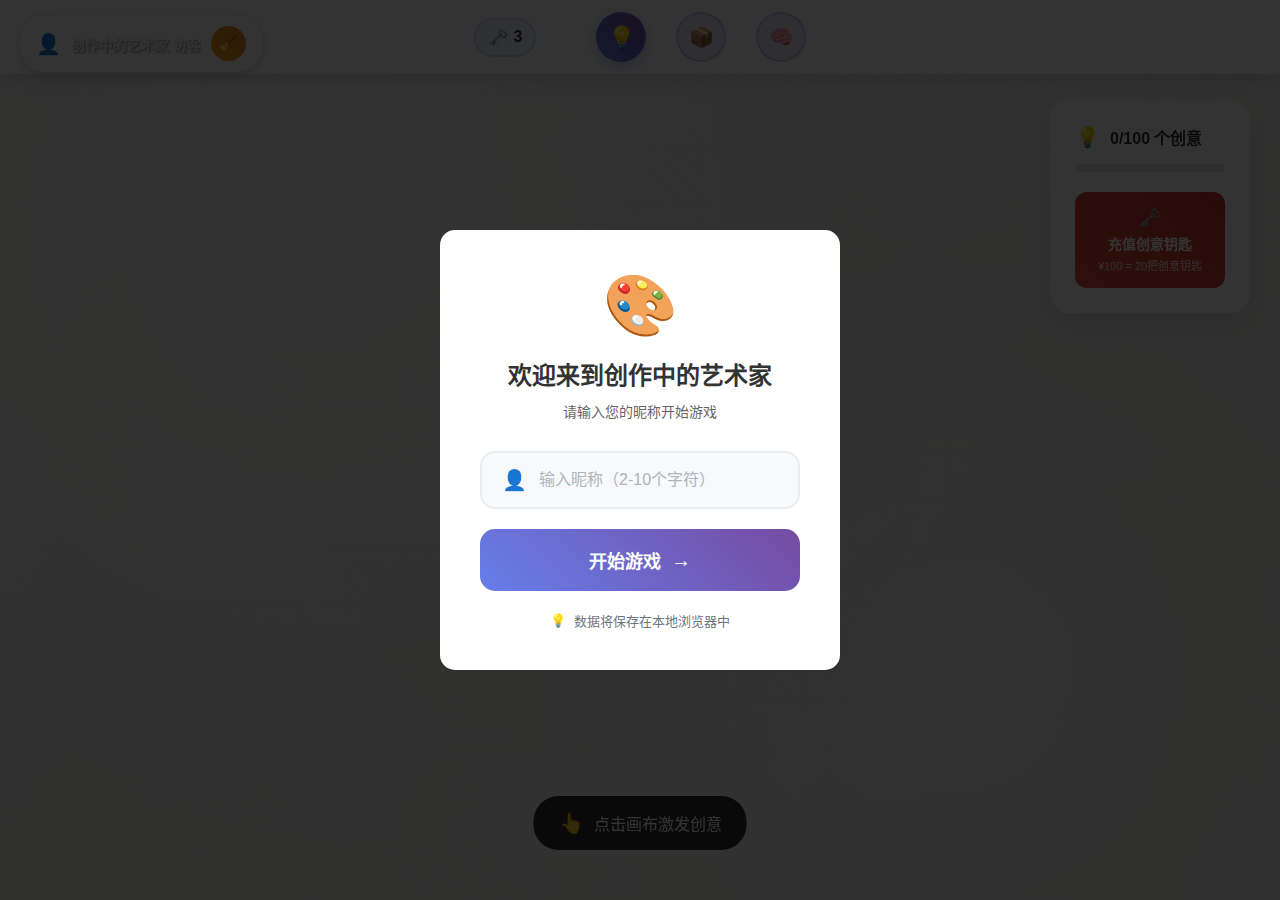
<file: index.html>
<!DOCTYPE html>
<html lang="zh-CN">
<head>
    <meta charset="UTF-8">
    <meta name="viewport" content="width=device-width, initial-scale=1.0, user-scalable=no, maximum-scale=1.0, minimum-scale=1.0">
    <meta name="mobile-web-app-capable" content="yes">
    <meta name="apple-mobile-web-app-capable" content="yes">
    <meta name="apple-mobile-web-app-status-bar-style" content="black-translucent">
    <meta name="format-detection" content="telephone=no">
    <meta name="description" content="创作中的艺术家 - 一个有趣的思维创意收集游戏，通过创作获得钥匙，开启宝箱收集创意作品">
    <meta name="keywords" content="创意游戏,艺术收集,思维训练,创作灵感,AI创作方案">
    <meta name="author" content="Creative Artist Game">
    <meta name="theme-color" content="#667eea">
    <title>创作中的艺术家 - 思维创意收集游戏</title>
    <link rel="stylesheet" href="style.css">
    <link rel="icon" href="data:image/svg+xml,<svg xmlns=%22http://www.w3.org/2000/svg%22 viewBox=%220 0 100 100%22><text y=%22.9em%22 font-size=%2290%22>🎨</text></svg>">
</head>
<body>
    <!-- 顶部状态栏 -->
    <div class="status-bar">
        <div class="status-content">
            <div class="currency-display">
                <div class="currency-item">
                    <span class="currency-icon">🗝️</span>
                    <span class="currency-value" id="tickets">3</span>
                </div>
            </div>
            
            <div class="nav-buttons"></div>
            <button id="work-btn" class="nav-btn active" title="创意工坊">
                <span class="nav-icon">💡</span>
            </button>
            <button id="gacha-nav-btn" class="nav-btn" title="创意宝箱">
                <span class="nav-icon">📦</span>
            </button>
            <button id="gallery-btn" class="nav-btn" title="思维宫殿">
                <span class="nav-icon">🧠</span>
            </button>
            </div>
        </div>
    </div>

    <!-- 工作界面 - 全屏画布 -->
    <div id="work-screen" class="screen active">
        <div class="canvas-workspace" id="canvas-workspace">
            <!-- 画布背景 -->
            <div class="canvas-background">
                <div class="canvas-grid"></div>
            </div>
            
            <!-- 画布内容 - 笔触显示区域 -->
            <div class="canvas-content" id="canvas-content">
                <!-- 笔触将动态添加到这里 -->
            </div>
        </div>
        
        <!-- 画布信息面板 - 移到画布外面 -->
        <div class="canvas-info-panel">
            <div class="info-item">
                <span class="info-icon">💡</span>
                <span class="info-text"><span id="click-count">0</span>/100 个创意</span>
            </div>
            <div class="progress-mini">
                <div id="progress-fill" class="progress-fill-mini"></div>
            </div>

            <button id="buy-keys-premium-btn" class="buy-premium-btn">
                <span class="btn-icon">🗝️</span>
                <span class="btn-text">充值创意钥匙</span>
                <span class="btn-desc">¥100 = 20把创意钥匙</span>
            </button>
        </div>
        
        <!-- 画布提示 -->
        <div class="canvas-hint">
            <span class="hint-icon">👆</span>
            <span class="hint-text">点击画布激发创意</span>
        </div>
    </div>

    <!-- 展厅界面 -->
    <div id="gallery-screen" class="screen">
        <div class="gallery-container">
            <div class="gallery-header">
                <div class="gallery-title">
                    <span class="gallery-icon">🧠</span>
                    <h1>思维宫殿</h1>
                </div>
                
                <div class="collection-stats">
                    <div class="stat-card">
                        <span class="stat-icon">🖼️</span>
                        <span class="stat-number" id="total-artworks">0</span>
                        <span class="stat-label">创意作品</span>
                    </div>
                    <div class="stat-card">
                        <span class="stat-icon">⭐</span>
                        <span class="stat-number" id="rare-artworks">0</span>
                        <span class="stat-label">珍贵创意</span>
                    </div>
                </div>
            </div>
            
            <div class="gallery-main">
                <div class="collection-filter">
                    <button class="filter-btn active" data-filter="all">
                        <span class="filter-icon">🎨</span>
                        <span>全部</span>
                    </button>
                    <button class="filter-btn" data-filter="mythic">
                        <span class="filter-icon">💎</span>
                        <span>神话</span>
                    </button>
                    <button class="filter-btn" data-filter="legendary">
                        <span class="filter-icon">🌟</span>
                        <span>传说</span>
                    </button>
                    <button class="filter-btn" data-filter="epic">
                        <span class="filter-icon">💜</span>
                        <span>史诗</span>
                    </button>
                    <button class="filter-btn" data-filter="rare">
                        <span class="filter-icon">💙</span>
                        <span>稀有</span>
                    </button>
                    <button class="filter-btn" data-filter="common">
                        <span class="filter-icon">⚪</span>
                        <span>普通</span>
                    </button>
                </div>
                
                <div id="collection" class="gallery-grid">
                    <!-- 收藏的艺术品将显示在这里 -->
                </div>
            </div>
        </div>
    </div>

    <!-- 开箱界面 - 全屏木箱 -->
    <div id="gacha-screen" class="screen">
        <div class="fullscreen-crate">
            <!-- 木箱展示区域 -->
            <div id="treasure-chest-area" class="treasure-chest-fullscreen">
                <div class="crate-center">
                    <div id="treasure-chest" class="icon-crate">
                        <div class="crate-icon" id="crate-icon">📦</div>
                        <!-- 封条 - 移除 -->
                        <!-- 钥匙动画 -->
                        <div class="key-animation" id="key-animation">🗝️</div>
                    </div>
                </div>
                
                <!-- 钥匙信息 - 隐藏 -->
                <div class="keys-info" style="display: none;">
                    <div class="keys-available">
                        <span class="keys-icon">🗝️</span>
                        <span class="keys-count" id="keys-count">3</span>
                        <span class="keys-text">把钥匙</span>
                    </div>
                </div>
                
                <!-- 宝箱点击提示 -->
                <div id="crate-click-hint" class="crate-click-hint">
                    <span class="crate-click-hint-icon">🗝️</span>
                    <span>点击宝箱开启</span>
                </div>
            </div>

            <!-- CS风格滚动区域 -->
            <div id="case-opening-area" class="case-opening-fullscreen hidden">
                <div class="opening-title">
                    <h2>🎰 正在开启创意宝箱...</h2>
                </div>
                
                <div class="case-roll-container">
                    <div id="case-items" class="case-items">
                        <!-- 物品将通过JS生成 -->
                    </div>
                    <div class="case-pointer">
                        <div class="pointer-line"></div>
                        <div class="pointer-arrow"></div>
                    </div>
                </div>
                
                <div class="opening-progress">
                    <div class="progress-text">
                        <span class="progress-icon">⏳</span>
                        <span>正在滚动中...</span>
                    </div>
                </div>
            </div>
        </div>
    </div>

    <!-- 结果弹窗 -->
    <div id="result-modal" class="modal hidden">
        <div class="modal-content">
            <div class="result-header">
                <h3 id="result-title">🎉 恭喜获得创意！</div>h3>
            </div>
            <div id="result-artwork" class="result-artwork"></div>
            <button id="close-modal" class="close-button">确定</button>
        </div>
    </div>

    <!-- 用户登录/注册弹窗 -->
    <div id="login-modal" class="modal hidden">
        <div class="modal-content login-content">
            <div class="login-header">
                <span class="login-icon">🎨</span>
                <h2>欢迎来到创作中的艺术家</h2>
                <p>请输入您的昵称开始游戏</p>
            </div>
            <div class="login-form">
                <div class="input-group">
                    <span class="input-icon">👤</span>
                    <input type="text" id="username-input" placeholder="输入昵称（2-10个字符）" maxlength="10">
                </div>
                <button id="login-btn" class="login-button">
                    <span>开始游戏</span>
                    <span class="btn-arrow">→</span>
                </button>
                <div class="login-tip">
                    <span>💡</span>
                    <span>数据将保存在本地浏览器中</span>
                </div>
            </div>
        </div>
    </div>

    <!-- 每日任务弹窗 -->
    <div id="daily-task-modal" class="modal hidden">
        <div class="modal-content daily-content">
            <div class="daily-header">
                <span class="daily-icon">🧹</span>
                <h2>每日打扫任务</h2>
                <p>整理思维空间，获得丰厚奖励！</p>
            </div>
            <div class="daily-reward">
                <div class="reward-display">
                    <span class="reward-icon">🗝️</span>
                    <span class="reward-amount">×5</span>
                </div>
                <p class="reward-text">完成任务可获得5把创意钥匙</p>
            </div>
            <div class="daily-task-area" id="daily-task-area">
                <div class="dust-particles" id="dust-particles">
                    <!-- 灰尘粒子将通过JS生成 -->
                </div>
            </div>
            <div class="daily-progress">
                <div class="daily-progress-bar">
                    <div id="daily-progress-fill" class="daily-progress-fill"></div>
                </div>
                <span id="daily-progress-text">0/20</span>
            </div>
            <button id="skip-daily-btn" class="skip-button">跳过</button>
        </div>
    </div>

    <!-- 购买钥匙弹窗 -->
    <div id="key-purchase-modal" class="modal hidden">
        <div class="modal-content key-purchase-content">
            <div class="purchase-header">
                <span class="purchase-icon">🗝️</span>
                <h2>充值创意钥匙</h2>
                <p>选择支付方式，快速获得创意钥匙</p>
            </div>
            
            <div class="key-package">
                <div class="package-showcase">
                    <div class="package-icon">🗝️</div>
                    <div class="package-title">创意钥匙礼包</div>
                    <div class="package-amount">20 把创意钥匙</div>
                    <div class="package-price">¥100</div>
                    <div class="package-value">超值优惠！</div>
                </div>
            </div>
            
            <div class="payment-methods">
                <h3>选择支付方式</h3>
                <div class="payment-options">
                    <button class="payment-btn active" data-method="alipay">
                        <span class="payment-icon">💙</span>
                        <span>支付宝</span>
                    </button>
                    <button class="payment-btn" data-method="wechat">
                        <span class="payment-icon">💚</span>
                        <span>微信支付</span>
                    </button>
                </div>
            </div>
            
            <div class="purchase-actions">
                <button id="confirm-key-purchase-btn" class="confirm-purchase-btn">
                    <span class="btn-icon">🔒</span>
                    <span class="btn-text">立即支付 ¥100</span>
                </button>
                <button id="cancel-key-purchase-btn" class="cancel-purchase-btn">取消</button>
            </div>
        </div>
    </div>

    <!-- 二维码支付弹窗 -->
    <div id="qr-payment-modal" class="modal hidden">
        <div class="modal-content qr-payment-content">
            <div class="qr-header">
                <span class="qr-icon" id="qr-payment-icon">💙</span>
                <h2 id="qr-payment-title">支付宝支付</h2>
                <p>请使用手机扫描二维码完成支付</p>
            </div>
            
            <div class="qr-code-container">
                <div class="qr-code" id="qr-code">
                    <!-- 二维码将在这里生成 -->
                    <div class="qr-placeholder">
                        <div class="qr-squares">
                            <div class="qr-square"></div>
                            <div class="qr-square"></div>
                            <div class="qr-square"></div>
                            <div class="qr-square"></div>
                            <div class="qr-square"></div>
                            <div class="qr-square"></div>
                            <div class="qr-square"></div>
                            <div class="qr-square"></div>
                            <div class="qr-square"></div>
                        </div>
                        <div class="qr-center-logo" id="qr-center-logo">💙</div>
                    </div>
                </div>
                <div class="qr-amount">¥100.00</div>
            </div>
            
            <div class="qr-instructions">
                <div class="instruction-item">
                    <span class="instruction-icon">📱</span>
                    <span>打开<span id="payment-app-name">支付宝</span>APP</span>
                </div>
                <div class="instruction-item">
                    <span class="instruction-icon">📷</span>
                    <span>扫描上方二维码</span>
                </div>
                <div class="instruction-item">
                    <span class="instruction-icon">💰</span>
                    <span>确认支付¥100</span>
                </div>
            </div>
            
            <div class="qr-status">
                <div class="status-text">等待支付中...</div>
                <div class="status-timer">剩余时间：<span id="payment-timer">05:00</span></div>
            </div>
            
            <div class="qr-actions">
                <button id="refresh-qr-btn" class="refresh-btn">
                    <span>🔄</span>
                    <span>刷新二维码</span>
                </button>
                <button id="cancel-qr-payment-btn" class="cancel-btn">取消支付</button>
            </div>
        </div>
    </div>



    <!-- 用户信息显示 -->
    <div class="user-info" id="user-info">
        <span class="user-avatar">👤</span>
        <span class="user-name" id="user-name">访客</span>
        <button class="daily-task-btn" id="daily-task-btn" title="每日任务">
            <span>🧹</span>
        </button>
    </div>

    <!-- 手机端钥匙显示 -->
    <div class="mobile-keys-display" id="mobile-keys-display">
        <span class="currency-icon">🗝️</span>
        <span class="currency-value" id="mobile-tickets">3</span>
    </div>

    <!-- 手机端导航按钮 -->
    <div class="mobile-nav-buttons" id="mobile-nav-buttons">
        <button id="mobile-work-btn" class="nav-btn active" title="创意工坊">
            <span class="nav-icon">💡</span>
        </button>
        <button id="mobile-gacha-nav-btn" class="nav-btn" title="创意宝箱">
            <span class="nav-icon">📦</span>
        </button>
        <button id="mobile-gallery-btn" class="nav-btn" title="思维宫殿">
            <span class="nav-icon">🧠</span>
        </button>
    </div>

    <script src="script.js"></script>
</body>
</html>
</file>
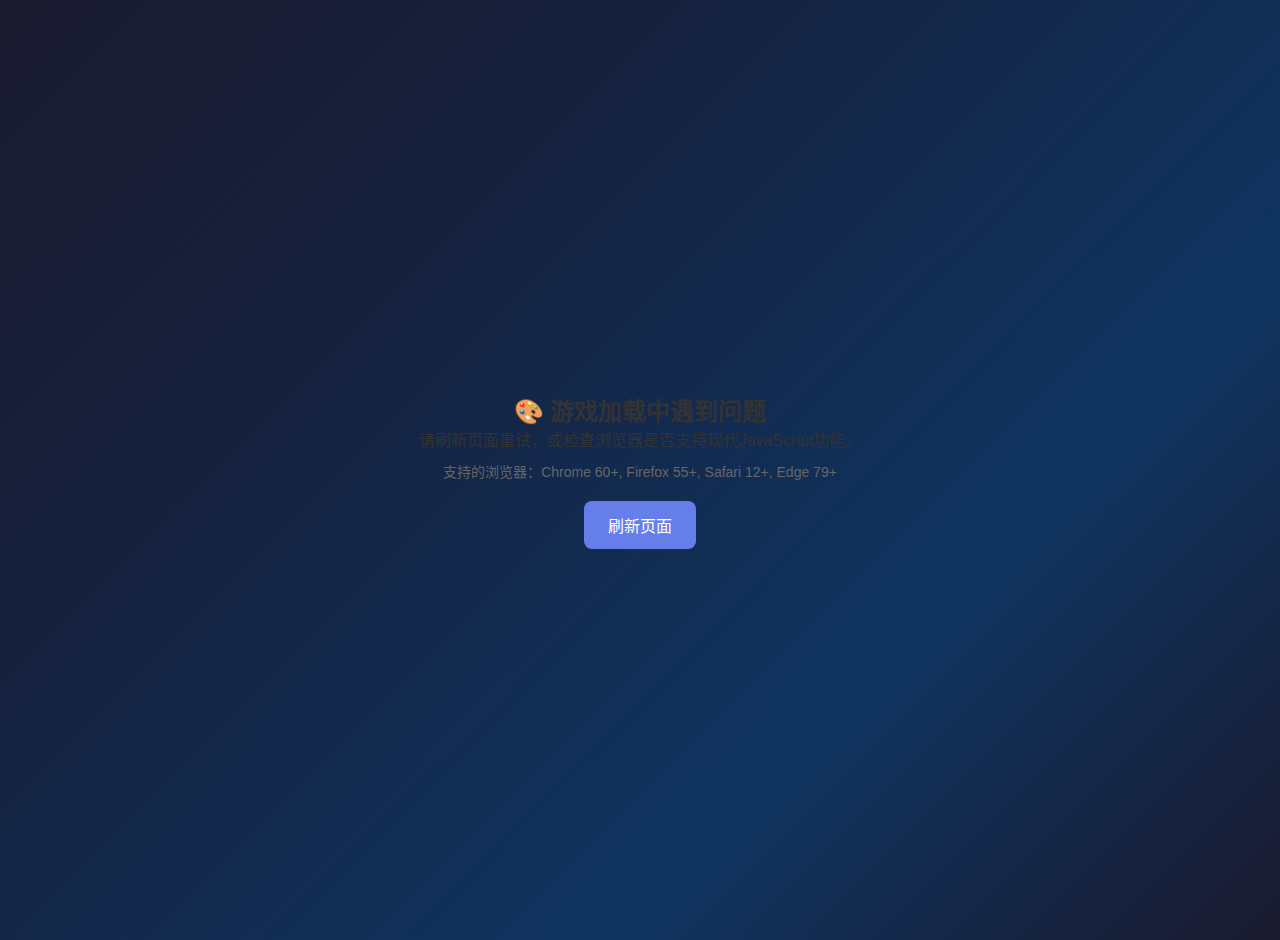
<file: card-expansion-test.html>
<!DOCTYPE html>
<html lang="zh-CN">
<head>
    <meta charset="UTF-8">
    <meta name="viewport" content="width=device-width, initial-scale=1.0">
    <title>卡片展开功能测试</title>
    <link rel="stylesheet" href="style.css">
    <style>
        body {
            padding: 20px;
            background: linear-gradient(135deg, #1a1a2e 0%, #16213e 30%, #0f3460 70%, #1a1a2e 100%);
            min-height: 100vh;
        }
        .test-container {
            max-width: 800px;
            margin: 0 auto;
            padding: 20px;
        }
        .test-header {
            text-align: center;
            color: white;
            margin-bottom: 30px;
        }
        .test-gallery {
            display: grid;
            grid-template-columns: repeat(auto-fill, minmax(200px, 1fr));
            gap: 20px;
        }
        .test-card {
            background: linear-gradient(135deg, rgba(255, 255, 255, 0.1) 0%, rgba(255, 255, 255, 0.05) 100%);
            border: 2px solid rgba(138, 43, 226, 0.2);
            border-radius: 15px;
            padding: 20px;
            text-align: center;
            box-shadow: 0 8px 25px rgba(0, 0, 0, 0.3);
            transition: all 0.4s ease;
            cursor: pointer;
            backdrop-filter: blur(10px);
        }
        .test-card:hover {
            transform: translateY(-5px);
            border-color: rgba(138, 43, 226, 0.5);
        }
        .test-card .artwork-icon {
            font-size: 60px;
            margin-bottom: 15px;
        }
        .test-card .artwork-name {
            color: #e6e6fa;
            font-weight: bold;
            margin-bottom: 8px;
        }
        .test-card .artwork-rarity {
            font-size: 12px;
            padding: 2px 8px;
            border-radius: 12px;
            color: white;
        }
        .test-instructions {
            background: rgba(255, 255, 255, 0.1);
            padding: 20px;
            border-radius: 10px;
            margin-bottom: 30px;
            color: white;
        }
    </style>
</head>
<body>
    <div class="test-container">
        <div class="test-header">
            <h1>🧪 卡片展开功能测试</h1>
            <p>点击任意卡片测试展开和关闭功能</p>
        </div>
        
        <div class="test-instructions">
            <h3>测试说明：</h3>
            <ul>
                <li>✅ 点击卡片应该展开到页面中心</li>
                <li>✅ 点击背景应该关闭卡片</li>
                <li>✅ 点击关闭按钮应该关闭卡片</li>
                <li>✅ 点击卡片内容区域应该关闭卡片</li>
                <li>✅ 按ESC键应该关闭卡片</li>
                <li>✅ 移动端触摸事件应该正常工作</li>
                <li>✅ 提示文字应该显示并有淡入淡出动画</li>
            </ul>
        </div>
        
        <div class="test-gallery">
            <div class="test-card" data-rarity="mythic">
                <div class="artwork-icon">👸</div>
                <div class="artwork-name">蒙娜丽莎</div>
                <span class="artwork-rarity rarity-mythic">神话</span>
            </div>
            
            <div class="test-card" data-rarity="legendary">
                <div class="artwork-icon">🌌</div>
                <div class="artwork-name">星夜</div>
                <span class="artwork-rarity rarity-legendary">传说</span>
            </div>
            
            <div class="test-card" data-rarity="epic">
                <div class="artwork-icon">🗿</div>
                <div class="artwork-name">大卫像</div>
                <span class="artwork-rarity rarity-epic">史诗</span>
            </div>
            
            <div class="test-card" data-rarity="rare">
                <div class="artwork-icon">🗽</div>
                <div class="artwork-name">自由女神</div>
                <span class="artwork-rarity rarity-rare">稀有</span>
            </div>
            
            <div class="test-card" data-rarity="common">
                <div class="artwork-icon">🎨</div>
                <div class="artwork-name">抽象画A</div>
                <span class="artwork-rarity rarity-common">普通</span>
            </div>
        </div>
    </div>

    <script src="script.js"></script>
    <script>
        // 测试数据
        const testArtworks = [
            { id: 1, name: "蒙娜丽莎", rarity: "mythic", icon: "👸", obtainedAt: new Date().toISOString() },
            { id: 2, name: "星夜", rarity: "legendary", icon: "🌌", obtainedAt: new Date().toISOString() },
            { id: 3, name: "大卫像", rarity: "epic", icon: "🗿", obtainedAt: new Date().toISOString() },
            { id: 4, name: "自由女神", rarity: "rare", icon: "🗽", obtainedAt: new Date().toISOString() },
            { id: 5, name: "抽象画A", rarity: "common", icon: "🎨", obtainedAt: new Date().toISOString() }
        ];
        
        // 等待页面加载完成
        document.addEventListener('DOMContentLoaded', function() {
            console.log('测试页面加载完成');
            
            // 为每个测试卡片添加点击事件
            const testCards = document.querySelectorAll('.test-card');
            testCards.forEach((card, index) => {
                const artwork = testArtworks[index];
                card.addEventListener('click', () => {
                    console.log('点击测试卡片:', artwork.name);
                    showCardExpansion(card, artwork);
                });
            });
            
            console.log('已为', testCards.length, '个卡片添加点击事件');
        });
        
        // 测试函数
        window.testCardExpansion = function() {
            const firstCard = document.querySelector('.test-card');
            const firstArtwork = testArtworks[0];
            if (firstCard && firstArtwork) {
                console.log('手动测试卡片展开');
                showCardExpansion(firstCard, firstArtwork);
            }
        };
        
        console.log('卡片展开测试页面已准备就绪');
        console.log('可以在控制台运行 testCardExpansion() 进行手动测试');
    </script>
</body>
</html>
</file>
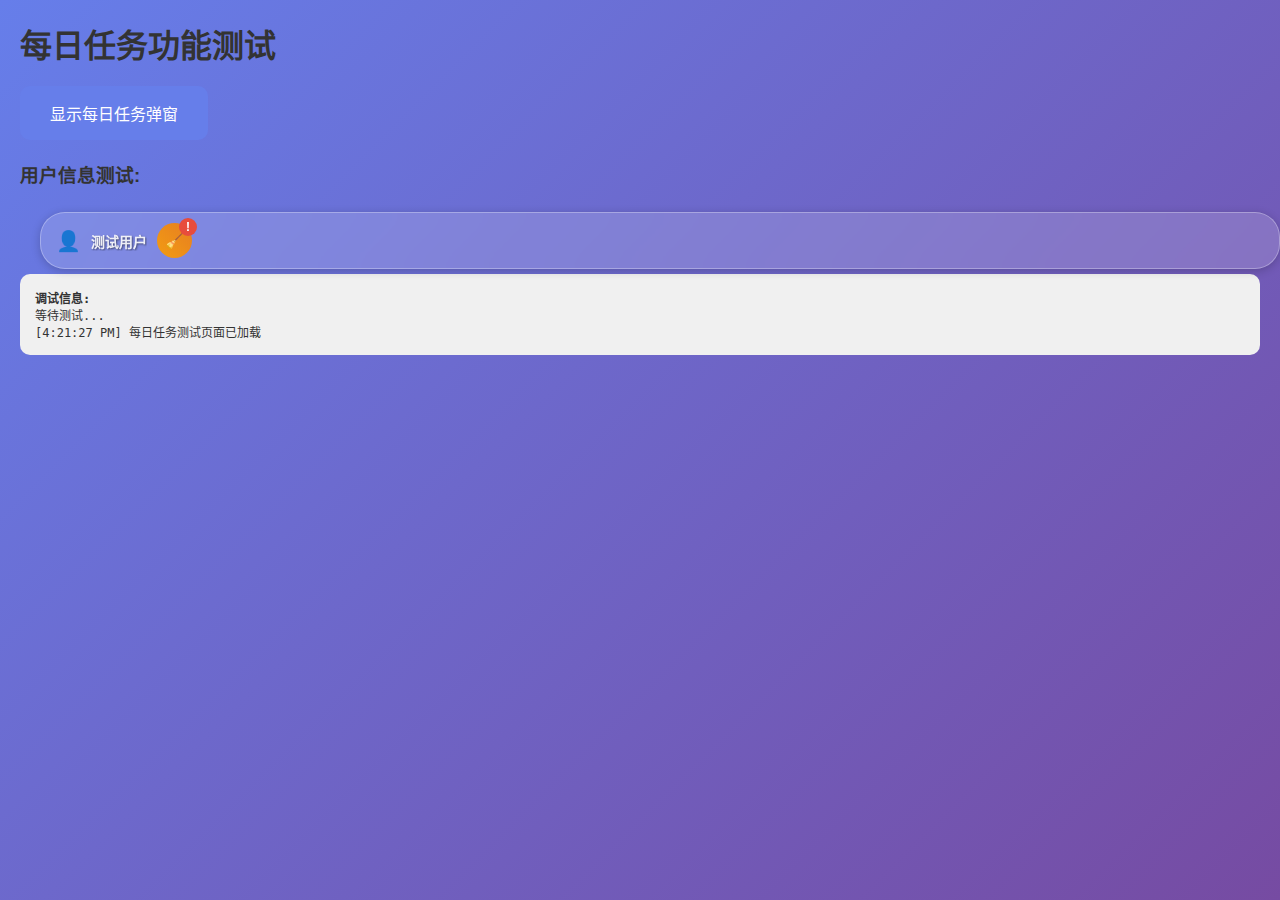
<file: daily-task-test.html>
<!DOCTYPE html>
<html lang="zh-CN">
<head>
    <meta charset="UTF-8">
    <meta name="viewport" content="width=device-width, initial-scale=1.0">
    <title>每日任务测试</title>
    <link rel="stylesheet" href="style.css">
</head>
<body>
    <div style="padding: 20px;">
        <h1>每日任务功能测试</h1>
        
        <div style="margin: 20px 0;">
            <button onclick="testShowModal()" style="padding: 15px 30px; background: #667eea; color: white; border: none; border-radius: 10px; cursor: pointer; font-size: 16px;">
                显示每日任务弹窗
            </button>
        </div>
        
        <div style="margin: 20px 0;">
            <h3>用户信息测试:</h3>
            <div class="user-info" style="position: relative; display: flex; margin: 10px 0;">
                <span class="user-avatar">👤</span>
                <span class="user-name">测试用户</span>
                <button class="daily-task-btn has-reward" onclick="testShowModal()">
                    <span>🧹</span>
                </button>
            </div>
        </div>
        
        <div id="debug-info" style="background: #f0f0f0; padding: 15px; border-radius: 10px; margin: 20px 0; font-family: monospace; font-size: 12px;">
            <h4>调试信息:</h4>
            <div id="debug-content">等待测试...</div>
        </div>
    </div>

    <!-- 每日任务弹窗 -->
    <div id="daily-task-modal" class="modal hidden">
        <div class="modal-content daily-content">
            <div class="daily-header">
                <span class="daily-icon">🧹</span>
                <h2>每日打扫任务</h2>
                <p>整理思维空间，获得丰厚奖励！</p>
            </div>
            <div class="daily-reward">
                <div class="reward-display">
                    <span class="reward-icon">🗝️</span>
                    <span class="reward-amount">×5</span>
                </div>
                <p class="reward-text">完成任务可获得5把创意钥匙</p>
            </div>
            <div class="daily-task-area" id="daily-task-area">
                <div class="dust-particles" id="dust-particles">
                    <!-- 灰尘粒子将通过JS生成 -->
                </div>
            </div>
            <div class="daily-progress">
                <div class="daily-progress-bar">
                    <div id="daily-progress-fill" class="daily-progress-fill"></div>
                </div>
                <span id="daily-progress-text">0/20</span>
            </div>
            <button id="skip-daily-btn" class="skip-button">跳过</button>
        </div>
    </div>

    <script>
        // 简化的游戏状态
        let dailyTaskState = {
            dustCleaned: 0,
            totalDust: 15,
            isCompleted: false
        };
        
        let userState = {
            lastDailyTask: null,
            isLoggedIn: true
        };

        // DOM 元素
        const elements = {
            dailyTaskModal: document.getElementById('daily-task-modal'),
            dailyTaskArea: document.getElementById('daily-task-area'),
            dustParticles: document.getElementById('dust-particles'),
            dailyProgressFill: document.getElementById('daily-progress-fill'),
            dailyProgressText: document.getElementById('daily-progress-text'),
            skipDailyBtn: document.getElementById('skip-daily-btn')
        };

        function log(message) {
            const debugContent = document.getElementById('debug-content');
            const time = new Date().toLocaleTimeString();
            debugContent.innerHTML += `<div>[${time}] ${message}</div>`;
            console.log(message);
        }

        function testShowModal() {
            log('开始测试显示每日任务弹窗');
            
            // 检查DOM元素
            if (!elements.dailyTaskModal) {
                log('错误: 每日任务弹窗元素未找到');
                return;
            }
            log('✓ 每日任务弹窗元素找到');
            
            if (!elements.dustParticles) {
                log('错误: 灰尘粒子容器未找到');
                return;
            }
            log('✓ 灰尘粒子容器找到');
            
            // 重置任务状态
            dailyTaskState.dustCleaned = 0;
            dailyTaskState.isCompleted = false;
            log('✓ 任务状态已重置');
            
            // 生成灰尘
            generateDust();
            log('✓ 灰尘已生成');
            
            // 更新进度显示
            updateDailyProgress();
            log('✓ 进度已更新');
            
            // 显示弹窗
            elements.dailyTaskModal.classList.remove('hidden');
            elements.dailyTaskModal.style.display = 'flex';
            log('✓ 弹窗已显示');
        }

        function generateDust() {
            if (!elements.dustParticles) {
                log('错误: 无法生成灰尘，容器不存在');
                return;
            }
            
            elements.dustParticles.innerHTML = '';
            
            const isMobileDevice = window.innerWidth <= 768;
            const dustCount = isMobileDevice ? 10 : 15;
            const baseSize = isMobileDevice ? 20 : 25;
            
            log(`生成 ${dustCount} 个灰尘粒子`);
            
            for (let i = 0; i < dustCount; i++) {
                const dust = document.createElement('div');
                dust.className = 'dust';
                dust.style.left = `${Math.random() * 80 + 10}%`;
                dust.style.top = `${Math.random() * 70 + 15}%`;
                dust.style.animationDelay = `${Math.random() * 2}s`;
                
                const size = Math.random() * 15 + baseSize;
                dust.style.width = `${size}px`;
                dust.style.height = `${size}px`;
                
                dust.style.padding = isMobileDevice ? '15px' : '10px';
                dust.style.margin = isMobileDevice ? '-15px' : '-10px';
                
                dust.addEventListener('click', () => cleanDust(dust));
                dust.addEventListener('touchstart', (e) => {
                    e.preventDefault();
                    cleanDust(dust);
                });
                
                elements.dustParticles.appendChild(dust);
            }
            
            dailyTaskState.totalDust = dustCount;
        }

        function cleanDust(dustElement) {
            if (dustElement.classList.contains('cleaned')) return;
            
            dustElement.classList.add('cleaned');
            dailyTaskState.dustCleaned++;
            
            log(`清扫了一个灰尘，进度: ${dailyTaskState.dustCleaned}/${dailyTaskState.totalDust}`);
            
            updateDailyProgress();
            
            if (dailyTaskState.dustCleaned >= dailyTaskState.totalDust) {
                completeDailyTask();
            }
        }

        function updateDailyProgress() {
            const progress = (dailyTaskState.dustCleaned / dailyTaskState.totalDust) * 100;
            
            if (elements.dailyProgressFill) {
                elements.dailyProgressFill.style.width = `${progress}%`;
            }
            
            if (elements.dailyProgressText) {
                elements.dailyProgressText.textContent = `${dailyTaskState.dustCleaned}/${dailyTaskState.totalDust}`;
            }
        }

        function completeDailyTask() {
            dailyTaskState.isCompleted = true;
            log('🎉 每日任务完成！');
            
            setTimeout(() => {
                elements.dailyTaskModal.classList.add('hidden');
                alert('🎉 每日任务完成！获得5把创意钥匙！');
            }, 500);
        }

        // 绑定跳过按钮
        if (elements.skipDailyBtn) {
            elements.skipDailyBtn.addEventListener('click', () => {
                elements.dailyTaskModal.classList.add('hidden');
                log('用户跳过了每日任务');
            });
        }

        // 点击背景关闭弹窗
        if (elements.dailyTaskModal) {
            elements.dailyTaskModal.addEventListener('click', (e) => {
                if (e.target === elements.dailyTaskModal) {
                    elements.dailyTaskModal.classList.add('hidden');
                    log('点击背景关闭弹窗');
                }
            });
        }

        log('每日任务测试页面已加载');
    </script>
</body>
</html>
</file>
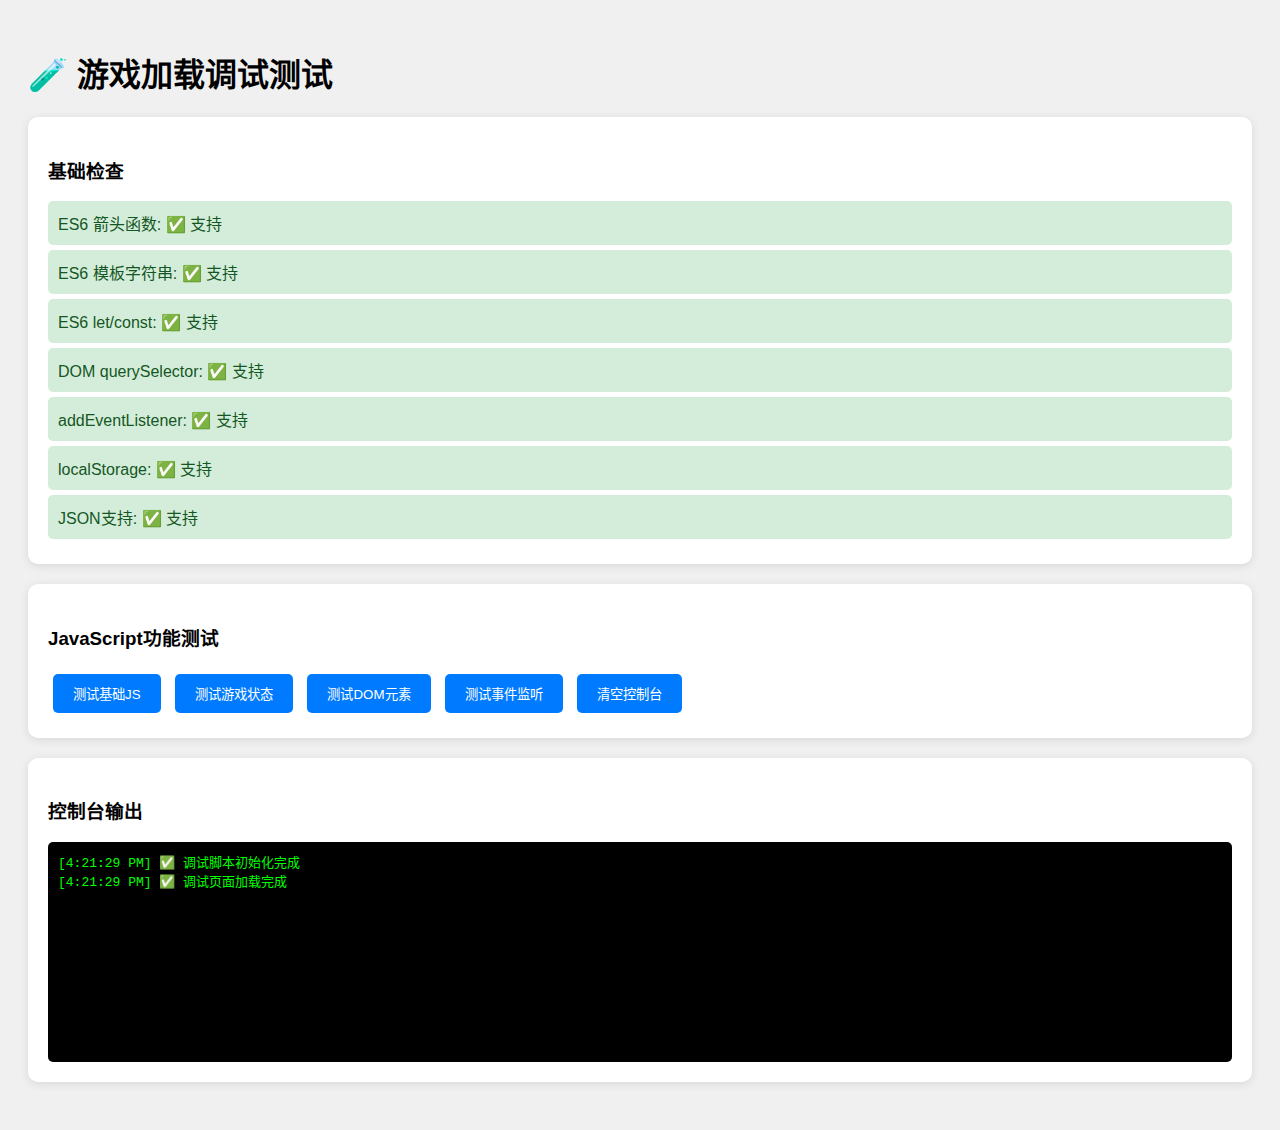
<file: debug-test.html>
<!DOCTYPE html>
<html lang="zh-CN">
<head>
    <meta charset="UTF-8">
    <meta name="viewport" content="width=device-width, initial-scale=1.0">
    <title>游戏调试测试</title>
    <style>
        body {
            font-family: Arial, sans-serif;
            padding: 20px;
            background: #f0f0f0;
        }
        .debug-panel {
            background: white;
            padding: 20px;
            border-radius: 10px;
            margin-bottom: 20px;
            box-shadow: 0 2px 10px rgba(0,0,0,0.1);
        }
        .status {
            padding: 10px;
            margin: 5px 0;
            border-radius: 5px;
        }
        .success { background: #d4edda; color: #155724; }
        .error { background: #f8d7da; color: #721c24; }
        .warning { background: #fff3cd; color: #856404; }
        .info { background: #d1ecf1; color: #0c5460; }
        button {
            padding: 10px 20px;
            margin: 5px;
            border: none;
            border-radius: 5px;
            cursor: pointer;
            background: #007bff;
            color: white;
        }
        button:hover { background: #0056b3; }
        #console-output {
            background: #000;
            color: #0f0;
            padding: 10px;
            border-radius: 5px;
            font-family: monospace;
            height: 200px;
            overflow-y: auto;
            white-space: pre-wrap;
        }
    </style>
</head>
<body>
    <h1>🧪 游戏加载调试测试</h1>
    
    <div class="debug-panel">
        <h3>基础检查</h3>
        <div id="basic-checks"></div>
    </div>
    
    <div class="debug-panel">
        <h3>JavaScript功能测试</h3>
        <button onclick="testBasicJS()">测试基础JS</button>
        <button onclick="testGameState()">测试游戏状态</button>
        <button onclick="testDOMElements()">测试DOM元素</button>
        <button onclick="testEventListeners()">测试事件监听</button>
        <button onclick="clearConsole()">清空控制台</button>
        <div id="js-tests"></div>
    </div>
    
    <div class="debug-panel">
        <h3>控制台输出</h3>
        <div id="console-output"></div>
    </div>

    <script>
        // 重写console.log来显示在页面上
        const originalLog = console.log;
        const originalError = console.error;
        const consoleOutput = document.getElementById('console-output');
        
        function addToConsole(message, type = 'log') {
            const timestamp = new Date().toLocaleTimeString();
            const prefix = type === 'error' ? '❌' : type === 'warn' ? '⚠️' : '✅';
            consoleOutput.textContent += `[${timestamp}] ${prefix} ${message}\n`;
            consoleOutput.scrollTop = consoleOutput.scrollHeight;
        }
        
        console.log = function(...args) {
            originalLog.apply(console, args);
            addToConsole(args.join(' '), 'log');
        };
        
        console.error = function(...args) {
            originalError.apply(console, args);
            addToConsole(args.join(' '), 'error');
        };
        
        // 基础检查
        function runBasicChecks() {
            const checks = document.getElementById('basic-checks');
            let html = '';
            
            // 检查浏览器支持
            const features = {
                'ES6 箭头函数': () => eval('(() => true)()'),
                'ES6 模板字符串': () => eval('`test` === "test"'),
                'ES6 let/const': () => { try { eval('let x = 1; const y = 2;'); return true; } catch(e) { return false; } },
                'DOM querySelector': () => typeof document.querySelector === 'function',
                'addEventListener': () => typeof document.addEventListener === 'function',
                'localStorage': () => typeof localStorage !== 'undefined',
                'JSON支持': () => typeof JSON !== 'undefined'
            };
            
            for (const [name, test] of Object.entries(features)) {
                try {
                    const result = test();
                    const status = result ? 'success' : 'error';
                    html += `<div class="status ${status}">${name}: ${result ? '✅ 支持' : '❌ 不支持'}</div>`;
                } catch (error) {
                    html += `<div class="status error">${name}: ❌ 错误 - ${error.message}</div>`;
                }
            }
            
            checks.innerHTML = html;
        }
        
        // 测试基础JavaScript
        function testBasicJS() {
            console.log('开始测试基础JavaScript功能...');
            
            try {
                // 测试基本语法
                const testArray = [1, 2, 3];
                const testObject = { a: 1, b: 2 };
                const testArrow = () => 'arrow function works';
                
                console.log('数组测试:', testArray.length === 3 ? '通过' : '失败');
                console.log('对象测试:', testObject.a === 1 ? '通过' : '失败');
                console.log('箭头函数测试:', testArrow() === 'arrow function works' ? '通过' : '失败');
                
                // 测试模板字符串
                const name = 'Test';
                const template = `Hello ${name}`;
                console.log('模板字符串测试:', template === 'Hello Test' ? '通过' : '失败');
                
                console.log('✅ 基础JavaScript功能正常');
            } catch (error) {
                console.error('❌ 基础JavaScript测试失败:', error.message);
            }
        }
        
        // 测试游戏状态
        function testGameState() {
            console.log('开始测试游戏状态...');
            
            try {
                // 模拟游戏状态
                const testUserState = {
                    username: 'TestUser',
                    isLoggedIn: false
                };
                
                const testGameState = {
                    tickets: 3,
                    clickCount: 0,
                    collection: []
                };
                
                console.log('用户状态创建:', testUserState.username === 'TestUser' ? '通过' : '失败');
                console.log('游戏状态创建:', testGameState.tickets === 3 ? '通过' : '失败');
                
                console.log('✅ 游戏状态测试正常');
            } catch (error) {
                console.error('❌ 游戏状态测试失败:', error.message);
            }
        }
        
        // 测试DOM元素
        function testDOMElements() {
            console.log('开始测试DOM元素...');
            
            try {
                // 测试基本DOM操作
                const testDiv = document.createElement('div');
                testDiv.id = 'test-element';
                testDiv.textContent = 'Test Element';
                document.body.appendChild(testDiv);
                
                const found = document.getElementById('test-element');
                console.log('DOM元素创建:', found !== null ? '通过' : '失败');
                console.log('DOM元素内容:', found.textContent === 'Test Element' ? '通过' : '失败');
                
                // 清理
                document.body.removeChild(testDiv);
                console.log('DOM元素清理:', document.getElementById('test-element') === null ? '通过' : '失败');
                
                console.log('✅ DOM元素测试正常');
            } catch (error) {
                console.error('❌ DOM元素测试失败:', error.message);
            }
        }
        
        // 测试事件监听
        function testEventListeners() {
            console.log('开始测试事件监听...');
            
            try {
                let eventFired = false;
                
                const testButton = document.createElement('button');
                testButton.textContent = 'Test Button';
                
                const testHandler = () => {
                    eventFired = true;
                    console.log('事件处理器被调用');
                };
                
                testButton.addEventListener('click', testHandler);
                document.body.appendChild(testButton);
                
                // 模拟点击
                testButton.click();
                
                console.log('事件监听器:', eventFired ? '通过' : '失败');
                
                // 清理
                testButton.removeEventListener('click', testHandler);
                document.body.removeChild(testButton);
                
                console.log('✅ 事件监听测试正常');
            } catch (error) {
                console.error('❌ 事件监听测试失败:', error.message);
            }
        }
        
        function clearConsole() {
            consoleOutput.textContent = '';
        }
        
        // 页面加载时运行基础检查
        document.addEventListener('DOMContentLoaded', function() {
            console.log('调试页面加载完成');
            runBasicChecks();
        });
        
        // 捕获未处理的错误
        window.addEventListener('error', function(event) {
            console.error('未捕获的错误:', event.error.message);
            console.error('文件:', event.filename);
            console.error('行号:', event.lineno);
        });
        
        console.log('调试脚本初始化完成');
    </script>
</body>
</html>
</file>
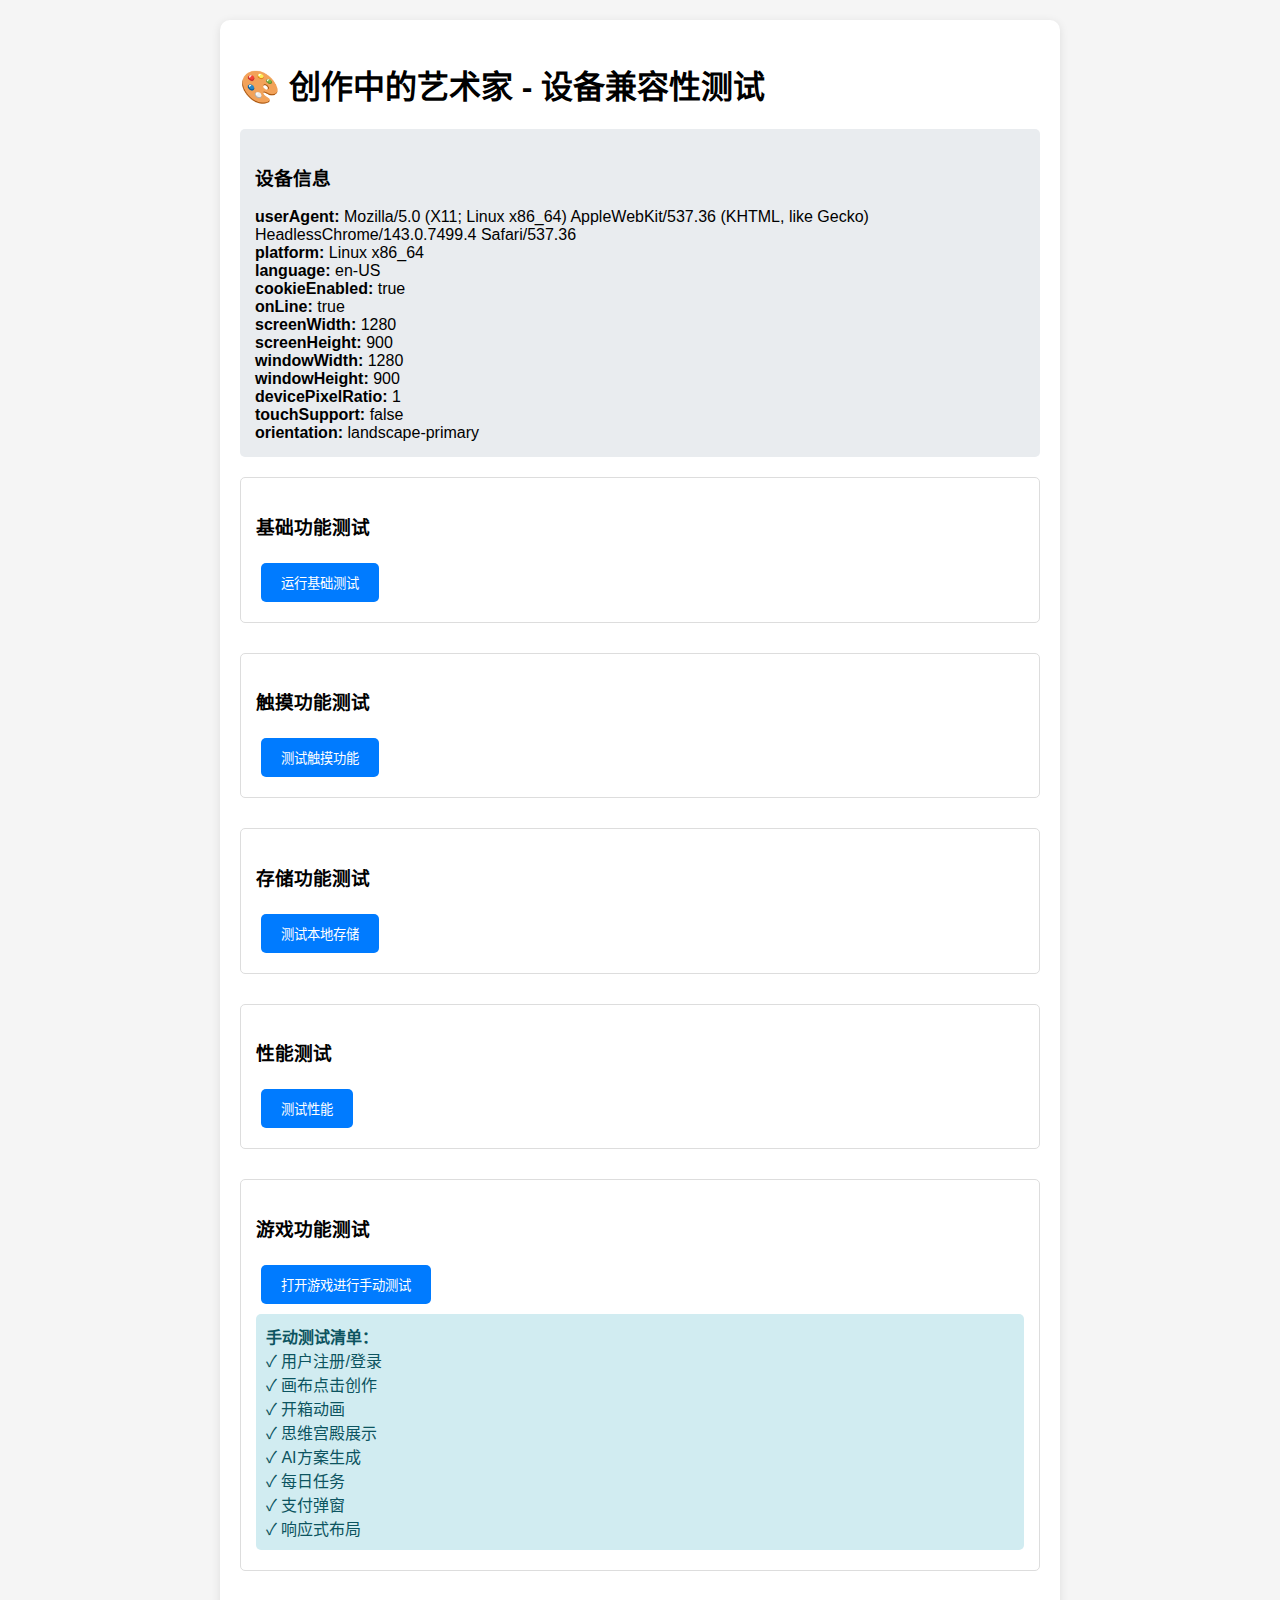
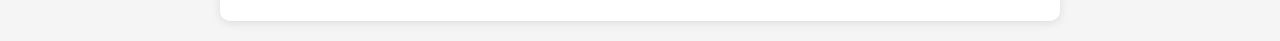
<file: device-test.html>
<!DOCTYPE html>
<html lang="zh-CN">
<head>
    <meta charset="UTF-8">
    <meta name="viewport" content="width=device-width, initial-scale=1.0">
    <title>设备兼容性测试 - 创作中的艺术家</title>
    <style>
        body {
            font-family: Arial, sans-serif;
            margin: 0;
            padding: 20px;
            background: #f5f5f5;
        }
        .test-container {
            max-width: 800px;
            margin: 0 auto;
            background: white;
            padding: 20px;
            border-radius: 10px;
            box-shadow: 0 2px 10px rgba(0,0,0,0.1);
        }
        .test-section {
            margin-bottom: 30px;
            padding: 15px;
            border: 1px solid #ddd;
            border-radius: 5px;
        }
        .test-result {
            padding: 10px;
            margin: 5px 0;
            border-radius: 5px;
        }
        .pass { background: #d4edda; color: #155724; }
        .fail { background: #f8d7da; color: #721c24; }
        .info { background: #d1ecf1; color: #0c5460; }
        button {
            background: #007bff;
            color: white;
            border: none;
            padding: 10px 20px;
            border-radius: 5px;
            cursor: pointer;
            margin: 5px;
        }
        button:hover { background: #0056b3; }
        .device-info {
            background: #e9ecef;
            padding: 15px;
            border-radius: 5px;
            margin-bottom: 20px;
        }
    </style>
</head>
<body>
    <div class="test-container">
        <h1>🎨 创作中的艺术家 - 设备兼容性测试</h1>
        
        <div class="device-info">
            <h3>设备信息</h3>
            <div id="device-info"></div>
        </div>

        <div class="test-section">
            <h3>基础功能测试</h3>
            <button onclick="testBasicFeatures()">运行基础测试</button>
            <div id="basic-results"></div>
        </div>

        <div class="test-section">
            <h3>触摸功能测试</h3>
            <button onclick="testTouchFeatures()">测试触摸功能</button>
            <div id="touch-results"></div>
        </div>

        <div class="test-section">
            <h3>存储功能测试</h3>
            <button onclick="testStorageFeatures()">测试本地存储</button>
            <div id="storage-results"></div>
        </div>

        <div class="test-section">
            <h3>性能测试</h3>
            <button onclick="testPerformance()">测试性能</button>
            <div id="performance-results"></div>
        </div>

        <div class="test-section">
            <h3>游戏功能测试</h3>
            <button onclick="window.open('index.html', '_blank')">打开游戏进行手动测试</button>
            <div class="test-result info">
                <strong>手动测试清单：</strong><br>
                ✓ 用户注册/登录<br>
                ✓ 画布点击创作<br>
                ✓ 开箱动画<br>
                ✓ 思维宫殿展示<br>
                ✓ AI方案生成<br>
                ✓ 每日任务<br>
                ✓ 支付弹窗<br>
                ✓ 响应式布局
            </div>
        </div>
    </div>

    <script>
        // 显示设备信息
        function showDeviceInfo() {
            const info = {
                userAgent: navigator.userAgent,
                platform: navigator.platform,
                language: navigator.language,
                cookieEnabled: navigator.cookieEnabled,
                onLine: navigator.onLine,
                screenWidth: screen.width,
                screenHeight: screen.height,
                windowWidth: window.innerWidth,
                windowHeight: window.innerHeight,
                devicePixelRatio: window.devicePixelRatio || 1,
                touchSupport: 'ontouchstart' in window,
                orientation: screen.orientation ? screen.orientation.type : 'unknown'
            };

            document.getElementById('device-info').innerHTML = Object.entries(info)
                .map(([key, value]) => `<strong>${key}:</strong> ${value}`)
                .join('<br>');
        }

        // 基础功能测试
        function testBasicFeatures() {
            const results = [];
            const container = document.getElementById('basic-results');

            // JavaScript支持
            results.push({
                test: 'JavaScript ES6支持',
                pass: typeof Promise !== 'undefined' && typeof Map !== 'undefined',
                message: 'ES6 Promise和Map支持'
            });

            // CSS支持
            results.push({
                test: 'CSS Grid支持',
                pass: CSS.supports('display', 'grid'),
                message: 'CSS Grid布局支持'
            });

            results.push({
                test: 'CSS Flexbox支持',
                pass: CSS.supports('display', 'flex'),
                message: 'CSS Flexbox布局支持'
            });

            // Canvas支持
            const canvas = document.createElement('canvas');
            results.push({
                test: 'Canvas支持',
                pass: !!(canvas.getContext && canvas.getContext('2d')),
                message: 'HTML5 Canvas支持'
            });

            // 动画支持
            results.push({
                test: 'CSS动画支持',
                pass: CSS.supports('animation-name', 'test'),
                message: 'CSS动画和过渡支持'
            });

            displayResults(container, results);
        }

        // 触摸功能测试
        function testTouchFeatures() {
            const results = [];
            const container = document.getElementById('touch-results');

            results.push({
                test: '触摸事件支持',
                pass: 'ontouchstart' in window,
                message: '触摸事件API支持'
            });

            results.push({
                test: '指针事件支持',
                pass: 'onpointerdown' in window,
                message: '指针事件API支持'
            });

            results.push({
                test: '触摸点数量',
                pass: navigator.maxTouchPoints > 0,
                message: `最大触摸点数: ${navigator.maxTouchPoints || 0}`
            });

            results.push({
                test: '设备方向支持',
                pass: 'orientation' in window || 'onorientationchange' in window,
                message: '设备方向变化检测'
            });

            displayResults(container, results);
        }

        // 存储功能测试
        function testStorageFeatures() {
            const results = [];
            const container = document.getElementById('storage-results');

            // localStorage测试
            try {
                localStorage.setItem('test', 'value');
                const value = localStorage.getItem('test');
                localStorage.removeItem('test');
                results.push({
                    test: 'localStorage支持',
                    pass: value === 'value',
                    message: '本地存储读写正常'
                });
            } catch (e) {
                results.push({
                    test: 'localStorage支持',
                    pass: false,
                    message: '本地存储不可用: ' + e.message
                });
            }

            // sessionStorage测试
            try {
                sessionStorage.setItem('test', 'value');
                const value = sessionStorage.getItem('test');
                sessionStorage.removeItem('test');
                results.push({
                    test: 'sessionStorage支持',
                    pass: value === 'value',
                    message: '会话存储读写正常'
                });
            } catch (e) {
                results.push({
                    test: 'sessionStorage支持',
                    pass: false,
                    message: '会话存储不可用: ' + e.message
                });
            }

            displayResults(container, results);
        }

        // 性能测试
        function testPerformance() {
            const results = [];
            const container = document.getElementById('performance-results');

            // Performance API
            results.push({
                test: 'Performance API支持',
                pass: 'performance' in window && 'now' in performance,
                message: '性能监控API支持'
            });

            // RequestAnimationFrame
            results.push({
                test: 'RequestAnimationFrame支持',
                pass: 'requestAnimationFrame' in window,
                message: '动画帧API支持'
            });

            // 内存信息（如果可用）
            if ('memory' in performance) {
                const memory = performance.memory;
                results.push({
                    test: '内存信息',
                    pass: true,
                    message: `已用: ${Math.round(memory.usedJSHeapSize / 1024 / 1024)}MB, 总计: ${Math.round(memory.totalJSHeapSize / 1024 / 1024)}MB`
                });
            }

            // 简单性能测试
            const start = performance.now();
            for (let i = 0; i < 100000; i++) {
                Math.random();
            }
            const end = performance.now();
            const duration = end - start;

            results.push({
                test: 'JavaScript执行性能',
                pass: duration < 100,
                message: `10万次随机数生成耗时: ${duration.toFixed(2)}ms`
            });

            displayResults(container, results);
        }

        // 显示测试结果
        function displayResults(container, results) {
            container.innerHTML = results.map(result => 
                `<div class="test-result ${result.pass ? 'pass' : 'fail'}">
                    <strong>${result.test}:</strong> ${result.pass ? '✓ 通过' : '✗ 失败'} - ${result.message}
                </div>`
            ).join('');
        }

        // 页面加载时显示设备信息
        window.addEventListener('load', showDeviceInfo);
    </script>
</body>
</html>
</file>
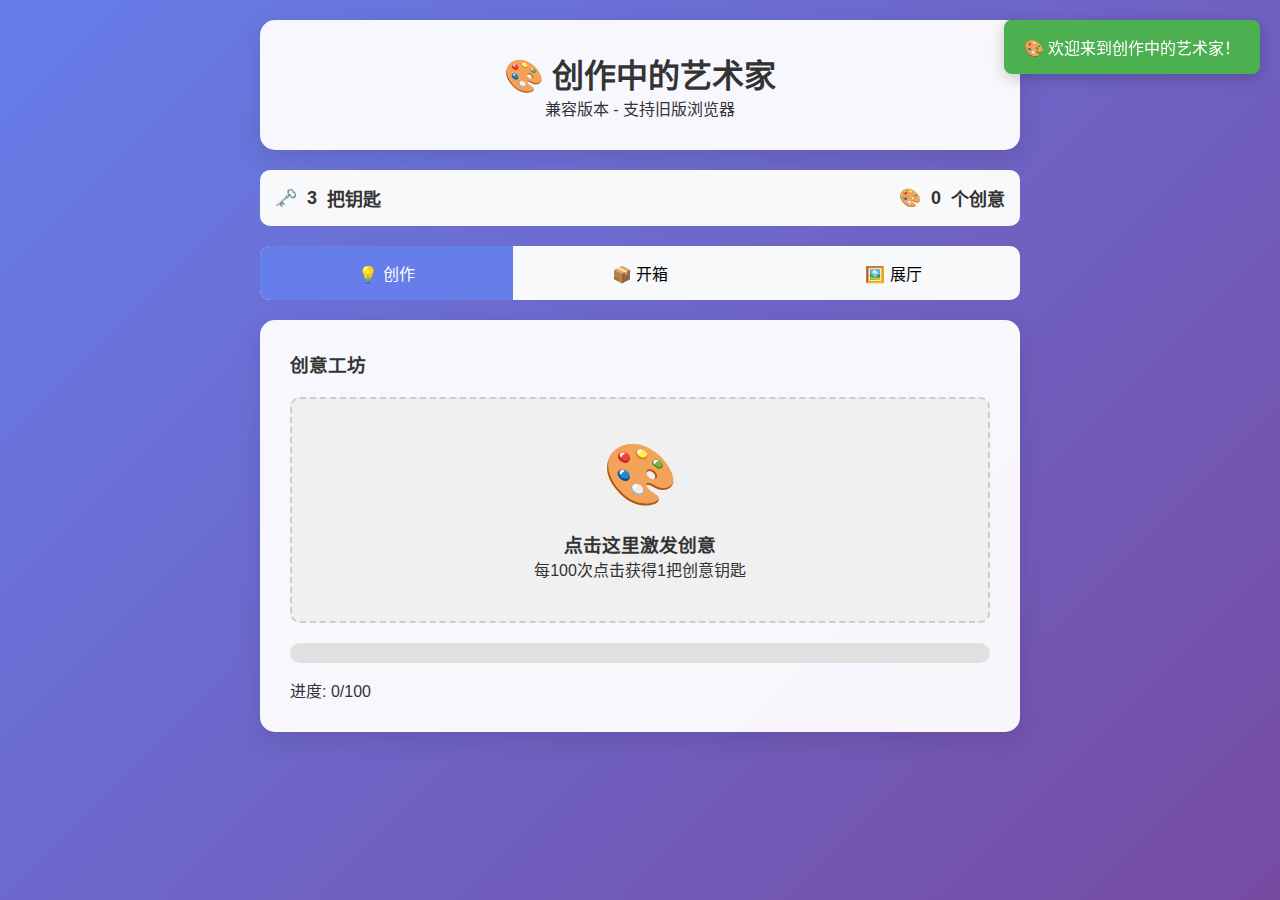
<file: legacy-compatible.html>
<!DOCTYPE html>
<html lang="zh-CN">
<head>
    <meta charset="UTF-8">
    <meta name="viewport" content="width=device-width, initial-scale=1.0">
    <title>创作中的艺术家 - 兼容版本</title>
    <style>
        * {
            margin: 0;
            padding: 0;
            box-sizing: border-box;
        }
        
        body {
            font-family: Arial, sans-serif;
            background: linear-gradient(135deg, #667eea 0%, #764ba2 100%);
            min-height: 100vh;
            color: #333;
        }
        
        .container {
            max-width: 800px;
            margin: 0 auto;
            padding: 20px;
        }
        
        .header {
            text-align: center;
            background: rgba(255, 255, 255, 0.95);
            padding: 30px;
            border-radius: 15px;
            margin-bottom: 20px;
            box-shadow: 0 8px 25px rgba(0, 0, 0, 0.1);
        }
        
        .game-area {
            background: rgba(255, 255, 255, 0.95);
            padding: 30px;
            border-radius: 15px;
            margin-bottom: 20px;
            box-shadow: 0 8px 25px rgba(0, 0, 0, 0.1);
        }
        
        .status-bar {
            display: flex;
            justify-content: space-between;
            align-items: center;
            background: #f8f9fa;
            padding: 15px;
            border-radius: 10px;
            margin-bottom: 20px;
        }
        
        .currency {
            display: flex;
            align-items: center;
            gap: 10px;
            font-weight: bold;
            font-size: 18px;
        }
        
        .canvas-area {
            background: #f0f0f0;
            border: 2px dashed #ccc;
            border-radius: 10px;
            padding: 40px;
            text-align: center;
            margin: 20px 0;
            cursor: pointer;
            transition: all 0.3s ease;
        }
        
        .canvas-area:hover {
            background: #e8e8e8;
            border-color: #999;
        }
        
        .canvas-area.active {
            background: #e3f2fd;
            border-color: #2196f3;
        }
        
        .progress-bar {
            width: 100%;
            height: 20px;
            background: #e0e0e0;
            border-radius: 10px;
            overflow: hidden;
            margin: 15px 0;
        }
        
        .progress-fill {
            height: 100%;
            background: linear-gradient(45deg, #667eea, #764ba2);
            width: 0%;
            transition: width 0.3s ease;
        }
        
        .button {
            background: linear-gradient(45deg, #667eea, #764ba2);
            color: white;
            border: none;
            padding: 15px 30px;
            border-radius: 8px;
            cursor: pointer;
            font-size: 16px;
            font-weight: bold;
            margin: 10px;
            transition: all 0.3s ease;
        }
        
        .button:hover {
            transform: translateY(-2px);
            box-shadow: 0 8px 20px rgba(102, 126, 234, 0.3);
        }
        
        .button:disabled {
            background: #ccc;
            cursor: not-allowed;
            transform: none;
            box-shadow: none;
        }
        
        .chest-area {
            text-align: center;
            padding: 40px;
        }
        
        .chest {
            font-size: 100px;
            cursor: pointer;
            display: inline-block;
            transition: all 0.3s ease;
        }
        
        .chest:hover {
            transform: scale(1.1);
        }
        
        .chest.bounce {
            animation: bounce 0.6s ease;
        }
        
        @keyframes bounce {
            0%, 20%, 60%, 100% { transform: translateY(0) scale(1); }
            40% { transform: translateY(-20px) scale(1.1); }
            80% { transform: translateY(-10px) scale(1.05); }
        }
        
        .collection {
            display: grid;
            grid-template-columns: repeat(auto-fill, minmax(150px, 1fr));
            gap: 15px;
            margin-top: 20px;
        }
        
        .artwork-item {
            background: #f8f9fa;
            border: 2px solid #e9ecef;
            border-radius: 10px;
            padding: 15px;
            text-align: center;
            cursor: pointer;
            transition: all 0.3s ease;
        }
        
        .artwork-item:hover {
            transform: translateY(-5px);
            box-shadow: 0 8px 20px rgba(0, 0, 0, 0.1);
        }
        
        .artwork-icon {
            font-size: 50px;
            margin-bottom: 10px;
        }
        
        .artwork-name {
            font-weight: bold;
            margin-bottom: 5px;
        }
        
        .rarity {
            font-size: 12px;
            padding: 2px 8px;
            border-radius: 10px;
            color: white;
        }
        
        .rarity-common { background: #95a5a6; }
        .rarity-rare { background: #3498db; }
        .rarity-epic { background: #9b59b6; }
        .rarity-legendary { background: #f39c12; }
        .rarity-mythic { background: #e74c3c; }
        
        .modal {
            position: fixed;
            top: 0;
            left: 0;
            width: 100%;
            height: 100%;
            background: rgba(0, 0, 0, 0.8);
            display: none;
            justify-content: center;
            align-items: center;
            z-index: 1000;
        }
        
        .modal.show {
            display: flex;
        }
        
        .modal-content {
            background: white;
            padding: 30px;
            border-radius: 15px;
            text-align: center;
            max-width: 400px;
            width: 90%;
        }
        
        .tabs {
            display: flex;
            background: #f8f9fa;
            border-radius: 10px;
            margin-bottom: 20px;
            overflow: hidden;
        }
        
        .tab {
            flex: 1;
            padding: 15px;
            background: transparent;
            border: none;
            cursor: pointer;
            font-size: 16px;
            transition: all 0.3s ease;
        }
        
        .tab.active {
            background: #667eea;
            color: white;
        }
        
        .tab-content {
            display: none;
        }
        
        .tab-content.active {
            display: block;
        }
        
        .notification {
            position: fixed;
            top: 20px;
            right: 20px;
            background: #4CAF50;
            color: white;
            padding: 15px 20px;
            border-radius: 8px;
            box-shadow: 0 4px 15px rgba(0, 0, 0, 0.2);
            z-index: 1001;
            transform: translateX(400px);
            transition: transform 0.3s ease;
        }
        
        .notification.show {
            transform: translateX(0);
        }
    </style>
</head>
<body>
    <div class="container">
        <div class="header">
            <h1>🎨 创作中的艺术家</h1>
            <p>兼容版本 - 支持旧版浏览器</p>
        </div>
        
        <div class="status-bar">
            <div class="currency">
                <span>🗝️</span>
                <span id="tickets">3</span>
                <span>把钥匙</span>
            </div>
            <div class="currency">
                <span>🎨</span>
                <span id="click-count">0</span>
                <span>个创意</span>
            </div>
        </div>
        
        <div class="tabs">
            <button class="tab active" onclick="switchTab('work')">💡 创作</button>
            <button class="tab" onclick="switchTab('gacha')">📦 开箱</button>
            <button class="tab" onclick="switchTab('gallery')">🖼️ 展厅</button>
        </div>
        
        <!-- 创作界面 -->
        <div id="work-content" class="tab-content active">
            <div class="game-area">
                <h3>创意工坊</h3>
                <div class="canvas-area" id="canvas" onclick="handleCanvasClick()">
                    <div style="font-size: 60px; margin-bottom: 20px;">🎨</div>
                    <h3>点击这里激发创意</h3>
                    <p>每100次点击获得1把创意钥匙</p>
                </div>
                <div class="progress-bar">
                    <div class="progress-fill" id="progress"></div>
                </div>
                <p>进度: <span id="progress-text">0/100</span></p>
            </div>
        </div>
        
        <!-- 开箱界面 -->
        <div id="gacha-content" class="tab-content">
            <div class="game-area">
                <div class="chest-area">
                    <h3>创意宝箱</h3>
                    <div class="chest" id="chest" onclick="openChest()">📦</div>
                    <p>点击宝箱开启创意之旅</p>
                    <button class="button" id="open-btn" onclick="openChest()">
                        🔓 开启宝箱 (消耗1把钥匙)
                    </button>
                </div>
            </div>
        </div>
        
        <!-- 展厅界面 -->
        <div id="gallery-content" class="tab-content">
            <div class="game-area">
                <h3>🖼️ 创意展厅</h3>
                <p>收藏: <span id="collection-count">0</span> 件作品</p>
                <div class="collection" id="collection">
                    <div style="grid-column: 1 / -1; text-align: center; padding: 40px; color: #666;">
                        <div style="font-size: 60px; margin-bottom: 20px;">🖼️</div>
                        <h3>暂无收藏</h3>
                        <p>去开箱获得您的第一个创意作品吧！</p>
                    </div>
                </div>
            </div>
        </div>
    </div>
    
    <!-- 结果弹窗 -->
    <div id="result-modal" class="modal">
        <div class="modal-content">
            <h3 id="result-title">🎉 恭喜获得创意！</h3>
            <div id="result-content" style="margin: 20px 0;"></div>
            <button class="button" onclick="closeModal()">确定</button>
        </div>
    </div>
    
    <!-- 通知 -->
    <div id="notification" class="notification"></div>

    <script>
        // 使用ES5语法，兼容旧浏览器
        
        // 游戏状态 - 使用var而不是let/const
        var gameState = {
            tickets: 3,
            clickCount: 0,
            clickProgress: 0,
            collection: []
        };
        
        // 创意作品数据
        var artworks = [
            { id: 1, name: "蒙娜丽莎", rarity: "mythic", icon: "👸", probability: 1 },
            { id: 2, name: "星夜", rarity: "mythic", icon: "🌌", probability: 1 },
            { id: 3, name: "向日葵", rarity: "legendary", icon: "🌻", probability: 4 },
            { id: 4, name: "呐喊", rarity: "legendary", icon: "😱", probability: 4 },
            { id: 5, name: "大卫像", rarity: "epic", icon: "🗿", probability: 7 },
            { id: 6, name: "思想者", rarity: "epic", icon: "🤔", probability: 7 },
            { id: 7, name: "维纳斯", rarity: "epic", icon: "💃", probability: 6 },
            { id: 8, name: "自由女神", rarity: "rare", icon: "🗽", probability: 10 },
            { id: 9, name: "断臂维纳斯", rarity: "rare", icon: "🏛️", probability: 10 },
            { id: 10, name: "胜利女神", rarity: "rare", icon: "👼", probability: 10 },
            { id: 11, name: "抽象画A", rarity: "common", icon: "🎨", probability: 10 },
            { id: 12, name: "抽象画B", rarity: "common", icon: "🖼️", probability: 10 },
            { id: 13, name: "抽象画C", rarity: "common", icon: "🖌️", probability: 10 },
            { id: 14, name: "抽象画D", rarity: "common", icon: "🎭", probability: 10 }
        ];
        
        // 稀有度文本映射
        var rarityText = {
            common: '普通',
            rare: '稀有',
            epic: '史诗',
            legendary: '传说',
            mythic: '神话'
        };
        
        // 切换标签页
        function switchTab(tabName) {
            // 隐藏所有标签内容
            var contents = document.querySelectorAll('.tab-content');
            for (var i = 0; i < contents.length; i++) {
                contents[i].classList.remove('active');
            }
            
            // 移除所有标签的active类
            var tabs = document.querySelectorAll('.tab');
            for (var i = 0; i < tabs.length; i++) {
                tabs[i].classList.remove('active');
            }
            
            // 显示选中的标签内容
            document.getElementById(tabName + '-content').classList.add('active');
            
            // 激活对应的标签按钮
            event.target.classList.add('active');
            
            // 如果切换到展厅，更新收藏显示
            if (tabName === 'gallery') {
                displayCollection();
            }
        }
        
        // 画布点击处理
        function handleCanvasClick() {
            gameState.clickCount++;
            gameState.clickProgress++;
            
            // 添加点击效果
            var canvas = document.getElementById('canvas');
            canvas.classList.add('active');
            setTimeout(function() {
                canvas.classList.remove('active');
            }, 200);
            
            // 检查是否完成创意
            if (gameState.clickProgress >= 100) {
                gameState.clickProgress = 0;
                gameState.tickets++;
                showNotification('🗝️ 完成了一个创意！获得1把创意钥匙！');
            }
            
            updateUI();
            saveGameState();
        }
        
        // 开箱处理
        function openChest() {
            if (gameState.tickets <= 0) {
                showNotification('❌ 没有钥匙了！去创作获得更多钥匙吧！');
                return;
            }
            
            gameState.tickets--;
            
            // 添加动画效果
            var chest = document.getElementById('chest');
            chest.classList.add('bounce');
            setTimeout(function() {
                chest.classList.remove('bounce');
            }, 600);
            
            // 获取随机作品
            var artwork = getRandomArtwork();
            gameState.collection.push(artwork);
            
            // 显示结果
            showResult(artwork);
            
            updateUI();
            saveGameState();
        }
        
        // 获取随机作品
        function getRandomArtwork() {
            var random = Math.random() * 100;
            var cumulativeProbability = 0;
            
            for (var i = 0; i < artworks.length; i++) {
                cumulativeProbability += artworks[i].probability;
                if (random <= cumulativeProbability) {
                    var artwork = {};
                    // 复制对象属性（兼容旧浏览器）
                    for (var key in artworks[i]) {
                        artwork[key] = artworks[i][key];
                    }
                    artwork.obtainedAt = new Date().toISOString();
                    return artwork;
                }
            }
            
            // 默认返回最后一个
            var lastArtwork = artworks[artworks.length - 1];
            var artwork = {};
            for (var key in lastArtwork) {
                artwork[key] = lastArtwork[key];
            }
            artwork.obtainedAt = new Date().toISOString();
            return artwork;
        }
        
        // 显示结果
        function showResult(artwork) {
            var title = '🎉 恭喜获得创意！';
            
            switch(artwork.rarity) {
                case 'mythic':
                    title = '🌟 传奇降临！神话级创意！';
                    break;
                case 'legendary':
                    title = '✨ 传说级创意！';
                    break;
                case 'epic':
                    title = '💜 史诗级创意！';
                    break;
                case 'rare':
                    title = '💙 稀有创意！';
                    break;
                default:
                    title = '🎨 获得创意作品！';
            }
            
            document.getElementById('result-title').textContent = title;
            document.getElementById('result-content').innerHTML = 
                '<div style="font-size: 80px; margin: 20px 0;">' + artwork.icon + '</div>' +
                '<h3>' + artwork.name + '</h3>' +
                '<span class="rarity rarity-' + artwork.rarity + '">' + rarityText[artwork.rarity] + '</span>';
            
            document.getElementById('result-modal').classList.add('show');
        }
        
        // 关闭弹窗
        function closeModal() {
            document.getElementById('result-modal').classList.remove('show');
        }
        
        // 显示收藏
        function displayCollection() {
            var collection = document.getElementById('collection');
            
            if (gameState.collection.length === 0) {
                collection.innerHTML = 
                    '<div style="grid-column: 1 / -1; text-align: center; padding: 40px; color: #666;">' +
                    '<div style="font-size: 60px; margin-bottom: 20px;">🖼️</div>' +
                    '<h3>暂无收藏</h3>' +
                    '<p>去开箱获得您的第一个创意作品吧！</p>' +
                    '</div>';
                return;
            }
            
            var html = '';
            for (var i = 0; i < gameState.collection.length; i++) {
                var artwork = gameState.collection[i];
                html += 
                    '<div class="artwork-item">' +
                    '<div class="artwork-icon">' + artwork.icon + '</div>' +
                    '<div class="artwork-name">' + artwork.name + '</div>' +
                    '<span class="rarity rarity-' + artwork.rarity + '">' + rarityText[artwork.rarity] + '</span>' +
                    '</div>';
            }
            collection.innerHTML = html;
        }
        
        // 更新UI
        function updateUI() {
            document.getElementById('tickets').textContent = gameState.tickets;
            document.getElementById('click-count').textContent = gameState.clickCount;
            document.getElementById('progress-text').textContent = gameState.clickProgress + '/100';
            document.getElementById('collection-count').textContent = gameState.collection.length;
            
            // 更新进度条
            var progressPercent = (gameState.clickProgress / 100) * 100;
            document.getElementById('progress').style.width = progressPercent + '%';
            
            // 更新开箱按钮状态
            var openBtn = document.getElementById('open-btn');
            if (gameState.tickets <= 0) {
                openBtn.disabled = true;
                openBtn.textContent = '🔒 没有钥匙了';
            } else {
                openBtn.disabled = false;
                openBtn.textContent = '🔓 开启宝箱 (消耗1把钥匙)';
            }
        }
        
        // 显示通知
        function showNotification(message) {
            var notification = document.getElementById('notification');
            notification.textContent = message;
            notification.classList.add('show');
            
            setTimeout(function() {
                notification.classList.remove('show');
            }, 3000);
        }
        
        // 保存游戏状态
        function saveGameState() {
            try {
                if (typeof localStorage !== 'undefined') {
                    localStorage.setItem('legacyGameState', JSON.stringify(gameState));
                }
            } catch (e) {
                console.log('无法保存游戏状态:', e);
            }
        }
        
        // 加载游戏状态
        function loadGameState() {
            try {
                if (typeof localStorage !== 'undefined') {
                    var saved = localStorage.getItem('legacyGameState');
                    if (saved) {
                        var savedState = JSON.parse(saved);
                        // 合并保存的状态
                        for (var key in savedState) {
                            gameState[key] = savedState[key];
                        }
                    }
                }
            } catch (e) {
                console.log('无法加载游戏状态:', e);
            }
        }
        
        // 初始化游戏
        function initGame() {
            console.log('初始化兼容版本游戏');
            loadGameState();
            updateUI();
            showNotification('🎨 欢迎来到创作中的艺术家！');
        }
        
        // 页面加载完成后初始化
        if (document.readyState === 'loading') {
            document.addEventListener('DOMContentLoaded', initGame);
        } else {
            initGame();
        }
        
        // 点击弹窗背景关闭
        document.getElementById('result-modal').addEventListener('click', function(e) {
            if (e.target === this) {
                closeModal();
            }
        });
        
        console.log('兼容版本游戏已加载');
    </script>
</body>
</html>
</file>
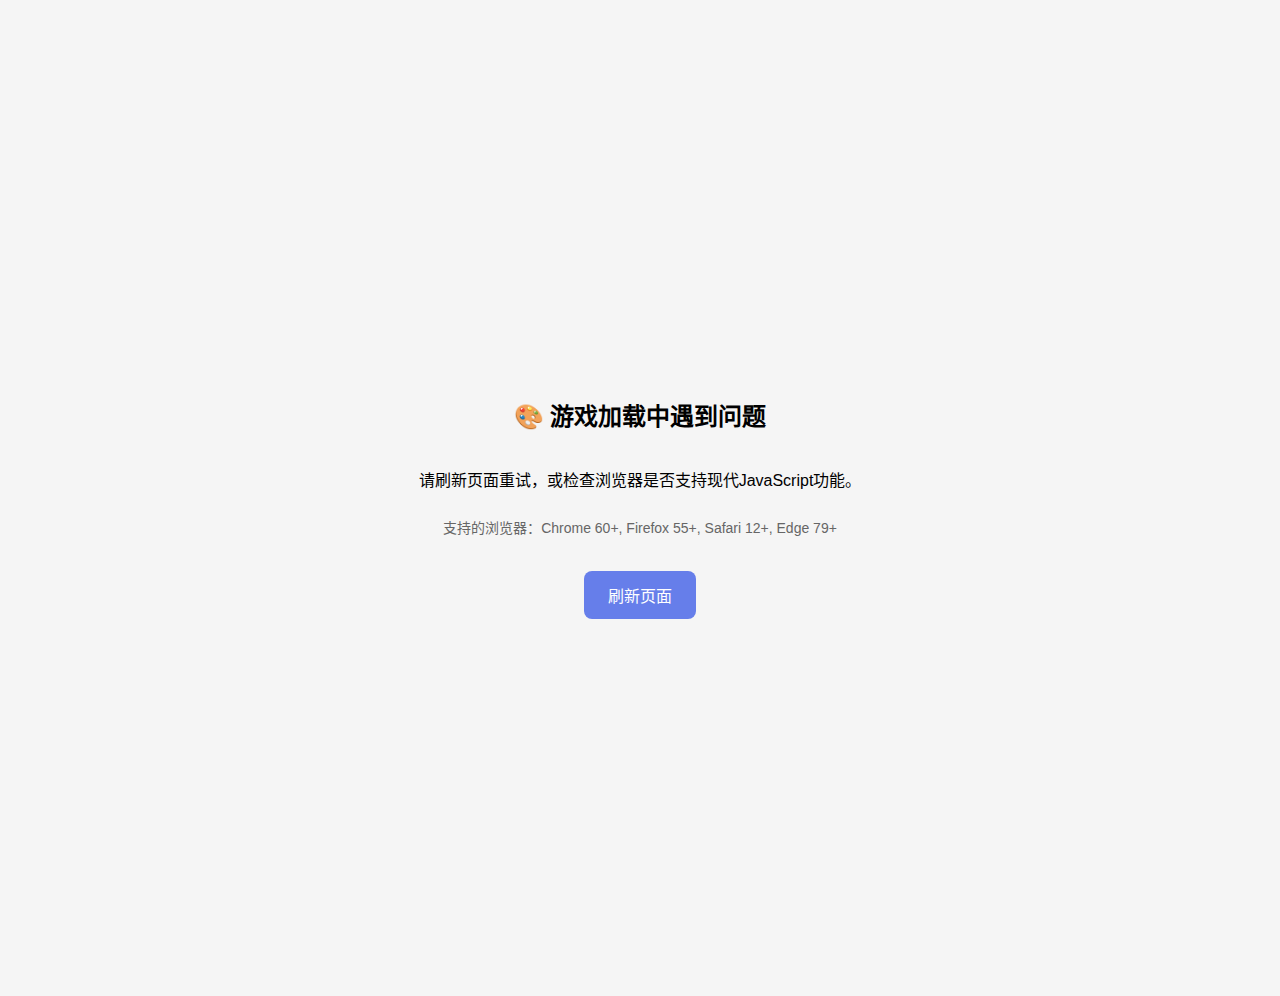
<file: minimal-test.html>
<!DOCTYPE html>
<html lang="zh-CN">
<head>
    <meta charset="UTF-8">
    <meta name="viewport" content="width=device-width, initial-scale=1.0">
    <title>最小化测试</title>
    <style>
        body {
            font-family: Arial, sans-serif;
            padding: 20px;
            background: #f5f5f5;
        }
        .test-result {
            padding: 10px;
            margin: 10px 0;
            border-radius: 5px;
            border-left: 4px solid;
        }
        .success {
            background: #d4edda;
            border-color: #28a745;
            color: #155724;
        }
        .error {
            background: #f8d7da;
            border-color: #dc3545;
            color: #721c24;
        }
        .loading {
            background: #fff3cd;
            border-color: #ffc107;
            color: #856404;
        }
    </style>
</head>
<body>
    <h1>🧪 最小化游戏测试</h1>
    <div id="test-results">
        <div class="test-result loading">⏳ 正在加载script.js...</div>
    </div>

    <script>
        const results = document.getElementById('test-results');
        
        function addResult(message, type = 'success') {
            const div = document.createElement('div');
            div.className = `test-result ${type}`;
            div.innerHTML = message;
            results.appendChild(div);
        }
        
        // 测试script.js加载前的状态
        addResult('✅ HTML页面加载完成', 'success');
        addResult('✅ 基础JavaScript运行正常', 'success');
        
        // 记录加载前的时间
        const loadStartTime = Date.now();
        
        // 监听script.js加载错误
        window.addEventListener('error', function(event) {
            if (event.filename && event.filename.includes('script.js')) {
                addResult(`❌ script.js加载错误: ${event.message} (行 ${event.lineno})`, 'error');
            } else {
                addResult(`❌ 其他错误: ${event.message}`, 'error');
            }
        });
        
        // 检查script.js是否成功加载
        setTimeout(() => {
            const loadTime = Date.now() - loadStartTime;
            
            // 检查全局变量是否存在
            if (typeof userState !== 'undefined') {
                addResult('✅ userState 变量已定义', 'success');
            } else {
                addResult('❌ userState 变量未定义', 'error');
            }
            
            if (typeof gameState !== 'undefined') {
                addResult('✅ gameState 变量已定义', 'success');
            } else {
                addResult('❌ gameState 变量未定义', 'error');
            }
            
            if (typeof artworks !== 'undefined') {
                addResult('✅ artworks 数据已定义', 'success');
            } else {
                addResult('❌ artworks 数据未定义', 'error');
            }
            
            // 检查函数是否存在
            if (typeof initGame === 'function') {
                addResult('✅ initGame 函数已定义', 'success');
            } else {
                addResult('❌ initGame 函数未定义', 'error');
            }
            
            if (typeof performGacha === 'function') {
                addResult('✅ performGacha 函数已定义', 'success');
            } else {
                addResult('❌ performGacha 函数未定义', 'error');
            }
            
            addResult(`⏱️ 检查完成，耗时: ${loadTime}ms`, 'success');
            
            // 尝试调用initGame
            try {
                if (typeof initGame === 'function') {
                    addResult('🚀 尝试调用 initGame()...', 'loading');
                    initGame();
                    addResult('✅ initGame() 调用成功', 'success');
                } else {
                    addResult('⚠️ 无法调用 initGame，函数不存在', 'error');
                }
            } catch (error) {
                addResult(`❌ initGame() 调用失败: ${error.message}`, 'error');
            }
            
        }, 1000);
    </script>
    
    <!-- 加载主要的script.js文件 -->
    <script src="script.js"></script>
    
    <script>
        // script.js加载后的检查
        setTimeout(() => {
            addResult('📋 script.js 文件加载完成', 'success');
        }, 100);
    </script>
</body>
</html>
</file>
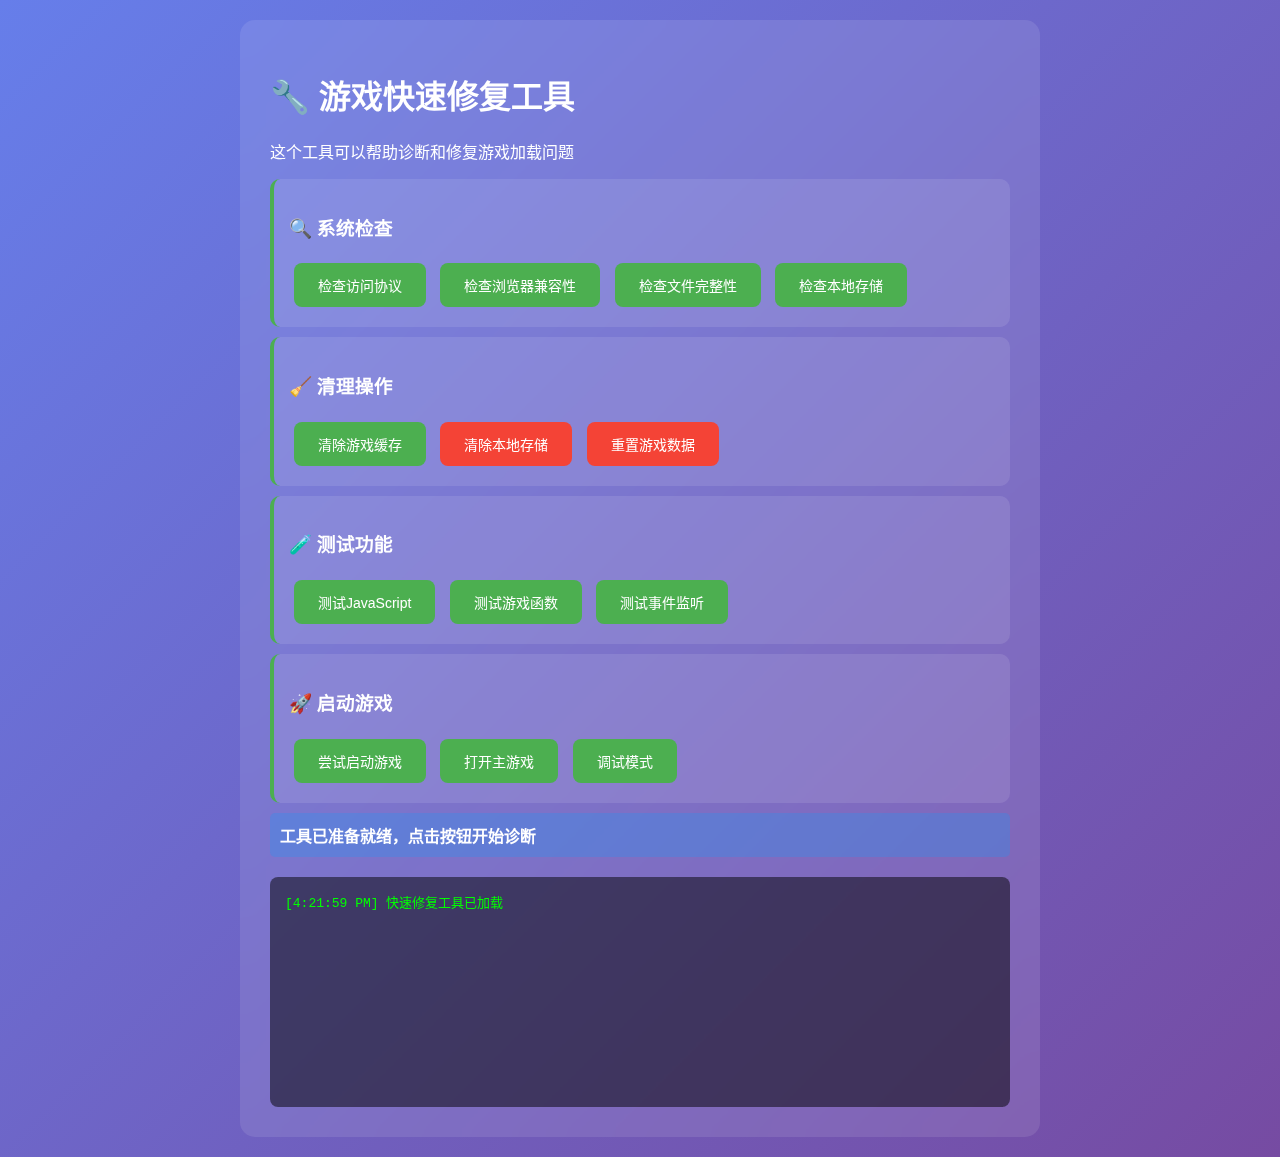
<file: quick-fix.html>
<!DOCTYPE html>
<html lang="zh-CN">
<head>
    <meta charset="UTF-8">
    <meta name="viewport" content="width=device-width, initial-scale=1.0">
    <title>游戏快速修复工具</title>
    <style>
        body {
            font-family: Arial, sans-serif;
            max-width: 800px;
            margin: 0 auto;
            padding: 20px;
            background: linear-gradient(135deg, #667eea 0%, #764ba2 100%);
            min-height: 100vh;
            color: white;
        }
        .container {
            background: rgba(255, 255, 255, 0.1);
            padding: 30px;
            border-radius: 15px;
            backdrop-filter: blur(10px);
        }
        .fix-item {
            background: rgba(255, 255, 255, 0.1);
            padding: 15px;
            margin: 10px 0;
            border-radius: 10px;
            border-left: 4px solid #4CAF50;
        }
        .error-item {
            border-left-color: #f44336;
        }
        .warning-item {
            border-left-color: #ff9800;
        }
        button {
            background: #4CAF50;
            color: white;
            border: none;
            padding: 12px 24px;
            border-radius: 8px;
            cursor: pointer;
            margin: 5px;
            font-size: 14px;
        }
        button:hover {
            background: #45a049;
        }
        button.danger {
            background: #f44336;
        }
        button.danger:hover {
            background: #da190b;
        }
        .status {
            padding: 10px;
            margin: 10px 0;
            border-radius: 5px;
            font-weight: bold;
        }
        .success { background: rgba(76, 175, 80, 0.3); }
        .error { background: rgba(244, 67, 54, 0.3); }
        .warning { background: rgba(255, 152, 0, 0.3); }
        .info { background: rgba(33, 150, 243, 0.3); }
        #log {
            background: rgba(0, 0, 0, 0.5);
            color: #0f0;
            padding: 15px;
            border-radius: 8px;
            font-family: monospace;
            height: 200px;
            overflow-y: auto;
            white-space: pre-wrap;
            margin-top: 20px;
        }
    </style>
</head>
<body>
    <div class="container">
        <h1>🔧 游戏快速修复工具</h1>
        <p>这个工具可以帮助诊断和修复游戏加载问题</p>
        
        <div class="fix-item">
            <h3>🔍 系统检查</h3>
            <button onclick="checkProtocol()">检查访问协议</button>
            <button onclick="checkSystem()">检查浏览器兼容性</button>
            <button onclick="checkFiles()">检查文件完整性</button>
            <button onclick="checkLocalStorage()">检查本地存储</button>
        </div>
        
        <div class="fix-item">
            <h3>🧹 清理操作</h3>
            <button onclick="clearCache()">清除游戏缓存</button>
            <button onclick="clearLocalStorage()" class="danger">清除本地存储</button>
            <button onclick="resetGameData()" class="danger">重置游戏数据</button>
        </div>
        
        <div class="fix-item">
            <h3>🧪 测试功能</h3>
            <button onclick="testBasicJS()">测试JavaScript</button>
            <button onclick="testGameFunctions()">测试游戏函数</button>
            <button onclick="testEventListeners()">测试事件监听</button>
        </div>
        
        <div class="fix-item">
            <h3>🚀 启动游戏</h3>
            <button onclick="tryStartGame()">尝试启动游戏</button>
            <button onclick="openMainGame()">打开主游戏</button>
            <button onclick="openDebugMode()">调试模式</button>
        </div>
        
        <div id="results"></div>
        <div id="log"></div>
    </div>

    <script>
        const results = document.getElementById('results');
        const log = document.getElementById('log');
        
        function addResult(message, type = 'info') {
            const div = document.createElement('div');
            div.className = `status ${type}`;
            div.innerHTML = message;
            results.appendChild(div);
        }
        
        function addLog(message) {
            const timestamp = new Date().toLocaleTimeString();
            log.textContent += `[${timestamp}] ${message}\n`;
            log.scrollTop = log.scrollHeight;
        }
        
        // 系统检查
        function checkSystem() {
            addLog('开始系统检查...');
            
            const checks = {
                'ES6支持': () => {
                    try {
                        eval('const x = () => true; let y = `template`; return x() && y === "template"');
                        return true;
                    } catch (e) {
                        return false;
                    }
                },
                'localStorage': () => typeof Storage !== 'undefined',
                'JSON支持': () => typeof JSON !== 'undefined',
                'DOM API': () => typeof document.querySelector === 'function',
                '事件监听': () => typeof document.addEventListener === 'function',
                'Promise支持': () => typeof Promise !== 'undefined',
                'Fetch API': () => typeof fetch !== 'undefined'
            };
            
            let allPassed = true;
            for (const [name, test] of Object.entries(checks)) {
                try {
                    const result = test();
                    addLog(`${name}: ${result ? '✅ 通过' : '❌ 失败'}`);
                    if (!result) allPassed = false;
                } catch (error) {
                    addLog(`${name}: ❌ 错误 - ${error.message}`);
                    allPassed = false;
                }
            }
            
            if (allPassed) {
                addResult('✅ 浏览器兼容性检查通过', 'success');
            } else {
                addResult('❌ 浏览器兼容性检查失败，请更新浏览器', 'error');
            }
        }
        
        // 检查文件
        function checkFiles() {
            addLog('检查文件完整性...');
            
            // 首先检查是否在使用file协议
            if (window.location.protocol === 'file:') {
                addLog('⚠️ 检测到使用 file:// 协议');
                addLog('这会导致文件访问被浏览器安全策略阻止');
                addResult('❌ 使用了file://协议，建议使用兼容版本或本地服务器', 'error');
                
                // 提供解决方案
                setTimeout(() => {
                    if (confirm('检测到您在使用file://协议打开文件。\n\n推荐解决方案：\n1. 使用兼容版本游戏 (legacy-compatible.html)\n2. 使用本地服务器运行完整版\n\n是否打开兼容版本？')) {
                        window.open('legacy-compatible.html', '_blank');
                    }
                }, 1000);
                return;
            }
            
            const files = ['index.html', 'script.js', 'style.css'];
            let checkedFiles = 0;
            
            files.forEach(file => {
                fetch(file, { method: 'HEAD' })
                    .then(response => {
                        checkedFiles++;
                        if (response.ok) {
                            addLog(`${file}: ✅ 存在`);
                        } else {
                            addLog(`${file}: ❌ 不存在或无法访问`);
                        }
                        
                        if (checkedFiles === files.length) {
                            addResult('文件检查完成', 'info');
                        }
                    })
                    .catch(error => {
                        checkedFiles++;
                        addLog(`${file}: ❌ 检查失败 - ${error.message}`);
                        
                        if (checkedFiles === files.length) {
                            addResult('文件检查完成（部分失败）', 'warning');
                        }
                    });
            });
        }
        
        // 检查本地存储
        function checkLocalStorage() {
            addLog('检查本地存储...');
            
            try {
                const testKey = 'test_' + Date.now();
                localStorage.setItem(testKey, 'test');
                const value = localStorage.getItem(testKey);
                localStorage.removeItem(testKey);
                
                if (value === 'test') {
                    addLog('localStorage: ✅ 正常工作');
                    
                    // 检查游戏数据
                    const gameData = localStorage.getItem('gameState');
                    const collectionData = localStorage.getItem('artworkCollection');
                    
                    addLog(`游戏状态数据: ${gameData ? '存在' : '不存在'}`);
                    addLog(`收藏数据: ${collectionData ? '存在' : '不存在'}`);
                    
                    if (gameData || collectionData) {
                        addResult('发现游戏存档数据', 'info');
                    }
                } else {
                    addLog('localStorage: ❌ 工作异常');
                    addResult('本地存储功能异常', 'error');
                }
            } catch (error) {
                addLog(`localStorage错误: ${error.message}`);
                addResult('本地存储不可用', 'error');
            }
        }
        
        // 清除缓存
        function clearCache() {
            addLog('尝试清除缓存...');
            
            if ('caches' in window) {
                caches.keys().then(names => {
                    names.forEach(name => {
                        caches.delete(name);
                    });
                    addLog('Service Worker缓存已清除');
                });
            }
            
            // 清除会话存储
            if (typeof sessionStorage !== 'undefined') {
                sessionStorage.clear();
                addLog('会话存储已清除');
            }
            
            addResult('缓存清除完成，建议刷新页面', 'success');
        }
        
        // 清除本地存储
        function clearLocalStorage() {
            if (confirm('确定要清除所有本地存储数据吗？这将删除游戏存档！')) {
                try {
                    localStorage.clear();
                    addLog('本地存储已清除');
                    addResult('本地存储已清除，游戏数据已重置', 'success');
                } catch (error) {
                    addLog(`清除失败: ${error.message}`);
                    addResult('清除本地存储失败', 'error');
                }
            }
        }
        
        // 重置游戏数据
        function resetGameData() {
            if (confirm('确定要重置游戏数据吗？这将删除所有进度！')) {
                try {
                    localStorage.removeItem('gameState');
                    localStorage.removeItem('artworkCollection');
                    localStorage.removeItem('userState');
                    localStorage.removeItem('dailyTaskState');
                    addLog('游戏数据已重置');
                    addResult('游戏数据已重置', 'success');
                } catch (error) {
                    addLog(`重置失败: ${error.message}`);
                    addResult('重置游戏数据失败', 'error');
                }
            }
        }
        
        // 测试JavaScript
        function testBasicJS() {
            addLog('测试基础JavaScript功能...');
            
            try {
                // 测试ES6功能
                const arrow = () => 'test';
                const template = `Hello ${'World'}`;
                const [a, b] = [1, 2];
                const {x, y} = {x: 1, y: 2};
                
                addLog('箭头函数: ✅');
                addLog('模板字符串: ✅');
                addLog('解构赋值: ✅');
                
                // 测试异步功能
                Promise.resolve('test').then(result => {
                    addLog('Promise: ✅');
                });
                
                addResult('JavaScript功能测试通过', 'success');
            } catch (error) {
                addLog(`JavaScript测试失败: ${error.message}`);
                addResult('JavaScript功能测试失败', 'error');
            }
        }
        
        // 测试游戏函数
        function testGameFunctions() {
            addLog('测试游戏函数...');
            
            // 尝试加载script.js并测试函数
            const script = document.createElement('script');
            script.src = 'script.js';
            script.onload = () => {
                addLog('script.js加载成功');
                
                // 测试全局变量
                const globals = ['userState', 'gameState', 'artworks', 'elements'];
                globals.forEach(name => {
                    if (typeof window[name] !== 'undefined') {
                        addLog(`${name}: ✅ 已定义`);
                    } else {
                        addLog(`${name}: ❌ 未定义`);
                    }
                });
                
                // 测试函数
                const functions = ['initGame', 'performGacha', 'switchScreen', 'updateUI'];
                functions.forEach(name => {
                    if (typeof window[name] === 'function') {
                        addLog(`${name}(): ✅ 已定义`);
                    } else {
                        addLog(`${name}(): ❌ 未定义`);
                    }
                });
                
                addResult('游戏函数检查完成', 'info');
            };
            script.onerror = () => {
                addLog('script.js加载失败');
                addResult('无法加载游戏脚本', 'error');
            };
            document.head.appendChild(script);
        }
        
        // 测试事件监听
        function testEventListeners() {
            addLog('测试事件监听功能...');
            
            try {
                let eventFired = false;
                const testBtn = document.createElement('button');
                testBtn.style.display = 'none';
                
                const handler = () => {
                    eventFired = true;
                    addLog('事件监听: ✅ 正常工作');
                };
                
                testBtn.addEventListener('click', handler);
                document.body.appendChild(testBtn);
                testBtn.click();
                
                setTimeout(() => {
                    testBtn.removeEventListener('click', handler);
                    document.body.removeChild(testBtn);
                    
                    if (eventFired) {
                        addResult('事件监听测试通过', 'success');
                    } else {
                        addResult('事件监听测试失败', 'error');
                    }
                }, 100);
                
            } catch (error) {
                addLog(`事件监听测试失败: ${error.message}`);
                addResult('事件监听测试失败', 'error');
            }
        }
        
        // 尝试启动游戏
        function tryStartGame() {
            addLog('尝试启动游戏...');
            
            try {
                if (typeof initGame === 'function') {
                    initGame();
                    addLog('游戏初始化成功');
                    addResult('游戏启动成功！', 'success');
                } else {
                    addLog('initGame函数未找到');
                    addResult('无法启动游戏，函数未定义', 'error');
                }
            } catch (error) {
                addLog(`游戏启动失败: ${error.message}`);
                addResult('游戏启动失败', 'error');
            }
        }
        
        // 打开主游戏
        function openMainGame() {
            window.open('index.html', '_blank');
        }
        
        // 调试模式
        function openDebugMode() {
            window.open('debug-test.html', '_blank');
        }
        
        // 页面加载时自动运行基础检查
        window.addEventListener('load', () => {
            addLog('快速修复工具已加载');
            addResult('工具已准备就绪，点击按钮开始诊断', 'info');
        });
        
        // 错误捕获
        window.addEventListener('error', (e) => {
            addLog(`捕获到错误: ${e.message}`);
        });
    </script>
</body>
</html>
</file>
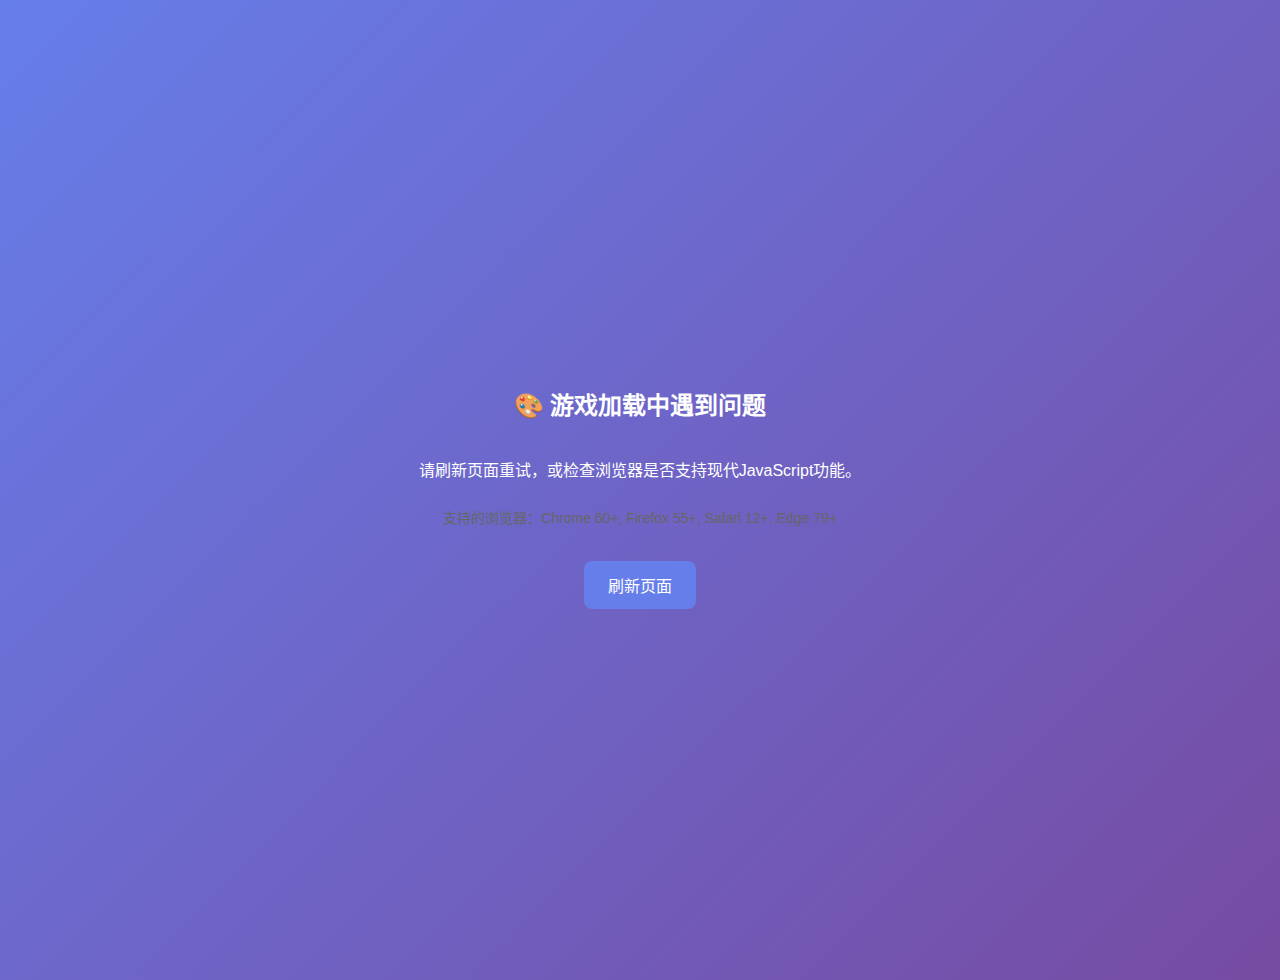
<file: rollback-test.html>
<!DOCTYPE html>
<html lang="zh-CN">
<head>
    <meta charset="UTF-8">
    <meta name="viewport" content="width=device-width, initial-scale=1.0">
    <title>回退测试 - 宝箱功能验证</title>
    <style>
        body {
            font-family: Arial, sans-serif;
            max-width: 800px;
            margin: 0 auto;
            padding: 20px;
            background: linear-gradient(135deg, #667eea 0%, #764ba2 100%);
            min-height: 100vh;
            color: white;
        }
        .test-container {
            background: rgba(255, 255, 255, 0.1);
            padding: 30px;
            border-radius: 15px;
            backdrop-filter: blur(10px);
        }
        .status {
            padding: 15px;
            margin: 10px 0;
            border-radius: 8px;
            font-weight: bold;
        }
        .success { background: rgba(76, 175, 80, 0.3); }
        .error { background: rgba(244, 67, 54, 0.3); }
        .warning { background: rgba(255, 152, 0, 0.3); }
        .info { background: rgba(33, 150, 243, 0.3); }
        button {
            background: #4CAF50;
            color: white;
            border: none;
            padding: 12px 24px;
            border-radius: 8px;
            cursor: pointer;
            margin: 5px;
            font-size: 14px;
        }
        button:hover { background: #45a049; }
        .test-chest {
            font-size: 80px;
            text-align: center;
            margin: 20px 0;
            cursor: pointer;
            transition: transform 0.3s ease;
        }
        .test-chest:hover {
            transform: scale(1.1);
        }
        #log {
            background: rgba(0, 0, 0, 0.5);
            color: #0f0;
            padding: 15px;
            border-radius: 8px;
            font-family: monospace;
            height: 200px;
            overflow-y: auto;
            white-space: pre-wrap;
            margin-top: 20px;
        }
    </style>
</head>
<body>
    <div class="test-container">
        <h1>🔄 回退测试 - 宝箱功能验证</h1>
        <p>测试宝箱点击功能是否已修复</p>
        
        <div class="status info">
            <strong>修复内容：</strong><br>
            ✅ 修复了 performGacha() 函数中的 gachaBtn 空引用问题<br>
            ✅ 修复了 updateUI() 函数中的 gachaBtn 空引用问题<br>
            ✅ 重新启用了宝箱点击开箱功能
        </div>
        
        <div style="text-align: center; margin: 30px 0;">
            <h3>🗝️ 当前钥匙: <span id="test-tickets">3</span></h3>
            <div class="test-chest" id="test-chest">📦</div>
            <p>点击宝箱测试开箱功能</p>
        </div>
        
        <div style="text-align: center;">
            <button onclick="testBasicFunctions()">测试基础函数</button>
            <button onclick="testChestClick()">测试宝箱点击</button>
            <button onclick="testPerformGacha()">测试开箱函数</button>
            <button onclick="resetTest()">重置测试</button>
        </div>
        
        <div id="results"></div>
        <div id="log"></div>
    </div>

    <!-- 加载主游戏脚本 -->
    <script src="script.js"></script>
    
    <script>
        const results = document.getElementById('results');
        const log = document.getElementById('log');
        
        function addResult(message, type = 'info') {
            const div = document.createElement('div');
            div.className = `status ${type}`;
            div.innerHTML = message;
            results.appendChild(div);
        }
        
        function addLog(message) {
            const timestamp = new Date().toLocaleTimeString();
            log.textContent += `[${timestamp}] ${message}\n`;
            log.scrollTop = log.scrollHeight;
        }
        
        // 测试基础函数
        function testBasicFunctions() {
            addLog('开始测试基础函数...');
            
            const functions = [
                'initGame',
                'performGacha', 
                'updateUI',
                'resetGachaScreen',
                'switchScreen'
            ];
            
            let allPassed = true;
            functions.forEach(funcName => {
                if (typeof window[funcName] === 'function') {
                    addLog(`${funcName}: ✅ 已定义`);
                } else {
                    addLog(`${funcName}: ❌ 未定义`);
                    allPassed = false;
                }
            });
            
            if (allPassed) {
                addResult('✅ 所有基础函数都已正确定义', 'success');
            } else {
                addResult('❌ 部分基础函数缺失', 'error');
            }
        }
        
        // 测试宝箱点击
        function testChestClick() {
            addLog('测试宝箱点击功能...');
            
            try {
                // 模拟宝箱点击
                const chest = document.getElementById('test-chest');
                if (chest) {
                    chest.click();
                    addLog('宝箱点击事件已触发');
                    addResult('✅ 宝箱点击测试通过', 'success');
                } else {
                    addLog('未找到测试宝箱元素');
                    addResult('❌ 测试宝箱元素缺失', 'error');
                }
            } catch (error) {
                addLog(`宝箱点击测试失败: ${error.message}`);
                addResult('❌ 宝箱点击测试失败', 'error');
            }
        }
        
        // 测试开箱函数
        function testPerformGacha() {
            addLog('测试 performGacha 函数...');
            
            try {
                if (typeof performGacha === 'function') {
                    // 备份原始状态
                    const originalTickets = gameState.tickets;
                    const originalOpening = gameState.isOpening;
                    
                    // 确保有钥匙且不在开箱中
                    gameState.tickets = 1;
                    gameState.isOpening = false;
                    
                    // 调用函数
                    performGacha();
                    
                    addLog('performGacha 函数调用成功');
                    addResult('✅ performGacha 函数测试通过', 'success');
                    
                    // 恢复状态
                    gameState.tickets = originalTickets;
                    gameState.isOpening = originalOpening;
                } else {
                    addLog('performGacha 函数未定义');
                    addResult('❌ performGacha 函数未定义', 'error');
                }
            } catch (error) {
                addLog(`performGacha 测试失败: ${error.message}`);
                addResult('❌ performGacha 函数测试失败', 'error');
            }
        }
        
        // 重置测试
        function resetTest() {
            results.innerHTML = '';
            log.textContent = '';
            gameState.tickets = 3;
            gameState.isOpening = false;
            document.getElementById('test-tickets').textContent = gameState.tickets;
            addLog('测试已重置');
        }
        
        // 页面加载时初始化
        document.addEventListener('DOMContentLoaded', function() {
            addLog('回退测试页面已加载');
            
            // 检查游戏状态
            if (typeof gameState !== 'undefined') {
                addLog('gameState 已加载');
                document.getElementById('test-tickets').textContent = gameState.tickets;
            } else {
                addLog('gameState 未加载');
            }
            
            // 为测试宝箱添加点击事件
            const testChest = document.getElementById('test-chest');
            if (testChest) {
                testChest.addEventListener('click', function() {
                    addLog('测试宝箱被点击');
                    
                    if (gameState.tickets > 0 && !gameState.isOpening) {
                        // 播放动画
                        this.style.transform = 'scale(1.2)';
                        setTimeout(() => {
                            this.style.transform = '';
                        }, 200);
                        
                        addLog('模拟开箱...');
                        gameState.tickets--;
                        document.getElementById('test-tickets').textContent = gameState.tickets;
                        
                        addResult('🎉 宝箱点击成功！钥匙 -1', 'success');
                    } else {
                        addLog('没有钥匙或正在开箱中');
                        addResult('⚠️ 没有钥匙或正在开箱中', 'warning');
                    }
                });
            }
            
            // 自动运行基础测试
            setTimeout(() => {
                testBasicFunctions();
            }, 500);
        });
        
        // 错误捕获
        window.addEventListener('error', function(e) {
            addLog(`捕获到错误: ${e.message}`);
            addResult(`❌ 发现错误: ${e.message}`, 'error');
        });
        
        addLog('回退测试脚本已初始化');
    </script>
</body>
</html>
</file>
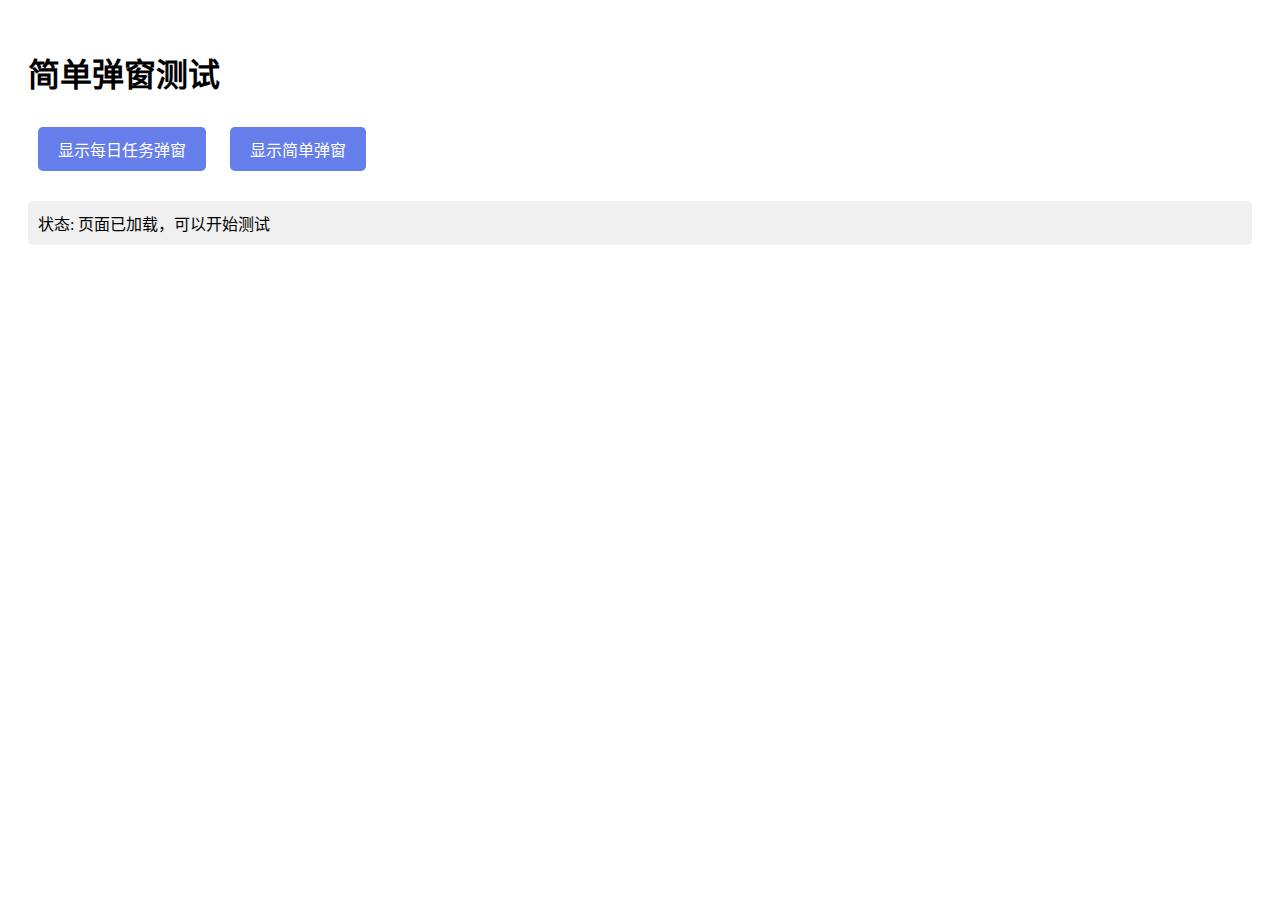
<file: simple-modal-test.html>
<!DOCTYPE html>
<html lang="zh-CN">
<head>
    <meta charset="UTF-8">
    <meta name="viewport" content="width=device-width, initial-scale=1.0">
    <title>简单弹窗测试</title>
    <style>
        .modal {
            position: fixed;
            top: 0;
            left: 0;
            width: 100%;
            height: 100%;
            background: rgba(0, 0, 0, 0.8);
            display: flex;
            justify-content: center;
            align-items: center;
            z-index: 10001;
        }

        .modal.hidden {
            display: none;
        }

        .modal-content {
            background: white;
            padding: 30px;
            border-radius: 15px;
            text-align: center;
            max-width: 400px;
            width: 90%;
        }

        .daily-content {
            max-width: 500px;
            width: 90%;
            background: linear-gradient(135deg, #667eea 0%, #764ba2 100%);
            color: white;
            border-radius: 20px;
            padding: 30px;
            text-align: center;
        }

        .daily-task-area {
            position: relative;
            height: 200px;
            background: rgba(255, 255, 255, 0.1);
            border-radius: 15px;
            margin: 20px 0;
            overflow: hidden;
            cursor: crosshair;
        }

        .dust-particles {
            position: absolute;
            top: 0;
            left: 0;
            width: 100%;
            height: 100%;
        }

        .dust {
            position: absolute;
            width: 30px;
            height: 30px;
            background: rgba(139, 69, 19, 0.8);
            border-radius: 50%;
            cursor: pointer;
            transition: all 0.3s ease;
            box-shadow: 0 2px 8px rgba(0, 0, 0, 0.3);
        }

        .dust:hover {
            transform: scale(1.2);
            background: rgba(139, 69, 19, 1);
        }

        .dust.cleaned {
            animation: dustClean 0.5s ease-out forwards;
            pointer-events: none;
        }

        @keyframes dustClean {
            0% { 
                transform: scale(1) rotate(0deg);
                opacity: 1;
            }
            100% { 
                transform: scale(0) rotate(180deg);
                opacity: 0;
            }
        }

        .daily-progress {
            display: flex;
            align-items: center;
            gap: 15px;
            margin: 20px 0;
        }

        .daily-progress-bar {
            flex: 1;
            height: 12px;
            background: rgba(255, 255, 255, 0.2);
            border-radius: 6px;
            overflow: hidden;
        }

        .daily-progress-fill {
            height: 100%;
            background: linear-gradient(45deg, #27ae60, #2ecc71);
            width: 0%;
            transition: width 0.3s ease;
            border-radius: 6px;
        }

        button {
            padding: 10px 20px;
            margin: 10px;
            border: none;
            border-radius: 5px;
            cursor: pointer;
            font-size: 16px;
        }

        .test-btn {
            background: #667eea;
            color: white;
        }

        .skip-button {
            background: rgba(255, 255, 255, 0.2);
            border: 1px solid rgba(255, 255, 255, 0.3);
            color: white;
        }
    </style>
</head>
<body>
    <div style="padding: 20px;">
        <h1>简单弹窗测试</h1>
        
        <button class="test-btn" onclick="showModal()">显示每日任务弹窗</button>
        <button class="test-btn" onclick="showSimpleModal()">显示简单弹窗</button>
        
        <div id="status" style="margin: 20px 0; padding: 10px; background: #f0f0f0; border-radius: 5px;">
            状态: 等待测试
        </div>
    </div>

    <!-- 简单测试弹窗 -->
    <div id="simple-modal" class="modal hidden">
        <div class="modal-content">
            <h2>简单测试弹窗</h2>
            <p>这是一个简单的测试弹窗</p>
            <button onclick="hideSimpleModal()">关闭</button>
        </div>
    </div>

    <!-- 每日任务弹窗 -->
    <div id="daily-task-modal" class="modal hidden">
        <div class="modal-content daily-content">
            <div class="daily-header">
                <span style="font-size: 48px; display: block; margin-bottom: 15px;">🧹</span>
                <h2>每日打扫任务</h2>
                <p>整理思维空间，获得丰厚奖励！</p>
            </div>
            
            <div style="background: rgba(255, 255, 255, 0.1); border-radius: 15px; padding: 20px; margin: 25px 0;">
                <div style="display: flex; align-items: center; justify-content: center; gap: 10px; margin-bottom: 10px;">
                    <span style="font-size: 32px;">🗝️</span>
                    <span style="font-size: 32px; font-weight: bold; color: #f1c40f;">×5</span>
                </div>
                <p style="font-size: 14px; opacity: 0.9; margin: 0;">完成任务可获得5把创意钥匙</p>
            </div>
            
            <div class="daily-task-area" id="daily-task-area">
                <div class="dust-particles" id="dust-particles">
                    <!-- 灰尘粒子将通过JS生成 -->
                </div>
            </div>
            
            <div class="daily-progress">
                <div class="daily-progress-bar">
                    <div id="daily-progress-fill" class="daily-progress-fill"></div>
                </div>
                <span id="daily-progress-text" style="font-weight: bold; font-size: 16px; min-width: 50px;">0/5</span>
            </div>
            
            <button class="skip-button" onclick="hideDailyModal()">跳过</button>
        </div>
    </div>

    <script>
        let dustCleaned = 0;
        let totalDust = 5;

        function updateStatus(message) {
            document.getElementById('status').textContent = '状态: ' + message;
            console.log(message);
        }

        function showSimpleModal() {
            updateStatus('显示简单弹窗');
            document.getElementById('simple-modal').classList.remove('hidden');
        }

        function hideSimpleModal() {
            updateStatus('隐藏简单弹窗');
            document.getElementById('simple-modal').classList.add('hidden');
        }

        function showModal() {
            updateStatus('显示每日任务弹窗');
            
            // 重置状态
            dustCleaned = 0;
            totalDust = 5;
            
            // 生成灰尘
            generateDust();
            
            // 更新进度
            updateProgress();
            
            // 显示弹窗
            const modal = document.getElementById('daily-task-modal');
            modal.classList.remove('hidden');
            
            updateStatus('每日任务弹窗已显示');
        }

        function hideDailyModal() {
            updateStatus('隐藏每日任务弹窗');
            document.getElementById('daily-task-modal').classList.add('hidden');
        }

        function generateDust() {
            const container = document.getElementById('dust-particles');
            container.innerHTML = '';
            
            updateStatus('生成 ' + totalDust + ' 个灰尘粒子');
            
            for (let i = 0; i < totalDust; i++) {
                const dust = document.createElement('div');
                dust.className = 'dust';
                dust.style.left = Math.random() * 80 + 10 + '%';
                dust.style.top = Math.random() * 70 + 15 + '%';
                
                dust.addEventListener('click', function() {
                    cleanDust(this);
                });
                
                container.appendChild(dust);
            }
        }

        function cleanDust(dustElement) {
            if (dustElement.classList.contains('cleaned')) return;
            
            dustElement.classList.add('cleaned');
            dustCleaned++;
            
            updateStatus('清扫了灰尘，进度: ' + dustCleaned + '/' + totalDust);
            updateProgress();
            
            if (dustCleaned >= totalDust) {
                setTimeout(() => {
                    alert('🎉 任务完成！');
                    hideDailyModal();
                }, 500);
            }
        }

        function updateProgress() {
            const progress = (dustCleaned / totalDust) * 100;
            document.getElementById('daily-progress-fill').style.width = progress + '%';
            document.getElementById('daily-progress-text').textContent = dustCleaned + '/' + totalDust;
        }

        // 点击背景关闭弹窗
        document.addEventListener('click', function(e) {
            if (e.target.classList.contains('modal')) {
                e.target.classList.add('hidden');
                updateStatus('点击背景关闭弹窗');
            }
        });

        updateStatus('页面已加载，可以开始测试');
    </script>
</body>
</html>
</file>
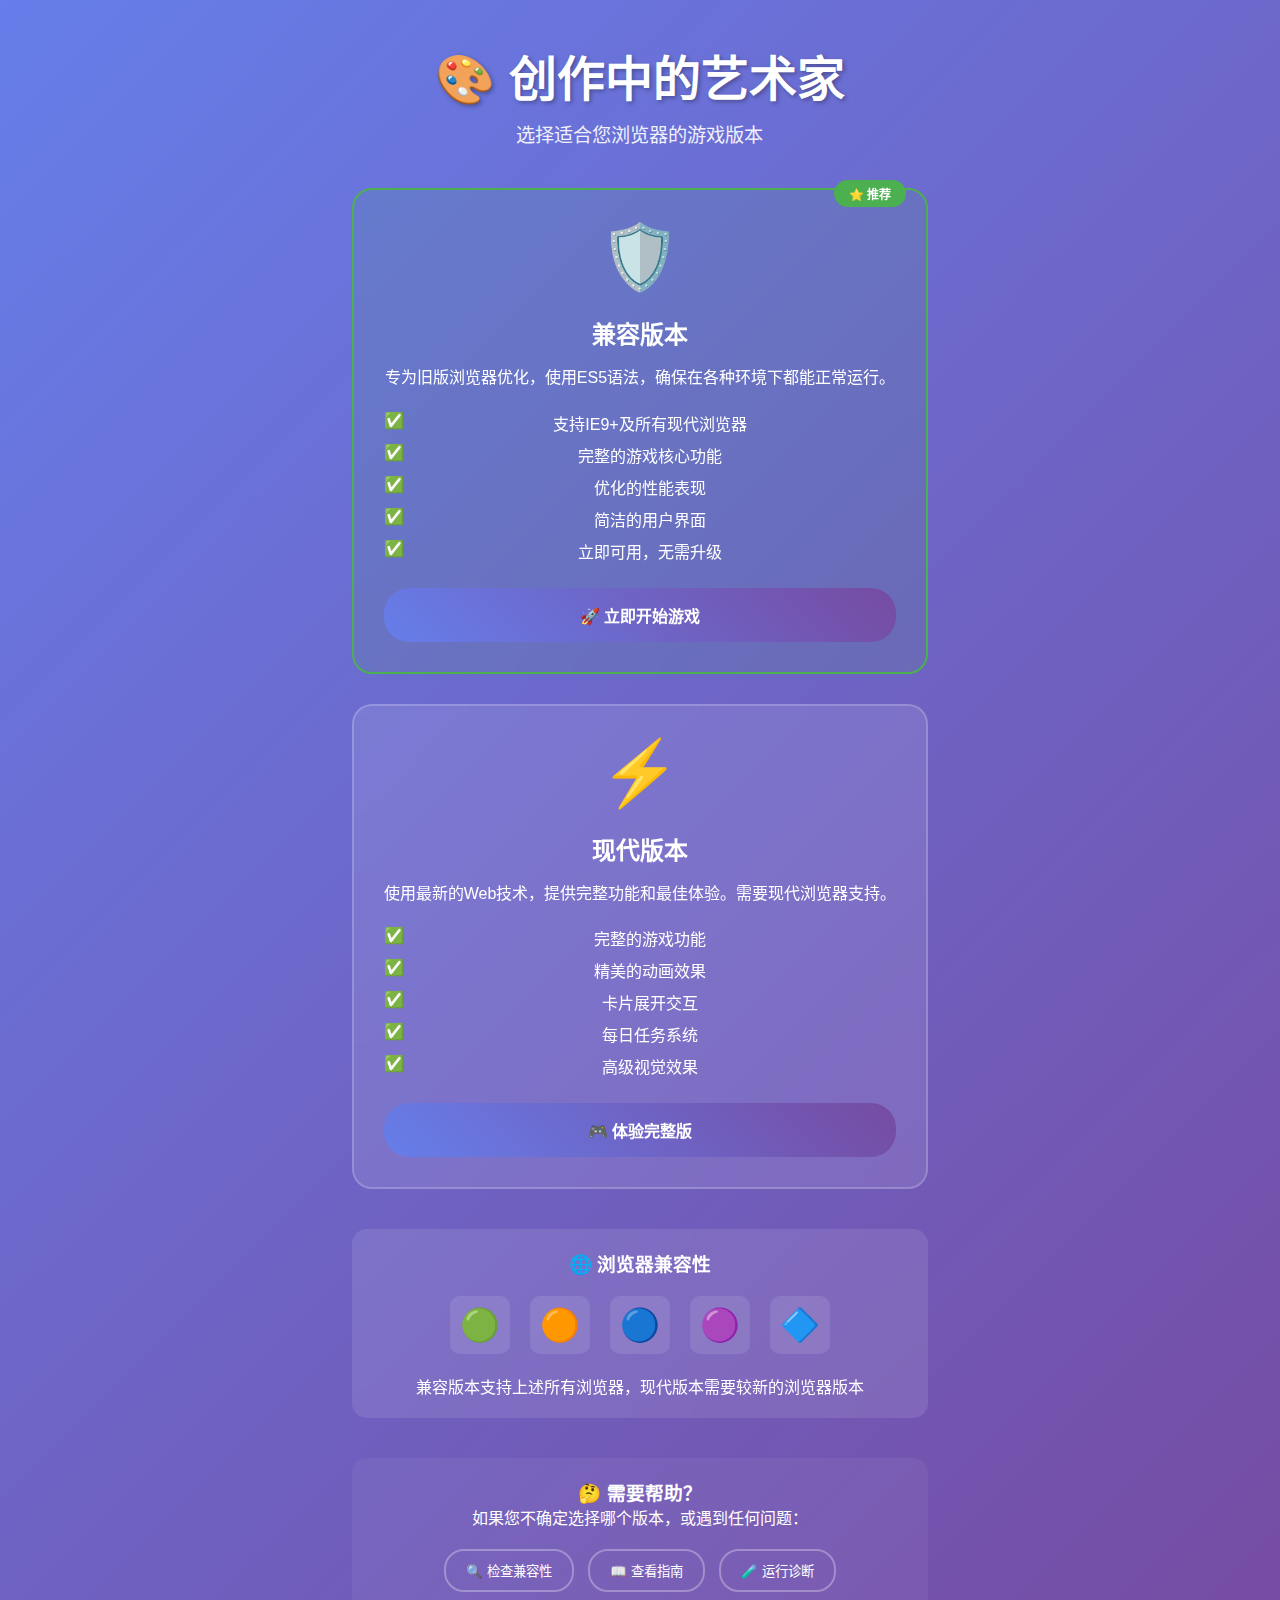
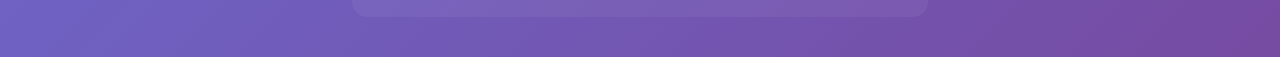
<file: start.html>
<!DOCTYPE html>
<html lang="zh-CN">
<head>
    <meta charset="UTF-8">
    <meta name="viewport" content="width=device-width, initial-scale=1.0">
    <title>创作中的艺术家 - 选择版本</title>
    <style>
        * {
            margin: 0;
            padding: 0;
            box-sizing: border-box;
        }
        
        body {
            font-family: Arial, sans-serif;
            background: linear-gradient(135deg, #667eea 0%, #764ba2 100%);
            min-height: 100vh;
            display: flex;
            align-items: center;
            justify-content: center;
            color: white;
        }
        
        .container {
            max-width: 800px;
            padding: 40px;
            text-align: center;
        }
        
        .header {
            margin-bottom: 40px;
        }
        
        .header h1 {
            font-size: 3em;
            margin-bottom: 10px;
            text-shadow: 2px 2px 4px rgba(0,0,0,0.3);
        }
        
        .header p {
            font-size: 1.2em;
            opacity: 0.9;
        }
        
        .version-cards {
            display: grid;
            grid-template-columns: repeat(auto-fit, minmax(300px, 1fr));
            gap: 30px;
            margin: 40px 0;
        }
        
        .version-card {
            background: rgba(255, 255, 255, 0.1);
            backdrop-filter: blur(10px);
            border-radius: 20px;
            padding: 30px;
            border: 2px solid rgba(255, 255, 255, 0.2);
            transition: all 0.3s ease;
            cursor: pointer;
        }
        
        .version-card:hover {
            transform: translateY(-10px);
            box-shadow: 0 20px 40px rgba(0, 0, 0, 0.3);
            border-color: rgba(255, 255, 255, 0.4);
        }
        
        .version-card.recommended {
            border-color: #4CAF50;
            background: rgba(76, 175, 80, 0.1);
        }
        
        .version-card.recommended::before {
            content: "⭐ 推荐";
            position: absolute;
            top: -10px;
            right: 20px;
            background: #4CAF50;
            color: white;
            padding: 5px 15px;
            border-radius: 15px;
            font-size: 12px;
            font-weight: bold;
        }
        
        .version-card {
            position: relative;
        }
        
        .card-icon {
            font-size: 4em;
            margin-bottom: 20px;
        }
        
        .card-title {
            font-size: 1.5em;
            font-weight: bold;
            margin-bottom: 15px;
        }
        
        .card-description {
            margin-bottom: 20px;
            line-height: 1.6;
        }
        
        .card-features {
            list-style: none;
            margin-bottom: 25px;
        }
        
        .card-features li {
            margin: 8px 0;
            padding-left: 20px;
            position: relative;
        }
        
        .card-features li::before {
            content: "✅";
            position: absolute;
            left: 0;
        }
        
        .card-button {
            background: linear-gradient(45deg, #667eea, #764ba2);
            color: white;
            border: none;
            padding: 15px 30px;
            border-radius: 25px;
            font-size: 16px;
            font-weight: bold;
            cursor: pointer;
            transition: all 0.3s ease;
            width: 100%;
        }
        
        .card-button:hover {
            transform: translateY(-2px);
            box-shadow: 0 8px 20px rgba(102, 126, 234, 0.4);
        }
        
        .compatibility-info {
            background: rgba(255, 255, 255, 0.1);
            border-radius: 15px;
            padding: 20px;
            margin-top: 30px;
            backdrop-filter: blur(10px);
        }
        
        .browser-icons {
            display: flex;
            justify-content: center;
            gap: 20px;
            margin: 20px 0;
            flex-wrap: wrap;
        }
        
        .browser-icon {
            font-size: 2em;
            padding: 10px;
            background: rgba(255, 255, 255, 0.1);
            border-radius: 10px;
            transition: all 0.3s ease;
        }
        
        .browser-icon:hover {
            transform: scale(1.1);
            background: rgba(255, 255, 255, 0.2);
        }
        
        .help-section {
            margin-top: 40px;
            padding: 20px;
            background: rgba(255, 255, 255, 0.05);
            border-radius: 15px;
        }
        
        .help-button {
            background: transparent;
            color: white;
            border: 2px solid rgba(255, 255, 255, 0.3);
            padding: 10px 20px;
            border-radius: 20px;
            margin: 5px;
            cursor: pointer;
            transition: all 0.3s ease;
        }
        
        .help-button:hover {
            background: rgba(255, 255, 255, 0.1);
            border-color: rgba(255, 255, 255, 0.5);
        }
        
        @media (max-width: 768px) {
            .container {
                padding: 20px;
            }
            
            .header h1 {
                font-size: 2em;
            }
            
            .version-cards {
                grid-template-columns: 1fr;
                gap: 20px;
            }
            
            .browser-icons {
                gap: 10px;
            }
        }
    </style>
</head>
<body>
    <div class="container">
        <div class="header">
            <h1>🎨 创作中的艺术家</h1>
            <p>选择适合您浏览器的游戏版本</p>
        </div>
        
        <div class="version-cards">
            <!-- 兼容版本 -->
            <div class="version-card recommended" onclick="startCompatibleVersion()">
                <div class="card-icon">🛡️</div>
                <div class="card-title">兼容版本</div>
                <div class="card-description">
                    专为旧版浏览器优化，使用ES5语法，确保在各种环境下都能正常运行。
                </div>
                <ul class="card-features">
                    <li>支持IE9+及所有现代浏览器</li>
                    <li>完整的游戏核心功能</li>
                    <li>优化的性能表现</li>
                    <li>简洁的用户界面</li>
                    <li>立即可用，无需升级</li>
                </ul>
                <button class="card-button">🚀 立即开始游戏</button>
            </div>
            
            <!-- 现代版本 -->
            <div class="version-card" onclick="startModernVersion()">
                <div class="card-icon">⚡</div>
                <div class="card-title">现代版本</div>
                <div class="card-description">
                    使用最新的Web技术，提供完整功能和最佳体验。需要现代浏览器支持。
                </div>
                <ul class="card-features">
                    <li>完整的游戏功能</li>
                    <li>精美的动画效果</li>
                    <li>卡片展开交互</li>
                    <li>每日任务系统</li>
                    <li>高级视觉效果</li>
                </ul>
                <button class="card-button">🎮 体验完整版</button>
            </div>
        </div>
        
        <div class="compatibility-info">
            <h3>🌐 浏览器兼容性</h3>
            <div class="browser-icons">
                <div class="browser-icon" title="Chrome 30+">🟢</div>
                <div class="browser-icon" title="Firefox 25+">🟠</div>
                <div class="browser-icon" title="Safari 7+">🔵</div>
                <div class="browser-icon" title="Edge 所有版本">🟣</div>
                <div class="browser-icon" title="IE 9+">🔷</div>
            </div>
            <p>兼容版本支持上述所有浏览器，现代版本需要较新的浏览器版本</p>
        </div>
        
        <div class="help-section">
            <h3>🤔 需要帮助？</h3>
            <p>如果您不确定选择哪个版本，或遇到任何问题：</p>
            <div style="margin-top: 15px;">
                <button class="help-button" onclick="checkCompatibility()">🔍 检查兼容性</button>
                <button class="help-button" onclick="viewGuide()">📖 查看指南</button>
                <button class="help-button" onclick="runDiagnostic()">🧪 运行诊断</button>
            </div>
        </div>
    </div>

    <script>
        // 启动兼容版本
        function startCompatibleVersion() {
            window.location.href = 'legacy-compatible.html';
        }
        
        // 启动现代版本
        function startModernVersion() {
            // 先检查浏览器兼容性
            if (checkBrowserSupport()) {
                window.location.href = 'index.html';
            } else {
                if (confirm('检测到您的浏览器可能不支持现代版本的所有功能。\n\n是否仍要尝试？建议选择兼容版本以获得最佳体验。')) {
                    window.location.href = 'index.html';
                }
            }
        }
        
        // 检查浏览器支持
        function checkBrowserSupport() {
            try {
                // 检查ES6功能
                eval('const x = () => true; let y = `template`; return x() && y === "template"');
                
                // 检查其他现代功能
                return typeof Promise !== 'undefined' && 
                       typeof fetch !== 'undefined' &&
                       typeof localStorage !== 'undefined';
            } catch (e) {
                return false;
            }
        }
        
        // 检查兼容性
        function checkCompatibility() {
            window.open('quick-fix.html', '_blank');
        }
        
        // 查看指南
        function viewGuide() {
            window.open('BROWSER_COMPATIBILITY.md', '_blank');
        }
        
        // 运行诊断
        function runDiagnostic() {
            window.open('debug-test.html', '_blank');
        }
        
        // 页面加载时自动检测
        window.addEventListener('load', function() {
            var isModernBrowser = checkBrowserSupport();
            
            if (!isModernBrowser) {
                // 如果是旧浏览器，高亮推荐兼容版本
                var compatibleCard = document.querySelector('.version-card.recommended');
                compatibleCard.style.animation = 'pulse 2s infinite';
                
                // 添加脉冲动画
                var style = document.createElement('style');
                style.textContent = `
                    @keyframes pulse {
                        0% { transform: scale(1); }
                        50% { transform: scale(1.05); }
                        100% { transform: scale(1); }
                    }
                `;
                document.head.appendChild(style);
                
                // 显示提示
                setTimeout(function() {
                    alert('检测到您的浏览器版本较旧，推荐使用兼容版本以获得最佳体验！');
                }, 1000);
            }
        });
        
        console.log('游戏启动页面已加载');
        console.log('浏览器兼容性:', checkBrowserSupport() ? '现代浏览器' : '需要兼容版本');
    </script>
</body>
</html>
</file>
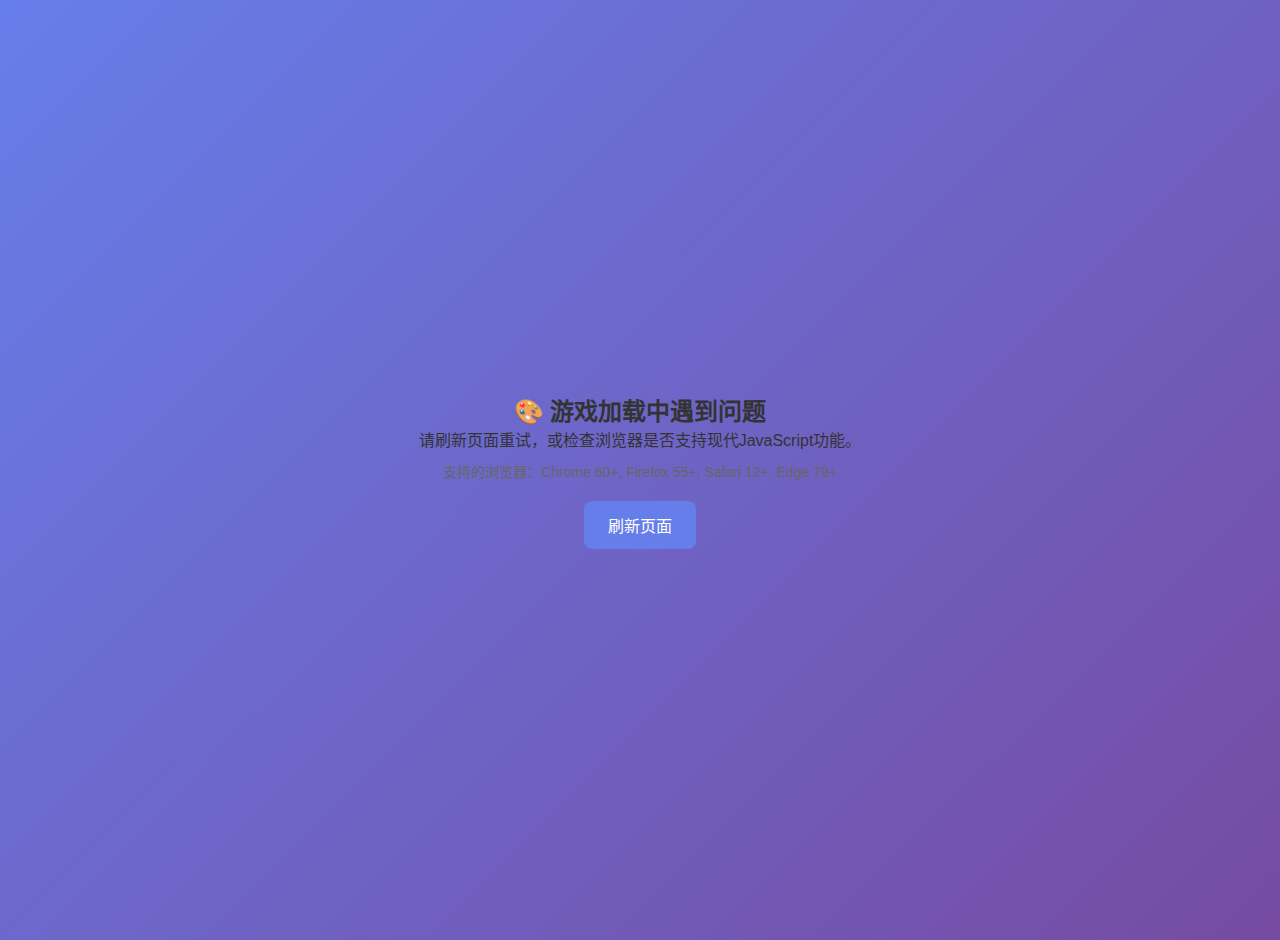
<file: treasure-chest-test.html>
<!DOCTYPE html>
<html lang="zh-CN">
<head>
    <meta charset="UTF-8">
    <meta name="viewport" content="width=device-width, initial-scale=1.0">
    <title>宝箱点击功能测试</title>
    <link rel="stylesheet" href="style.css">
    <style>
        body {
            padding: 20px;
            background: linear-gradient(135deg, #667eea 0%, #764ba2 100%);
            min-height: 100vh;
        }
        .test-container {
            max-width: 800px;
            margin: 0 auto;
            padding: 20px;
        }
        .test-header {
            text-align: center;
            color: white;
            margin-bottom: 30px;
        }
        .test-instructions {
            background: rgba(255, 255, 255, 0.1);
            padding: 20px;
            border-radius: 10px;
            margin-bottom: 30px;
            color: white;
        }
        .test-chest-area {
            background: rgba(255, 255, 255, 0.95);
            padding: 40px;
            border-radius: 20px;
            text-align: center;
            margin-bottom: 20px;
        }
        .test-status {
            background: rgba(0, 0, 0, 0.8);
            color: white;
            padding: 15px;
            border-radius: 10px;
            margin-top: 20px;
        }
        .status-item {
            margin: 5px 0;
        }
    </style>
</head>
<body>
    <div class="test-container">
        <div class="test-header">
            <h1>🧪 宝箱点击功能测试</h1>
            <p>测试宝箱是否能正确响应点击并开启</p>
        </div>
        
        <div class="test-instructions">
            <h3>测试说明：</h3>
            <ul>
                <li>✅ 点击宝箱应该播放动画</li>
                <li>✅ 点击宝箱应该调用开箱函数</li>
                <li>✅ 有钥匙时应该能开箱</li>
                <li>✅ 没钥匙时应该无法开箱</li>
                <li>✅ 开箱过程中应该无法重复开箱</li>
            </ul>
        </div>
        
        <div class="test-chest-area">
            <h2>🗝️ 当前钥匙数量: <span id="test-tickets">3</span></h2>
            
            <!-- 模拟宝箱 -->
            <div id="treasure-chest" style="cursor: pointer; font-size: 100px; margin: 20px 0;">
                <div class="crate-icon" id="crate-icon">📦</div>
            </div>
            
            <p>点击上方宝箱测试开箱功能</p>
            
            <div class="test-status">
                <div class="status-item">状态: <span id="test-status">等待点击</span></div>
                <div class="status-item">最后操作: <span id="last-action">无</span></div>
                <div class="status-item">开箱次数: <span id="open-count">0</span></div>
            </div>
        </div>
        
        <div style="text-align: center;">
            <button onclick="resetTest()" style="padding: 10px 20px; margin: 5px; border: none; border-radius: 5px; background: #3498db; color: white; cursor: pointer;">重置测试</button>
            <button onclick="addTickets()" style="padding: 10px 20px; margin: 5px; border: none; border-radius: 5px; background: #27ae60; color: white; cursor: pointer;">添加钥匙</button>
            <button onclick="removeTickets()" style="padding: 10px 20px; margin: 5px; border: none; border-radius: 5px; background: #e74c3c; color: white; cursor: pointer;">移除钥匙</button>
        </div>
    </div>

    <script src="script.js"></script>
    <script>
        let testOpenCount = 0;
        
        // 重写performGacha函数用于测试
        const originalPerformGacha = window.performGacha || function() {};
        
        window.performGacha = function() {
            testOpenCount++;
            document.getElementById('test-status').textContent = '开箱中...';
            document.getElementById('last-action').textContent = '调用了performGacha()';
            document.getElementById('open-count').textContent = testOpenCount;
            
            console.log('测试: performGacha被调用，开箱次数:', testOpenCount);
            
            // 模拟开箱过程
            setTimeout(() => {
                document.getElementById('test-status').textContent = '开箱完成';
                gameState.isOpening = false;
            }, 2000);
            
            // 调用原始函数（如果存在）
            if (originalPerformGacha && typeof originalPerformGacha === 'function') {
                try {
                    originalPerformGacha();
                } catch (error) {
                    console.log('原始performGacha函数执行出错:', error);
                }
            }
        };
        
        // 测试辅助函数
        function resetTest() {
            testOpenCount = 0;
            gameState.tickets = 3;
            gameState.isOpening = false;
            document.getElementById('test-tickets').textContent = gameState.tickets;
            document.getElementById('test-status').textContent = '等待点击';
            document.getElementById('last-action').textContent = '重置测试';
            document.getElementById('open-count').textContent = testOpenCount;
            console.log('测试已重置');
        }
        
        function addTickets() {
            gameState.tickets += 1;
            document.getElementById('test-tickets').textContent = gameState.tickets;
            document.getElementById('last-action').textContent = '添加了1把钥匙';
            console.log('添加钥匙，当前:', gameState.tickets);
        }
        
        function removeTickets() {
            if (gameState.tickets > 0) {
                gameState.tickets -= 1;
                document.getElementById('test-tickets').textContent = gameState.tickets;
                document.getElementById('last-action').textContent = '移除了1把钥匙';
                console.log('移除钥匙，当前:', gameState.tickets);
            }
        }
        
        // 监听宝箱点击
        document.addEventListener('DOMContentLoaded', function() {
            const treasureChest = document.getElementById('treasure-chest');
            if (treasureChest) {
                console.log('宝箱元素找到，添加测试监听器');
                
                // 添加额外的测试监听器
                treasureChest.addEventListener('click', function() {
                    console.log('测试: 宝箱被点击');
                    document.getElementById('last-action').textContent = '点击了宝箱';
                    
                    if (gameState.tickets <= 0) {
                        document.getElementById('test-status').textContent = '没有钥匙';
                        console.log('测试: 没有钥匙，无法开箱');
                    } else if (gameState.isOpening) {
                        document.getElementById('test-status').textContent = '正在开箱中';
                        console.log('测试: 正在开箱中，无法重复开箱');
                    } else {
                        document.getElementById('test-status').textContent = '点击成功';
                        console.log('测试: 点击条件满足，应该会开箱');
                    }
                });
            } else {
                console.error('测试: 未找到宝箱元素');
            }
        });
        
        console.log('宝箱点击测试页面已准备就绪');
    </script>
</body>
</html>
</file>
<file: style.css>
* {
    margin: 0;
    padding: 0;
    box-sizing: border-box;
}

/* 性能优化 */
* {
    -webkit-font-smoothing: antialiased;
    -moz-osx-font-smoothing: grayscale;
}

html {
    scroll-behavior: smooth;
}

/* 减少重绘和回流 */
.paint-stroke,
.case-items,
.expanded-card-content {
    will-change: transform;
}

/* GPU加速 */
.nav-btn,
.artwork-item,
.payment-btn {
    transform: translateZ(0);
}

body {
    font-family: 'Segoe UI', Tahoma, Geneva, Verdana, sans-serif;
    background: linear-gradient(135deg, #667eea 0%, #764ba2 100%);
    min-height: 100vh;
    min-height: calc(var(--vh, 1vh) * 100); /* 移动端视口高度修复 */
    color: #333;
    overflow-x: hidden;
}

/* Icon风格基础样式 */
.icon {
    display: inline-block;
    font-size: 1.2em;
    margin-right: 8px;
}

/* 状态栏 - 隐藏在手机端 */
.status-bar {
    position: fixed;
    top: 0;
    left: 0;
    right: 0;
    display: flex;
    justify-content: center;
    align-items: center;
    background: rgba(255, 255, 255, 0.98);
    padding: 12px 25px;
    box-shadow: 0 4px 20px rgba(0, 0, 0, 0.15);
    z-index: 9999;
    backdrop-filter: blur(15px);
    transition: all 0.3s ease;
}

/* 手机端隐藏状态栏 */
@media (max-width: 768px) {
    .status-bar {
        display: none !important;
    }
    
    /* 手机端显示钥匙和导航 */
    .mobile-keys-display {
        display: flex !important;
    }
    
    .mobile-nav-buttons {
        display: flex !important;
    }
}

.status-content {
    display: flex;
    align-items: center;
    gap: 30px;
}

/* 宝箱页面状态栏透明 */
.status-bar.transparent {
    background: transparent;
    box-shadow: none;
    backdrop-filter: none;
}

/* 透明状态栏时用户信息的特殊样式 */
.status-bar.transparent ~ .user-info,
body:has(.status-bar.transparent) .user-info {
    background: rgba(0, 0, 0, 0.8);
    color: white;
    border: 1px solid rgba(255, 255, 255, 0.3);
    backdrop-filter: blur(15px);
}

.status-bar.transparent ~ .user-info .user-name,
body:has(.status-bar.transparent) .user-info .user-name {
    color: white;
}



.currency-display {
    display: flex;
    gap: 20px;
}

.currency-item {
    display: flex;
    align-items: center;
    gap: 6px;
    background: rgba(102, 126, 234, 0.1);
    padding: 8px 12px;
    border-radius: 20px;
    border: 2px solid rgba(102, 126, 234, 0.2);
}

.currency-icon {
    font-size: 16px;
}

.currency-value {
    font-weight: bold;
    font-size: 16px;
    color: #333;
}

.nav-buttons {
    display: flex;
    gap: 8px;
}

.nav-btn {
    width: 50px;
    height: 50px;
    border: 2px solid rgba(102, 126, 234, 0.3);
    border-radius: 50%;
    background: rgba(102, 126, 234, 0.15);
    cursor: pointer;
    transition: all 0.3s ease;
    display: flex;
    align-items: center;
    justify-content: center;
    position: relative;
}

.nav-btn:hover {
    transform: translateY(-2px);
    background: rgba(102, 126, 234, 0.2);
}

.nav-btn.active {
    background: linear-gradient(45deg, #667eea, #764ba2);
    box-shadow: 0 4px 15px rgba(102, 126, 234, 0.4);
}

.nav-icon {
    font-size: 20px;
}

.nav-btn.active .nav-icon {
    transform: scale(1.1);
}

/* 界面切换 */
.screen {
    display: none;
    min-height: 100vh;
    padding-top: 0;
}

/* 手机端移除顶部间距 */
@media (max-width: 768px) {
    .screen {
        padding-top: 0 !important;
    }
}

.screen.active {
    display: block;
}

#work-screen.active {
    display: block;
    position: relative;
}

#gacha-screen.active {
    display: block;
    position: relative;
}

#gallery-screen.active {
    display: block;
    position: fixed;
    top: 0;
    left: 0;
    width: 100vw;
    height: 100vh;
    background: 
        /* 思维宫殿神秘纹理 */
        repeating-linear-gradient(
            45deg,
            rgba(100, 50, 150, 0.05) 0px,
            rgba(100, 50, 150, 0.05) 1px,
            transparent 1px,
            transparent 30px
        ),
        repeating-linear-gradient(
            -45deg,
            rgba(50, 100, 200, 0.03) 0px,
            rgba(50, 100, 200, 0.03) 1px,
            transparent 1px,
            transparent 30px
        ),
        /* 思维光芒效果 */
        radial-gradient(ellipse at 25% 20%, rgba(138, 43, 226, 0.15) 0%, transparent 60%),
        radial-gradient(ellipse at 75% 80%, rgba(75, 0, 130, 0.12) 0%, transparent 60%),
        radial-gradient(ellipse at 50% 50%, rgba(25, 25, 112, 0.08) 0%, transparent 80%),
        /* 思维宫殿暗色底色 */
        linear-gradient(135deg, #1a1a2e 0%, #16213e 30%, #0f3460 70%, #1a1a2e 100%);
    overflow-y: auto;
    padding: 0;
}

/* 思维宫殿页面的用户信息样式 */
#gallery-screen.active ~ .user-info {
    background: rgba(138, 43, 226, 0.8);
    color: #e6e6fa;
    border: 1px solid rgba(138, 43, 226, 0.5);
    backdrop-filter: blur(15px);
}

#gallery-screen.active ~ .user-info .user-name {
    color: #e6e6fa;
}

/* 工作界面 - 全屏画布 */
.canvas-workspace {
    position: fixed;
    top: 0;
    left: 0;
    width: 100vw;
    height: 100vh;
    background: 
        /* 画布纹理 */
        repeating-linear-gradient(
            0deg,
            rgba(255, 255, 255, 0.03) 0px,
            rgba(255, 255, 255, 0.03) 1px,
            transparent 1px,
            transparent 20px
        ),
        repeating-linear-gradient(
            90deg,
            rgba(255, 255, 255, 0.03) 0px,
            rgba(255, 255, 255, 0.03) 1px,
            transparent 1px,
            transparent 20px
        ),
        /* 画布底色 */
        radial-gradient(circle at 30% 20%, rgba(250, 248, 245, 0.9) 0%, transparent 60%),
        radial-gradient(circle at 70% 80%, rgba(248, 246, 243, 0.8) 0%, transparent 60%),
        linear-gradient(135deg, #faf8f5 0%, #f5f3f0 50%, #f0ede8 100%);
    cursor: crosshair;
    overflow: hidden;
    z-index: 1;
}

/* 画布背景 */
.canvas-background {
    position: absolute;
    top: 0;
    left: 0;
    width: 100%;
    height: 100%;
    background: 
        /* 画布光影效果 */
        radial-gradient(circle at 25% 25%, rgba(255, 255, 255, 0.4) 0%, transparent 40%),
        radial-gradient(circle at 75% 75%, rgba(255, 255, 255, 0.3) 0%, transparent 40%),
        radial-gradient(circle at 50% 50%, rgba(240, 237, 232, 0.2) 0%, transparent 70%),
        /* 画布纸张纹理 */
        repeating-linear-gradient(
            45deg,
            transparent 0px,
            rgba(0, 0, 0, 0.01) 1px,
            transparent 2px,
            transparent 8px
        );
    pointer-events: none;
    z-index: 0;
}

.canvas-grid {
    position: absolute;
    top: 0;
    left: 0;
    width: 100%;
    height: 100%;
    background-image: 
        linear-gradient(rgba(0,0,0,0.05) 1px, transparent 1px),
        linear-gradient(90deg, rgba(0,0,0,0.05) 1px, transparent 1px);
    background-size: 50px 50px;
    opacity: 0.3;
    pointer-events: none;
    z-index: 1;
}

/* 艺术家工作区 */
.artist-workspace {
    background: rgba(255, 255, 255, 0.95);
    border-radius: 20px;
    padding: 40px;
    box-shadow: 0 10px 30px rgba(0, 0, 0, 0.1);
    cursor: pointer;
    transition: all 0.3s ease;
}

.artist-workspace:hover {
    transform: translateY(-5px);
    box-shadow: 0 15px 40px rgba(0, 0, 0, 0.15);
}

.workspace-bg {
    display: flex;
    align-items: center;
    justify-content: center;
    gap: 40px;
    min-height: 200px;
    background: linear-gradient(135deg, #f8f9fa, #e9ecef);
    border-radius: 15px;
    padding: 30px;
    position: relative;
}

.artist-figure {
    display: flex;
    flex-direction: column;
    align-items: center;
    gap: 10px;
}

.artist-icon {
    font-size: 80px;
    transition: transform 0.3s ease;
}

.brush-icon {
    font-size: 30px;
    opacity: 0.7;
    transition: all 0.3s ease;
}

.artist-workspace:hover .artist-icon {
    transform: scale(1.1);
}

.artist-workspace:hover .brush-icon {
    opacity: 1;
    transform: rotate(15deg);
}

.artist-icon.painting {
    animation: artistPainting 0.5s ease-in-out;
}

@keyframes artistPainting {
    0%, 100% { transform: translateX(0); }
    25% { transform: translateX(-3px); }
    75% { transform: translateX(3px); }
}

.easel-area {
    position: relative;
}

.canvas-frame {
    width: 150px;
    height: 120px;
    background: #8B4513;
    border-radius: 8px;
    padding: 8px;
    box-shadow: 0 4px 15px rgba(0, 0, 0, 0.2);
}

.canvas-bg {
    width: 100%;
    height: 100%;
    background: #ffffff;
    border-radius: 4px;
    position: relative;
    overflow: hidden;
    border: 2px solid #ddd;
}

.painting-fill {
    position: absolute;
    top: 0;
    left: 0;
    width: 0%;
    height: 100%;
    background: linear-gradient(45deg, 
        #ff6b6b 0%, #4ecdc4 20%, #45b7d1 40%, 
        #96ceb4 60%, #feca57 80%, #ff9ff3 100%);
    transition: width 0.5s ease;
    opacity: 0.8;
}

.canvas-overlay {
    position: absolute;
    top: 50%;
    left: 50%;
    transform: translate(-50%, -50%);
    font-size: 24px;
    opacity: 0.3;
    pointer-events: none;
}

.click-hint {
    display: flex;
    align-items: center;
    justify-content: center;
    gap: 10px;
    margin-top: 20px;
    color: #666;
    font-size: 16px;
}

.hint-icon {
    font-size: 20px;
    animation: bounce 2s infinite;
}

@keyframes bounce {
    0%, 20%, 60%, 100% { transform: translateY(0); }
    40% { transform: translateY(-10px); }
    80% { transform: translateY(-5px); }
}

/* 画布内容区域 - 笔触显示层 */
.canvas-content {
    position: absolute;
    top: 0;
    left: 0;
    width: 100%;
    height: 100%;
    z-index: 2;
    pointer-events: none;
    overflow: hidden;
}

/* 画布信息面板 */
.canvas-info-panel {
    position: fixed;
    top: 100px;
    right: 30px;
    background: rgba(255, 255, 255, 0.95);
    backdrop-filter: blur(15px);
    border-radius: 20px;
    padding: 25px;
    box-shadow: 0 10px 30px rgba(0, 0, 0, 0.1);
    z-index: 100;
    min-width: 200px;
    pointer-events: auto;
}

.info-item {
    display: flex;
    align-items: center;
    gap: 10px;
    margin-bottom: 15px;
    font-size: 16px;
    font-weight: 600;
}

.info-icon {
    font-size: 20px;
}

.info-text {
    color: #333;
}

.progress-mini {
    width: 100%;
    height: 8px;
    background: rgba(0, 0, 0, 0.1);
    border-radius: 4px;
    overflow: hidden;
    margin-bottom: 20px;
}

.progress-fill-mini {
    height: 100%;
    background: linear-gradient(45deg, #667eea, #764ba2);
    width: 0%;
    transition: width 0.3s ease;
    border-radius: 4px;
}

.buy-mini-btn {
    display: flex;
    align-items: center;
    gap: 8px;
    width: 100%;
    padding: 12px 16px;
    border: none;
    border-radius: 12px;
    background: linear-gradient(45deg, #28a745, #20c997);
    color: white;
    cursor: pointer;
    transition: all 0.3s ease;
    font-weight: 600;
}

.buy-mini-btn:hover {
    transform: translateY(-2px);
    box-shadow: 0 8px 20px rgba(40, 167, 69, 0.3);
}

.buy-mini-btn:disabled {
    background: #ccc;
    cursor: not-allowed;
    transform: none;
    box-shadow: none;
}

.buy-premium-btn {
    display: flex;
    flex-direction: column;
    align-items: center;
    gap: 4px;
    width: 100%;
    padding: 15px 16px;
    border: none;
    border-radius: 12px;
    background: linear-gradient(45deg, #e74c3c, #c0392b);
    color: white;
    cursor: pointer;
    transition: all 0.3s ease;
    font-weight: 600;
    margin-top: 10px;
}

.buy-premium-btn:hover {
    transform: translateY(-2px);
    box-shadow: 0 8px 20px rgba(231, 76, 60, 0.4);
}

.buy-premium-btn .btn-icon {
    font-size: 18px;
}

.buy-premium-btn .btn-text {
    font-size: 14px;
    font-weight: bold;
}

.buy-premium-btn .btn-desc {
    font-size: 11px;
    opacity: 0.9;
    font-weight: normal;
}

.btn-icon {
    font-size: 16px;
}

.btn-text {
    font-size: 14px;
}

/* 画布提示 */
.canvas-hint {
    position: fixed;
    bottom: 50px;
    left: 50%;
    transform: translateX(-50%);
    display: flex;
    align-items: center;
    gap: 10px;
    background: rgba(0, 0, 0, 0.8);
    color: white;
    padding: 15px 25px;
    border-radius: 25px;
    font-size: 16px;
    z-index: 100;
    animation: hintPulse 2s ease-in-out infinite;
    pointer-events: none;
}

.hint-icon {
    font-size: 20px;
}

.hint-text {
    font-weight: 500;
}

@keyframes hintPulse {
    0%, 100% { opacity: 0.8; transform: translateX(-50%) scale(1); }
    50% { opacity: 1; transform: translateX(-50%) scale(1.05); }
}

/* 笔触效果 */
.paint-stroke {
    position: absolute;
    border-radius: 50%;
    pointer-events: none;
    animation: strokeAppear 0.6s ease-out forwards;
    z-index: 10;
    box-shadow: 0 2px 8px rgba(0, 0, 0, 0.2);
}

@keyframes strokeAppear {
    0% { 
        transform: scale(0) rotate(0deg); 
        opacity: 0; 
    }
    50% { 
        transform: scale(1.3) rotate(180deg); 
        opacity: 1; 
    }
    100% { 
        transform: scale(1) rotate(360deg); 
        opacity: 0.85; 
    }
}

/* 进度面板 */
.progress-panel {
    background: rgba(255, 255, 255, 0.95);
    border-radius: 20px;
    padding: 30px;
    box-shadow: 0 10px 30px rgba(0, 0, 0, 0.1);
}

.panel-header {
    display: flex;
    align-items: center;
    gap: 10px;
    margin-bottom: 25px;
}

.panel-icon {
    font-size: 24px;
}

.panel-header h3 {
    font-size: 1.4em;
    color: #333;
    font-weight: 500;
}

.progress-stats {
    margin-bottom: 25px;
}

.stat-item {
    display: flex;
    align-items: center;
    gap: 10px;
    margin-bottom: 20px;
    padding: 15px;
    background: rgba(102, 126, 234, 0.05);
    border-radius: 12px;
}

.stat-icon {
    font-size: 20px;
}

.stat-label {
    flex: 1;
    font-weight: 500;
    color: #555;
}

.stat-value {
    font-weight: bold;
    color: #333;
}

.progress-bar-container {
    margin: 20px 0;
}

.progress-bar {
    width: 100%;
    height: 12px;
    background: #e0e0e0;
    border-radius: 6px;
    overflow: hidden;
    margin-bottom: 8px;
}

.progress-fill {
    height: 100%;
    background: linear-gradient(45deg, #667eea, #764ba2);
    width: 0%;
    transition: width 0.3s ease;
}

.progress-percent {
    font-size: 14px;
    color: #666;
    text-align: right;
    display: block;
}

.reward-info {
    display: flex;
    align-items: center;
    gap: 8px;
    color: #28a745;
    font-weight: 500;
    margin-top: 15px;
}

.reward-icon {
    font-size: 18px;
}

/* 展厅界面 */
.gallery-container {
    max-width: 1400px;
    margin: 0 auto;
    padding: 20px;
}

.gallery-header {
    text-align: center;
    background: linear-gradient(135deg, #2c3e50, #34495e);
    color: white;
    padding: 60px 40px;
    border-radius: 25px;
    margin-bottom: 40px;
    box-shadow: 0 10px 40px rgba(0, 0, 0, 0.2);
}

.gallery-header h1 {
    font-size: 3em;
    margin-bottom: 15px;
    text-shadow: 2px 2px 4px rgba(0,0,0,0.3);
}

.gallery-header p {
    font-size: 1.2em;
    opacity: 0.9;
}

.gallery-main {
    background: rgba(255, 255, 255, 0.95);
    padding: 40px;
    border-radius: 25px;
    box-shadow: 0 10px 40px rgba(0, 0, 0, 0.1);
}

.gallery-grid {
    display: grid;
    grid-template-columns: repeat(auto-fill, minmax(200px, 1fr));
    gap: 30px;
    margin-top: 20px;
}

.click-counter {
    position: absolute;
    bottom: -10px;
    left: 50%;
    transform: translateX(-50%);
    background: rgba(0, 0, 0, 0.8);
    color: white;
    padding: 5px 15px;
    border-radius: 20px;
    font-weight: bold;
    font-size: 14px;
}

.click-info {
    margin-top: 20px;
}

.click-info p {
    margin-bottom: 15px;
    color: #666;
    font-size: 16px;
}

.progress-bar {
    width: 100%;
    height: 20px;
    background: #e0e0e0;
    border-radius: 10px;
    overflow: hidden;
    margin-bottom: 10px;
}

.progress-fill {
    height: 100%;
    background: linear-gradient(45deg, #667eea, #764ba2);
    width: 0%;
    transition: width 0.3s ease;
}

/* 开箱界面 */
.gacha-container {
    max-width: 1200px;
    margin: 0 auto;
    padding: 20px;
}

.treasure-chest-area {
    text-align: center;
    background: rgba(255, 255, 255, 0.95);
    padding: 40px;
    border-radius: 20px;
    box-shadow: 0 8px 30px rgba(0, 0, 0, 0.1);
    margin-bottom: 30px;
}

.treasure-chest-area h1 {
    margin-bottom: 30px;
    color: #333;
    font-size: 2.5em;
    text-shadow: 2px 2px 4px rgba(0,0,0,0.1);
}

/* 绘画木箱设计 */
.painting-crate {
    position: relative;
    width: 400px;
    height: 280px;
    margin: 0 auto 30px;
    cursor: pointer;
    perspective: 1200px;
}

.crate-container {
    position: relative;
    width: 100%;
    height: 100%;
    transform-style: preserve-3d;
}

.crate-body {
    position: relative;
    width: 100%;
    height: 100%;
}

.crate-front {
    position: absolute;
    width: 100%;
    height: 100%;
    background: linear-gradient(135deg, #8B4513, #A0522D, #CD853F);
    border: 4px solid #654321;
    border-radius: 8px;
    box-shadow: 
        0 12px 30px rgba(0,0,0,0.3),
        inset 0 2px 10px rgba(255,255,255,0.1);
}

.wood-grain {
    position: absolute;
    top: 0;
    left: 0;
    right: 0;
    bottom: 0;
    background: 
        repeating-linear-gradient(
            90deg,
            transparent 0px,
            rgba(101, 67, 33, 0.3) 2px,
            transparent 4px
        ),
        repeating-linear-gradient(
            0deg,
            transparent 0px,
            rgba(101, 67, 33, 0.2) 1px,
            transparent 3px
        );
    border-radius: 4px;
}



.crate-nails {
    position: absolute;
    top: 0;
    left: 0;
    right: 0;
    bottom: 0;
}

.nail {
    position: absolute;
    width: 12px;
    height: 12px;
    background: radial-gradient(circle, #C0C0C0, #808080);
    border-radius: 50%;
    box-shadow: 
        0 2px 4px rgba(0,0,0,0.3),
        inset 0 1px 2px rgba(255,255,255,0.5);
}

.nail-tl { top: 15px; left: 15px; }
.nail-tr { top: 15px; right: 15px; }
.nail-bl { bottom: 15px; left: 15px; }
.nail-br { bottom: 15px; right: 15px; }

/* 侧面盖子 */
.crate-lid {
    position: absolute;
    top: 0;
    right: -4px;
    width: 80px;
    height: 100%;
    background: linear-gradient(135deg, #A0522D, #CD853F, #DAA520);
    border: 4px solid #654321;
    border-left: none;
    border-radius: 0 8px 8px 0;
    transform-origin: left center;
    transition: transform 1.5s cubic-bezier(0.4, 0.0, 0.2, 1);
    box-shadow: 
        4px 0 15px rgba(0,0,0,0.3),
        inset 0 2px 10px rgba(255,255,255,0.1);
}

.crate-lid.open {
    transform: rotateY(-120deg);
}

.lid-wood-grain {
    position: absolute;
    top: 0;
    left: 0;
    right: 0;
    bottom: 0;
    background: 
        repeating-linear-gradient(
            0deg,
            transparent 0px,
            rgba(101, 67, 33, 0.3) 2px,
            transparent 4px
        );
    border-radius: 0 4px 4px 0;
}

.lid-handle {
    position: absolute;
    top: 50%;
    left: 50%;
    transform: translate(-50%, -50%);
    font-size: 20px;
    filter: drop-shadow(2px 2px 4px rgba(0,0,0,0.3));
}

.lid-nails {
    position: absolute;
    top: 0;
    left: 0;
    right: 0;
    bottom: 0;
}

.lid-nails .nail {
    left: 50%;
    transform: translateX(-50%);
}

.lid-nails .nail:first-child {
    top: 20px;
}

.lid-nails .nail:last-child {
    bottom: 20px;
}

.crate-shadow {
    position: absolute;
    bottom: -20px;
    left: 10px;
    right: 10px;
    height: 20px;
    background: radial-gradient(ellipse, rgba(0,0,0,0.3) 0%, transparent 70%);
    border-radius: 50%;
}

.crate-glow {
    position: absolute;
    top: -15px;
    left: -15px;
    right: -15px;
    bottom: -15px;
    background: radial-gradient(ellipse, rgba(255,215,0,0.2) 0%, transparent 70%);
    border-radius: 20px;
    opacity: 0;
    animation: crateGlow 3s ease-in-out infinite;
}

@keyframes crateGlow {
    0%, 100% { opacity: 0; transform: scale(1); }
    50% { opacity: 1; transform: scale(1.05); }
}

@keyframes chestGlow {
    0%, 100% { opacity: 0; transform: scale(1); }
    50% { opacity: 1; transform: scale(1.05); }
}

/* 稀有度信息 */
.chest-info {
    margin-bottom: 30px;
}

.chest-info p {
    font-size: 18px;
    color: #666;
    margin-bottom: 20px;
    font-style: italic;
}

.rarity-info {
    display: flex;
    justify-content: center;
    gap: 20px;
    flex-wrap: wrap;
}

.rarity-item {
    display: flex;
    align-items: center;
    gap: 8px;
    font-size: 14px;
    font-weight: bold;
}

.rarity-dot {
    width: 12px;
    height: 12px;
    border-radius: 50%;
}

.rarity-dot.common { background: #95a5a6; }
.rarity-dot.rare { background: #3498db; }
.rarity-dot.epic { background: #9b59b6; }
.rarity-dot.legendary { background: #f39c12; }
.rarity-dot.mythic { background: #e74c3c; }

/* CS风格滚动区域 */
.case-opening-area {
    background: linear-gradient(135deg, #1e1e1e, #2a2a2a);
    padding: 40px;
    border-radius: 20px;
    box-shadow: 0 8px 30px rgba(0, 0, 0, 0.3);
    margin-top: 30px;
    border: 2px solid #444;
}

.case-opening-area.hidden {
    display: none;
}

.cs-opening-header {
    text-align: center;
    margin-bottom: 30px;
}

.cs-opening-header h2 {
    color: #fff;
    font-size: 2em;
    margin-bottom: 10px;
    text-shadow: 0 0 10px rgba(255, 107, 107, 0.5);
}

.cs-opening-header p {
    color: #ccc;
    font-size: 16px;
}

.case-roll-container {
    position: relative;
    width: 100%;
    height: 180px;
    background: linear-gradient(135deg, #0a0a0a, #1a1a1a);
    border-radius: 15px;
    overflow: hidden;
    border: 3px solid #333;
    box-shadow: 
        inset 0 4px 15px rgba(0,0,0,0.8),
        0 0 20px rgba(255, 107, 107, 0.2);
    margin-bottom: 20px;
}

.case-items {
    display: flex;
    height: 100%;
    transition: none; /* 由JavaScript控制动画 */
    will-change: transform;
    width: calc(140px * 80); /* 确保有足够宽度容纳所有物品 */
}

.case-item {
    min-width: 140px;
    height: 100%;
    display: flex;
    flex-direction: column;
    align-items: center;
    justify-content: center;
    border-right: 2px solid #333;
    position: relative;
    background: linear-gradient(135deg, rgba(255,255,255,0.05), rgba(255,255,255,0.02));
    transition: all 0.3s ease;
}

.case-item:hover {
    background: linear-gradient(135deg, rgba(255,255,255,0.1), rgba(255,255,255,0.05));
}

.case-item img {
    width: 90px;
    height: 90px;
    border-radius: 12px;
    object-fit: cover;
    box-shadow: 0 4px 12px rgba(0,0,0,0.5);
    border: 2px solid rgba(255,255,255,0.1);
}

.case-item-name {
    font-size: 13px;
    color: white;
    margin-top: 10px;
    text-align: center;
    font-weight: bold;
    text-shadow: 2px 2px 4px rgba(0,0,0,0.8);
    max-width: 120px;
    overflow: hidden;
    text-overflow: ellipsis;
    white-space: nowrap;
}

.case-item-rarity {
    position: absolute;
    top: 0;
    left: 0;
    right: 0;
    height: 5px;
    box-shadow: 0 0 10px rgba(0,0,0,0.5);
}

.case-pointer {
    position: absolute;
    top: -15px;
    left: 50%;
    transform: translateX(-50%);
    z-index: 20;
}

.pointer-line {
    width: 4px;
    height: 210px;
    background: linear-gradient(to bottom, #ff6b6b, #ff4757);
    margin: 0 auto;
    box-shadow: 0 0 20px rgba(255, 107, 107, 0.9);
    border-radius: 2px;
}

.pointer-arrow {
    width: 0;
    height: 0;
    border-left: 25px solid transparent;
    border-right: 25px solid transparent;
    border-top: 30px solid #ff4757;
    margin-top: -8px;
    filter: drop-shadow(0 0 15px rgba(255, 71, 87, 0.9));
}

/* 移除获奖物品特殊样式，保持自然外观 */

.opening-status {
    text-align: center;
    color: #fff;
}

.status-text {
    font-size: 18px;
    font-weight: bold;
    margin-bottom: 15px;
    color: #ff6b6b;
    text-shadow: 0 0 10px rgba(255, 107, 107, 0.5);
}

.opening-status-bar {
    width: 300px;
    height: 8px;
    background: rgba(255,255,255,0.1);
    border-radius: 4px;
    margin: 0 auto;
    overflow: hidden;
}

.status-progress {
    height: 100%;
    background: linear-gradient(45deg, #ff6b6b, #ff4757);
    width: 0%;
    border-radius: 4px;
    animation: progressAnimation 20s ease-in-out;
    box-shadow: 0 0 10px rgba(255, 107, 107, 0.5);
}

@keyframes progressAnimation {
    0% { width: 0%; }
    100% { width: 100%; }
}

/* 稀有度颜色 */
.rarity-common { background: #95a5a6; }
.rarity-rare { background: #3498db; }
.rarity-epic { background: #9b59b6; }
.rarity-legendary { background: #f39c12; }
.rarity-mythic { background: #e74c3c; }

/* 按钮样式 */
.buy-button, .open-button {
    display: flex;
    align-items: center;
    justify-content: center;
    gap: 10px;
    padding: 15px 25px;
    border: none;
    border-radius: 12px;
    cursor: pointer;
    transition: all 0.3s ease;
    font-weight: 600;
    font-size: 16px;
    width: 100%;
}

.buy-button {
    background: linear-gradient(45deg, #28a745, #20c997);
    color: white;
    box-shadow: 0 4px 15px rgba(40, 167, 69, 0.3);
}

.open-button {
    background: linear-gradient(45deg, #ff6b6b, #ee5a52);
    color: white;
    box-shadow: 0 4px 15px rgba(255, 107, 107, 0.4);
    margin-top: 30px;
}

.buy-button:hover, .open-button:hover {
    transform: translateY(-2px);
    box-shadow: 0 8px 25px rgba(0, 0, 0, 0.2);
}

.buy-button:disabled, .open-button:disabled {
    background: #ccc;
    cursor: not-allowed;
    transform: none;
    box-shadow: none;
}

.btn-icon {
    font-size: 18px;
}

.btn-text {
    flex: 1;
}

.btn-cost {
    font-size: 14px;
    opacity: 0.9;
}

/* 收藏区域 */
.collection-section {
    background: rgba(255, 255, 255, 0.95);
    padding: 25px;
    border-radius: 15px;
    box-shadow: 0 4px 15px rgba(0, 0, 0, 0.1);
}

.collection-grid {
    display: grid;
    grid-template-columns: repeat(auto-fill, minmax(150px, 1fr));
    gap: 15px;
    margin-top: 20px;
}

.artwork-item {
    background: 
        linear-gradient(135deg, rgba(255, 255, 255, 0.1) 0%, rgba(255, 255, 255, 0.05) 100%);
    border: 2px solid rgba(138, 43, 226, 0.2);
    border-radius: 15px;
    padding: 20px;
    text-align: center;
    box-shadow: 0 8px 25px rgba(0, 0, 0, 0.3);
    transition: all 0.4s ease;
    position: relative;
    overflow: hidden;
    backdrop-filter: blur(10px);
}

.artwork-item::before {
    content: '';
    position: absolute;
    top: 0;
    left: 0;
    right: 0;
    height: 4px;
    background: linear-gradient(90deg, transparent, var(--rarity-color), transparent);
}

.artwork-item:hover {
    transform: translateY(-10px) scale(1.02);
    box-shadow: 0 15px 40px rgba(138, 43, 226, 0.4);
    border-color: rgba(138, 43, 226, 0.5);
}

.artwork-icon {
    font-size: 80px;
    margin-bottom: 15px;
    filter: drop-shadow(0 4px 15px rgba(0, 0, 0, 0.2));
    text-align: center;
    height: 100px;
    display: flex;
    align-items: center;
    justify-content: center;
}

.artwork-item[data-rarity="mythic"] { --rarity-color: #e74c3c; }
.artwork-item[data-rarity="legendary"] { --rarity-color: #f39c12; }
.artwork-item[data-rarity="epic"] { --rarity-color: #9b59b6; }
.artwork-item[data-rarity="rare"] { --rarity-color: #3498db; }
.artwork-item[data-rarity="common"] { --rarity-color: #95a5a6; }

.artwork-name {
    font-weight: bold;
    margin-bottom: 8px;
    font-size: 16px;
    color: #e6e6fa;
}

.artwork-date {
    font-size: 12px;
    color: #b19cd9;
    margin-top: 8px;
}

.artwork-rarity {
    font-size: 12px;
    padding: 2px 8px;
    border-radius: 12px;
    color: white;
}

.rarity-common { background: #95a5a6; }
.rarity-rare { background: #3498db; }
.rarity-epic { background: #9b59b6; }
.rarity-legendary { background: #f39c12; }
.rarity-mythic { background: #e74c3c; }

/* 弹窗 */
.modal {
    position: fixed;
    top: 0;
    left: 0;
    width: 100%;
    height: 100%;
    background: rgba(0, 0, 0, 0.8);
    display: flex;
    justify-content: center;
    align-items: center;
    z-index: 10001;
}

.modal.hidden {
    display: none;
}

.modal-content {
    background: white;
    padding: 30px;
    border-radius: 15px;
    text-align: center;
    max-width: 400px;
    width: 90%;
}

.result-artwork {
    margin: 20px 0;
}

.result-icon {
    font-size: 120px;
    margin-bottom: 20px;
    filter: drop-shadow(0 8px 25px rgba(0, 0, 0, 0.3));
    animation: resultIconGlow 2s ease-in-out infinite;
}

@keyframes resultIconGlow {
    0%, 100% { transform: scale(1); }
    50% { transform: scale(1.1); filter: drop-shadow(0 12px 35px rgba(0, 0, 0, 0.4)); }
}

.close-button {
    padding: 10px 30px;
    background: #3498db;
    color: white;
    border: none;
    border-radius: 8px;
    cursor: pointer;
    font-size: 16px;
}

/* 响应式设计 */
@media (max-width: 768px) {
    .main-game {
        grid-template-columns: 1fr;
    }
    
    .status-bar {
        flex-direction: column;
        gap: 10px;
    }
    
    .roulette-container {
        width: 250px;
        height: 250px;
    }
}
/* 开箱界面 */
.gacha-container {
    max-width: 1000px;
    margin: 0 auto;
    padding: 100px 20px 20px;
}

.gacha-header {
    display: flex;
    justify-content: space-between;
    align-items: center;
    margin-bottom: 40px;
}

.gacha-title {
    display: flex;
    align-items: center;
    gap: 15px;
}

.gacha-icon {
    font-size: 48px;
}

.gacha-title h1 {
    font-size: 2.5em;
    color: #333;
    font-weight: 300;
}

.keys-display {
    display: flex;
    align-items: center;
    gap: 10px;
    background: rgba(255, 215, 0, 0.1);
    padding: 15px 20px;
    border-radius: 15px;
    border: 2px solid rgba(255, 215, 0, 0.3);
}

.keys-icon {
    font-size: 24px;
}

.keys-count {
    font-size: 24px;
    font-weight: bold;
    color: #333;
}

.keys-label {
    font-size: 14px;
    color: #666;
}

.treasure-chest-area {
    background: rgba(255, 255, 255, 0.95);
    border-radius: 20px;
    padding: 40px;
    box-shadow: 0 10px 30px rgba(0, 0, 0, 0.1);
    text-align: center;
}

.crate-showcase {
    margin: 40px 0;
}

.art-crate {
    display: inline-block;
    position: relative;
    cursor: pointer;
    transition: all 0.3s ease;
    perspective: 1000px;
}

.art-crate:hover {
    transform: scale(1.05);
}

.wooden-crate {
    position: relative;
    width: 250px;
    height: 180px;
}

.crate-front {
    width: 100%;
    height: 100%;
    background: linear-gradient(135deg, #8B4513, #A0522D, #CD853F);
    border: 4px solid #654321;
    border-radius: 12px;
    position: relative;
    box-shadow: 0 8px 25px rgba(0, 0, 0, 0.3);
}

.wood-texture {
    position: absolute;
    top: 0;
    left: 0;
    right: 0;
    bottom: 0;
    background: 
        repeating-linear-gradient(
            90deg,
            transparent 0px,
            rgba(101, 67, 33, 0.3) 2px,
            transparent 4px
        ),
        repeating-linear-gradient(
            0deg,
            transparent 0px,
            rgba(101, 67, 33, 0.2) 1px,
            transparent 3px
        );
    border-radius: 8px;
}



.crate-corners {
    position: absolute;
    top: 0;
    left: 0;
    right: 0;
    bottom: 0;
}

.corner {
    position: absolute;
    width: 12px;
    height: 12px;
    background: radial-gradient(circle, #C0C0C0, #808080);
    border-radius: 50%;
    box-shadow: 
        0 2px 4px rgba(0,0,0,0.3),
        inset 0 1px 2px rgba(255,255,255,0.5);
}

.corner-tl { top: 10px; left: 10px; }
.corner-tr { top: 10px; right: 10px; }
.corner-bl { bottom: 10px; left: 10px; }
.corner-br { bottom: 10px; right: 10px; }

.crate-lid {
    position: absolute;
    top: 0;
    right: -4px;
    width: 70px;
    height: 100%;
    background: linear-gradient(135deg, #A0522D, #CD853F, #DAA520);
    border: 4px solid #654321;
    border-left: none;
    border-radius: 0 12px 12px 0;
    transform-origin: left center;
    transition: transform 1.2s cubic-bezier(0.4, 0.0, 0.2, 1);
    box-shadow: 4px 0 15px rgba(0,0,0,0.3);
}

.crate-lid.open {
    transform: rotateY(-120deg);
}

.lid-texture {
    position: absolute;
    top: 0;
    left: 0;
    right: 0;
    bottom: 0;
    background: 
        repeating-linear-gradient(
            0deg,
            transparent 0px,
            rgba(101, 67, 33, 0.3) 2px,
            transparent 4px
        );
    border-radius: 0 8px 8px 0;
}

.lid-handle {
    position: absolute;
    top: 50%;
    left: 50%;
    transform: translate(-50%, -50%);
    font-size: 20px;
    filter: drop-shadow(2px 2px 4px rgba(0,0,0,0.3));
}

.rarity-display {
    margin: 30px 0;
}

.rarity-title {
    display: flex;
    align-items: center;
    justify-content: center;
    gap: 8px;
    margin-bottom: 20px;
    font-size: 18px;
    font-weight: 600;
    color: #333;
}

.rarity-icon {
    font-size: 20px;
}

.rarity-list {
    display: grid;
    grid-template-columns: repeat(auto-fit, minmax(120px, 1fr));
    gap: 10px;
}

.rarity-row {
    display: flex;
    align-items: center;
    gap: 8px;
    padding: 8px 12px;
    background: rgba(0, 0, 0, 0.05);
    border-radius: 8px;
}

.rarity-dot {
    width: 12px;
    height: 12px;
    border-radius: 50%;
}

.rarity-name {
    flex: 1;
    font-size: 14px;
    font-weight: 500;
}

.rarity-rate {
    font-size: 12px;
    color: #666;
}

/* 展厅界面 */
.gallery-container {
    max-width: 1200px;
    margin: 0 auto;
    padding: 100px 20px 20px;
}

.gallery-header {
    display: flex;
    justify-content: space-between;
    align-items: center;
    margin-bottom: 40px;
}

.gallery-title {
    display: flex;
    align-items: center;
    gap: 15px;
}

.gallery-icon {
    font-size: 48px;
}

.gallery-title h1 {
    font-size: 2.5em;
    color: #e6e6fa;
    font-weight: 300;
    text-shadow: 0 2px 10px rgba(138, 43, 226, 0.5);
}

.collection-stats {
    display: flex;
    gap: 20px;
}

.stat-card {
    display: flex;
    flex-direction: column;
    align-items: center;
    gap: 5px;
    background: rgba(138, 43, 226, 0.2);
    border: 2px solid rgba(138, 43, 226, 0.3);
    padding: 20px;
    border-radius: 15px;
    box-shadow: 0 4px 15px rgba(138, 43, 226, 0.2);
    min-width: 100px;
    backdrop-filter: blur(10px);
}

.stat-icon {
    font-size: 24px;
}

.stat-number {
    font-size: 24px;
    font-weight: bold;
    color: #e6e6fa;
}

.stat-label {
    font-size: 12px;
    color: #b19cd9;
}

.gallery-main {
    background: rgba(255, 255, 255, 0.95);
    border-radius: 20px;
    padding: 30px;
    box-shadow: 0 10px 30px rgba(0, 0, 0, 0.1);
}

.collection-filter {
    display: flex;
    gap: 10px;
    margin-bottom: 30px;
    justify-content: center;
    flex-wrap: wrap;
}

.filter-btn {
    display: flex;
    align-items: center;
    gap: 8px;
    padding: 10px 15px;
    border: 2px solid rgba(138, 43, 226, 0.3);
    border-radius: 20px;
    background: rgba(138, 43, 226, 0.1);
    color: #e6e6fa;
    cursor: pointer;
    transition: all 0.3s ease;
    font-size: 14px;
}

.filter-btn:hover {
    background: rgba(138, 43, 226, 0.2);
    border-color: rgba(138, 43, 226, 0.5);
}

.filter-btn.active {
    background: linear-gradient(45deg, #8a2be2, #4b0082);
    color: white;
    border-color: rgba(138, 43, 226, 0.8);
    box-shadow: 0 4px 15px rgba(138, 43, 226, 0.3);
}

.filter-icon {
    font-size: 16px;
}

.gallery-grid {
    display: grid;
    grid-template-columns: repeat(auto-fill, minmax(200px, 1fr));
    gap: 20px;
}

/* 响应式设计 */
@media (max-width: 768px) {
    .work-main {
        grid-template-columns: 1fr;
    }
    
    .gacha-header, .gallery-header {
        flex-direction: column;
        gap: 20px;
        text-align: center;
    }
    
    .collection-stats {
        justify-content: center;
    }
    
    .nav-buttons {
        gap: 5px;
    }
    
    .nav-btn {
        width: 45px;
        height: 45px;
    }
}

/* 开箱界面 - 全屏icon宝箱 */
.fullscreen-crate {
    position: relative;
    width: 100vw;
    height: 100vh;
    background: linear-gradient(135deg, #667eea 0%, #764ba2 100%);
    overflow: hidden;
}

.treasure-chest-fullscreen {
    position: fixed;
    top: 0;
    left: 0;
    width: 100vw;
    height: 100vh;
    display: flex;
    flex-direction: column;
    align-items: center;
    justify-content: center;
    padding: 0 20px;
    z-index: 1;
}

.crate-center {
    position: relative;
    z-index: 5;
    display: flex;
    align-items: center;
    justify-content: center;
    flex: 1;
    width: 100%;
}

/* Icon风格宝箱 */
.icon-crate {
    display: flex;
    flex-direction: column;
    align-items: center;
    gap: 20px;
    cursor: url('data:image/svg+xml;utf8,<svg xmlns="http://www.w3.org/2000/svg" width="32" height="32" viewBox="0 0 32 32"><text y="24" font-size="24">🗝️</text></svg>'), pointer;
    transition: all 0.3s ease;
    position: relative;
}

.icon-crate:hover {
    transform: scale(1.05);
}

.icon-crate.disabled {
    cursor: not-allowed;
    opacity: 0.6;
}

.icon-crate.disabled:hover {
    transform: none;
}

.crate-icon {
    font-size: 280px;
    filter: drop-shadow(0 15px 40px rgba(0,0,0,0.4));
    transition: all 0.3s ease;
}

.icon-crate:hover .crate-icon {
    transform: rotate(3deg);
    filter: drop-shadow(0 20px 50px rgba(255, 215, 0, 0.6));
}

.icon-crate.disabled .crate-icon {
    filter: drop-shadow(0 15px 40px rgba(0,0,0,0.4)) grayscale(1);
}

/* 钥匙动画 */
.key-animation {
    position: absolute;
    top: 50%;
    left: 50%;
    transform: translate(-50%, -50%);
    font-size: 60px;
    display: none;
    z-index: 10;
    filter: drop-shadow(0 5px 15px rgba(0,0,0,0.3));
}

/* 动画关键帧 */
@keyframes keyInsert {
    0% { 
        transform: translate(-50%, -150%) scale(0.5); 
        opacity: 0; 
    }
    100% { 
        transform: translate(-50%, -50%) scale(1); 
        opacity: 1; 
    }
}

@keyframes keyTurn {
    0%, 100% { transform: translate(-50%, -50%) rotate(0deg); }
    50% { transform: translate(-50%, -50%) rotate(90deg); }
}

@keyframes crateShakeAndGlow {
    0% { 
        transform: scale(1) rotate(0deg); 
        filter: drop-shadow(0 10px 30px rgba(0,0,0,0.3));
    }
    10% { 
        transform: scale(1.05) rotate(-3deg); 
        filter: drop-shadow(0 15px 40px rgba(255, 215, 0, 0.5));
    }
    20% { 
        transform: scale(1.1) rotate(3deg); 
        filter: drop-shadow(0 20px 50px rgba(255, 215, 0, 0.7));
    }
    30% { 
        transform: scale(1.08) rotate(-2deg); 
        filter: drop-shadow(0 25px 60px rgba(255, 215, 0, 0.8));
    }
    40% { 
        transform: scale(1.12) rotate(2deg); 
        filter: drop-shadow(0 30px 70px rgba(255, 215, 0, 0.9));
    }
    50% { 
        transform: scale(1.15) rotate(0deg); 
        filter: drop-shadow(0 35px 80px rgba(255, 215, 0, 1));
    }
    60% { 
        transform: scale(1.12) rotate(-1deg); 
        filter: drop-shadow(0 30px 70px rgba(255, 215, 0, 0.9));
    }
    70% { 
        transform: scale(1.08) rotate(1deg); 
        filter: drop-shadow(0 25px 60px rgba(255, 215, 0, 0.8));
    }
    80% { 
        transform: scale(1.05) rotate(0deg); 
        filter: drop-shadow(0 20px 50px rgba(255, 215, 0, 0.6));
    }
    90% { 
        transform: scale(1.02) rotate(0deg); 
        filter: drop-shadow(0 15px 40px rgba(255, 215, 0, 0.4));
    }
    100% { 
        transform: scale(1) rotate(0deg); 
        filter: drop-shadow(0 10px 30px rgba(0,0,0,0.3));
    }
}

/* 封条切割动画 */
@keyframes tapeCut {
    0% { 
        opacity: 1; 
        transform: scaleX(1); 
    }
    50% { 
        opacity: 0.5; 
        transform: scaleX(0.8); 
    }
    100% { 
        opacity: 0; 
        transform: scaleX(0); 
    }
}

/* 添加封条元素样式 */
.crate-tape {
    position: absolute;
    top: 50%;
    left: 10%;
    right: 10%;
    height: 8px;
    background: linear-gradient(45deg, #8B4513, #A0522D);
    transform: translateY(-50%);
    border-radius: 4px;
    z-index: 15;
    box-shadow: 0 2px 8px rgba(0,0,0,0.3);
}

.crate-tape::before {
    content: '';
    position: absolute;
    top: -2px;
    left: -2px;
    right: -2px;
    bottom: -2px;
    background: linear-gradient(45deg, #654321, #8B4513);
    border-radius: 6px;
    z-index: -1;
}

@keyframes crateGlow {
    0%, 100% { 
        filter: drop-shadow(0 10px 30px rgba(0,0,0,0.3)); 
    }
    50% { 
        filter: drop-shadow(0 15px 50px rgba(255, 215, 0, 0.8)); 
        transform: scale(1.05); 
    }
}

.crate-body {
    position: relative;
    width: 100%;
    height: 100%;
    transform-style: preserve-3d;
}

.crate-front-face {
    position: absolute;
    width: 100%;
    height: 100%;
    background: linear-gradient(135deg, #8B4513 0%, #A0522D 50%, #CD853F 100%);
    border: 6px solid #654321;
    border-radius: 15px;
    box-shadow: 
        0 20px 60px rgba(0,0,0,0.4),
        inset 0 4px 20px rgba(255,255,255,0.1);
}

.wood-pattern {
    position: absolute;
    top: 0;
    left: 0;
    right: 0;
    bottom: 0;
    background: 
        repeating-linear-gradient(
            90deg,
            transparent 0px,
            rgba(101, 67, 33, 0.4) 3px,
            transparent 6px
        ),
        repeating-linear-gradient(
            0deg,
            transparent 0px,
            rgba(101, 67, 33, 0.3) 2px,
            transparent 5px
        );
    border-radius: 9px;
}

.keyhole {
    position: absolute;
    top: 50%;
    left: 50%;
    transform: translate(-50%, -50%);
    width: 80px;
    height: 80px;
    background: radial-gradient(circle, #2c3e50, #34495e);
    border-radius: 50%;
    border: 4px solid #1a252f;
    box-shadow: 
        0 8px 25px rgba(0,0,0,0.5),
        inset 0 4px 15px rgba(0,0,0,0.3);
    display: flex;
    align-items: center;
    justify-content: center;
}

.keyhole-circle {
    font-size: 32px;
    color: #95a5a6;
    filter: drop-shadow(2px 2px 4px rgba(0,0,0,0.5));
}

.keyhole-slot {
    position: absolute;
    bottom: -10px;
    left: 50%;
    transform: translateX(-50%);
    width: 8px;
    height: 20px;
    background: #1a252f;
    border-radius: 0 0 4px 4px;
}

.crate-brand {
    position: absolute;
    top: 30px;
    left: 50%;
    transform: translateX(-50%);
    text-align: center;
    background: rgba(255, 248, 220, 0.95);
    padding: 20px 30px;
    border-radius: 12px;
    border: 3px solid #8B4513;
    box-shadow: 0 6px 20px rgba(0,0,0,0.3);
}

.brand-text {
    font-size: 28px;
    font-weight: bold;
    color: #654321;
    margin-bottom: 8px;
    font-family: serif;
    letter-spacing: 2px;
}

.brand-sub {
    font-size: 16px;
    color: #8B4513;
    letter-spacing: 3px;
    font-weight: bold;
}

.metal-corners {
    position: absolute;
    top: 0;
    left: 0;
    right: 0;
    bottom: 0;
}

.metal-corner {
    position: absolute;
    width: 20px;
    height: 20px;
    background: radial-gradient(circle, #C0C0C0, #808080);
    border-radius: 50%;
    box-shadow: 
        0 4px 8px rgba(0,0,0,0.4),
        inset 0 2px 4px rgba(255,255,255,0.6);
}

.metal-corner.tl { top: 20px; left: 20px; }
.metal-corner.tr { top: 20px; right: 20px; }
.metal-corner.bl { bottom: 20px; left: 20px; }
.metal-corner.br { bottom: 20px; right: 20px; }

.crate-side {
    position: absolute;
    top: 0;
    right: -6px;
    width: 120px;
    height: 100%;
    background: linear-gradient(135deg, #A0522D 0%, #CD853F 50%, #DAA520 100%);
    border: 6px solid #654321;
    border-left: none;
    border-radius: 0 15px 15px 0;
    transform-origin: left center;
    transition: transform 2s cubic-bezier(0.4, 0.0, 0.2, 1);
    box-shadow: 
        8px 0 25px rgba(0,0,0,0.4),
        inset 0 4px 20px rgba(255,255,255,0.1);
}

.crate-side.open {
    transform: rotateY(-130deg);
}

.side-pattern {
    position: absolute;
    top: 0;
    left: 0;
    right: 0;
    bottom: 0;
    background: 
        repeating-linear-gradient(
            0deg,
            transparent 0px,
            rgba(101, 67, 33, 0.4) 3px,
            transparent 6px
        );
    border-radius: 0 9px 9px 0;
}

.side-handle {
    position: absolute;
    top: 50%;
    left: 50%;
    transform: translate(-50%, -50%);
    font-size: 28px;
    filter: drop-shadow(3px 3px 6px rgba(0,0,0,0.4));
}

.keys-info {
    position: absolute;
    top: 30px;
    left: 50%;
    transform: translateX(-50%);
    background: rgba(255, 215, 0, 0.15);
    backdrop-filter: blur(15px);
    padding: 12px 20px;
    border-radius: 20px;
    border: 2px solid rgba(255, 215, 0, 0.3);
    z-index: 10;
}

.keys-available {
    display: flex;
    align-items: center;
    gap: 12px;
    color: white;
    font-size: 18px;
    font-weight: 600;
}

.keys-icon {
    font-size: 24px;
}

.keys-count {
    font-size: 28px;
    font-weight: bold;
    color: #f1c40f;
    text-shadow: 2px 2px 4px rgba(0,0,0,0.5);
}

.keys-text {
    color: #ecf0f1;
}

/* 隐藏开箱按钮，改为宝箱本身可点击 */
.mega-open-btn {
    display: none;
}

/* 宝箱点击提示 */
.crate-click-hint {
    position: absolute;
    bottom: 80px;
    left: 50%;
    transform: translateX(-50%);
    background: rgba(0, 0, 0, 0.8);
    color: white;
    padding: 12px 20px;
    border-radius: 20px;
    font-size: 16px;
    font-weight: 600;
    z-index: 10;
    pointer-events: none;
    opacity: 0;
    transition: opacity 0.3s ease;
    display: flex;
    align-items: center;
    gap: 8px;
    backdrop-filter: blur(10px);
    border: 2px solid rgba(255, 255, 255, 0.3);
}

.crate-click-hint.show {
    opacity: 1;
    animation: hintPulse 2s ease-in-out infinite;
}

.crate-click-hint-icon {
    font-size: 20px;
}

@keyframes hintPulse {
    0%, 100% { transform: translateX(-50%) scale(1); }
    50% { transform: translateX(-50%) scale(1.05); }
}

/* CS风格滚动区域 - 全屏 */
.case-opening-fullscreen {
    position: fixed;
    top: 0;
    left: 0;
    width: 100vw;
    height: 100vh;
    background: linear-gradient(135deg, #0d0d0d 0%, #1a1a2e 50%, #0d0d0d 100%);
    display: flex;
    flex-direction: column;
    align-items: center;
    justify-content: center;
    z-index: 10000;
}

/* 背景装饰 */
.case-opening-fullscreen::before {
    content: '';
    position: absolute;
    top: 0;
    left: 0;
    width: 100%;
    height: 100%;
    background: 
        radial-gradient(circle at 20% 20%, rgba(255, 107, 107, 0.1) 0%, transparent 40%),
        radial-gradient(circle at 80% 80%, rgba(102, 126, 234, 0.1) 0%, transparent 40%);
    pointer-events: none;
}

.opening-title {
    margin-bottom: 60px;
    text-align: center;
    z-index: 1;
}

.opening-title h2 {
    color: #fff;
    font-size: 3.5em;
    margin-bottom: 15px;
    text-shadow: 0 0 30px rgba(255, 107, 107, 0.8);
    animation: titleGlow 2s ease-in-out infinite;
    letter-spacing: 3px;
}

@keyframes titleGlow {
    0%, 100% { text-shadow: 0 0 20px rgba(255, 107, 107, 0.8); }
    50% { text-shadow: 0 0 40px rgba(255, 107, 107, 1), 0 0 60px rgba(255, 107, 107, 0.8); }
}

.case-roll-container {
    position: relative;
    width: 95vw;
    max-width: 1400px;
    height: 280px;
    background: linear-gradient(180deg, #0a0a0a 0%, #151515 50%, #0a0a0a 100%);
    border-radius: 25px;
    overflow: hidden;
    border: 5px solid #333;
    box-shadow: 
        inset 0 8px 30px rgba(0,0,0,0.9),
        0 0 50px rgba(255, 107, 107, 0.4),
        0 0 100px rgba(255, 107, 107, 0.2);
    margin-bottom: 50px;
    z-index: 1;
}

/* 滚动容器内的物品 */
.case-items {
    display: flex;
    height: 100%;
    transition: none;
    will-change: transform;
    width: calc(180px * 120);
}

.case-item {
    min-width: 180px;
    height: 100%;
    display: flex;
    flex-direction: column;
    align-items: center;
    justify-content: center;
    border-right: 3px solid #333;
    position: relative;
    background: linear-gradient(135deg, rgba(255,255,255,0.05), rgba(255,255,255,0.02));
    transition: all 0.3s ease;
}

.case-item-icon {
    font-size: 80px;
    margin-bottom: 10px;
    filter: drop-shadow(0 4px 15px rgba(0,0,0,0.6));
    text-shadow: 2px 2px 4px rgba(0,0,0,0.8);
}

.case-item-name {
    font-size: 15px;
    color: white;
    margin-top: 15px;
    text-align: center;
    font-weight: bold;
    text-shadow: 2px 2px 6px rgba(0,0,0,0.9);
    max-width: 160px;
    overflow: hidden;
    text-overflow: ellipsis;
    white-space: nowrap;
}

.case-item-rarity {
    position: absolute;
    top: 0;
    left: 0;
    right: 0;
    height: 6px;
    box-shadow: 0 0 15px rgba(0,0,0,0.5);
}

/* 指针样式 */
.case-pointer {
    position: absolute;
    top: -20px;
    left: 50%;
    transform: translateX(-50%);
    z-index: 30;
}

.pointer-line {
    width: 6px;
    height: 320px;
    background: linear-gradient(to bottom, #ff6b6b, #ff4757);
    margin: 0 auto;
    box-shadow: 0 0 30px rgba(255, 107, 107, 1);
    border-radius: 3px;
}

.pointer-arrow {
    width: 0;
    height: 0;
    border-left: 30px solid transparent;
    border-right: 30px solid transparent;
    border-top: 35px solid #ff4757;
    margin-top: -10px;
    filter: drop-shadow(0 0 20px rgba(255, 71, 87, 1));
}

.opening-progress {
    text-align: center;
    color: #fff;
    width: 100%;
    z-index: 1;
}

.progress-text {
    display: flex;
    align-items: center;
    justify-content: center;
    gap: 12px;
    font-size: 22px;
    font-weight: bold;
    margin-bottom: 25px;
    color: #ff6b6b;
    text-shadow: 0 0 20px rgba(255, 107, 107, 0.8);
}

.progress-icon {
    font-size: 28px;
    animation: spin 2s linear infinite;
}

@keyframes spin {
    from { transform: rotate(0deg); }
    to { transform: rotate(360deg); }
}

.progress-bar-full {
    width: 500px;
    height: 14px;
    background: rgba(255,255,255,0.1);
    border-radius: 7px;
    margin: 0 auto;
    overflow: hidden;
    box-shadow: inset 0 3px 10px rgba(0,0,0,0.5);
}

.status-progress {
    height: 100%;
    background: linear-gradient(45deg, #ff6b6b, #ff4757, #ff6b6b);
    background-size: 200% 100%;
    width: 0%;
    border-radius: 7px;
    animation: progressAnimation 20s ease-in-out, progressShine 1s linear infinite;
    box-shadow: 0 0 15px rgba(255, 107, 107, 0.6);
}

@keyframes progressAnimation {
    0% { width: 0%; }
    100% { width: 100%; }
}

@keyframes progressShine {
    0% { background-position: 200% 0; }
    100% { background-position: -200% 0; }
}

/* 展厅界面 - 全屏 */
.gallery-container {
    max-width: 100vw;
    height: 100vh;
    background: transparent;
    overflow-y: auto;
    padding: 0;
}

.gallery-header {
    background: 
        /* 思维宫殿顶部神秘光芒 */
        linear-gradient(180deg, rgba(138, 43, 226, 0.3) 0%, transparent 100%),
        /* 思维宫殿暗色背景 */
        linear-gradient(135deg, rgba(26, 26, 46, 0.98) 0%, rgba(22, 33, 62, 0.98) 100%);
    color: #e6e6fa;
    padding: 80px 20px 40px 20px;
    margin: 0;
    border-radius: 0;
    border-bottom: 3px solid rgba(138, 43, 226, 0.4);
    box-shadow: 0 2px 20px rgba(138, 43, 226, 0.3);
}

.gallery-main {
    background: 
        /* 思维展示区域神秘光影 */
        radial-gradient(ellipse at 50% 20%, rgba(138, 43, 226, 0.15) 0%, transparent 60%),
        radial-gradient(ellipse at 20% 80%, rgba(75, 0, 130, 0.1) 0%, transparent 50%),
        /* 思维宫殿展示区域 */
        rgba(26, 26, 46, 0.85);
    border-radius: 0;
    padding: 30px 20px;
    margin: 0;
    min-height: calc(100vh - 200px);
    backdrop-filter: blur(3px);
}

/* 响应式设计 */
@media (max-width: 768px) {
    .status-content {
        gap: 15px;
        flex-wrap: wrap;
        justify-content: center;
    }
    
    .canvas-info-panel {
        right: 15px;
        top: 60px;
        min-width: 160px;
        padding: 15px;
        font-size: 14px;
    }
    
    .info-item {
        font-size: 13px !important;
        margin-bottom: 10px !important;
    }
    
    .info-icon {
        font-size: 16px !important;
    }
    
    .buy-premium-btn {
        padding: 12px 14px !important;
        font-size: 12px !important;
    }
    
    .buy-premium-btn .btn-icon {
        font-size: 14px !important;
    }
    
    .buy-premium-btn .btn-text {
        font-size: 11px !important;
    }
    
    .buy-premium-btn .btn-desc {
        font-size: 9px !important;
    }
    
    .canvas-hint {
        bottom: 30px;
        padding: 12px 20px;
        font-size: 14px;
    }
    
    .crate-icon {
        font-size: 220px;
    }
    
    .keys-info {
        top: 20px;
        padding: 8px 16px;
    }
    
    .crate-brand {
        padding: 15px 20px;
    }
    
    .brand-text {
        font-size: 20px;
    }
    
    .brand-sub {
        font-size: 12px;
    }
    
    .keys-info {
        top: 60px;
        padding: 10px 16px;
    }
    
    .mega-open-btn {
        bottom: 120px;
        padding: 15px 30px;
        font-size: 16px;
    }
    
    .case-roll-container {
        width: 98vw;
        height: 200px;
    }
    
    .case-item {
        min-width: 140px;
    }
    
    .case-item img {
        width: 90px;
        height: 90px;
    }
    
    .case-item-name {
        font-size: 13px;
    }
    
    .opening-title h2 {
        font-size: 2em;
    }
    
    .progress-bar-full {
        width: 90vw;
    }
    
    /* 移动端特定优化 */
    .gallery-grid {
        grid-template-columns: repeat(auto-fill, minmax(150px, 1fr));
        gap: 15px;
    }
    
    .collection-filter {
        gap: 8px;
        padding: 0 10px;
    }
    
    .filter-btn {
        padding: 8px 12px;
        font-size: 12px;
    }
    
    .modal-content {
        width: 95%;
        margin: 10px;
        max-height: 90vh;
        overflow-y: auto;
        -webkit-overflow-scrolling: touch;
    }
    
    /* 确保模态框内容可滚动 */
    .modal {
        overflow-y: auto;
        -webkit-overflow-scrolling: touch;
    }
}

/* iPad和中等屏幕设备 */
@media (max-width: 1024px) and (min-width: 769px) {
    .user-info {
        left: 15px;
        top: 15px;
    }
    
    .canvas-info-panel {
        right: 20px;
        top: 95px;
        min-width: 200px;
    }
    
    .crate-icon {
        font-size: 250px;
    }
    
    .case-roll-container {
        width: 95vw;
        height: 240px;
    }
    
    .case-item {
        min-width: 160px;
    }
    
    .expanded-card-content {
        width: 80vw !important;
        max-width: 600px !important;
        height: auto !important;
        max-height: 80vh !important;
    }
}

/* 手机端展开卡片优化 */
@media (max-width: 768px) {
    .expanded-card-content {
        border-radius: 10px !important;
        margin: 0 !important;
    }
    
    .expanded-card-header {
        padding: 20px 15px !important;
    }
    
    .expanded-card-body {
        padding: 15px !important;
        max-height: calc(100vh - 200px);
        overflow-y: auto;
        -webkit-overflow-scrolling: touch;
    }
    
    .expanded-icon {
        font-size: 40px !important;
        margin-bottom: 10px !important;
    }
    
    .expanded-title {
        font-size: 20px !important;
        margin-bottom: 8px !important;
    }
    
    .ai-inspiration-section {
        margin-top: 15px !important;
        padding-top: 15px !important;
    }
    
    .ai-result {
        margin-top: 10px !important;
        padding: 15px !important;
        max-height: 200px;
        overflow-y: auto;
        -webkit-overflow-scrolling: touch;
    }
    
    .inspiration-text {
        font-size: 13px !important;
        line-height: 1.5 !important;
    }
    
    .close-expanded-btn {
        top: 10px !important;
        right: 10px !important;
        width: 30px !important;
        height: 30px !important;
        font-size: 16px !important;
    }
}

@media (max-width: 480px) {
    .canvas-info-panel {
        right: 10px;
        top: 85px;
        min-width: 160px;
        padding: 15px;
    }
    
    .info-item {
        font-size: 14px;
        margin-bottom: 12px;
    }
    
    .crate-icon {
        font-size: 180px;
    }
    
    .mega-open-btn {
        bottom: 100px;
        padding: 12px 25px;
        font-size: 14px;
    }
    
    .case-roll-container {
        width: 98vw;
        height: 160px;
    }
    
    .case-item {
        min-width: 120px;
    }
    
    .case-item-icon {
        font-size: 60px;
    }
    
    .case-item-name {
        font-size: 12px;
    }
    
    .opening-title h2 {
        font-size: 1.5em;
    }
    
    .nav-btn {
        width: 40px;
        height: 40px;
    }
    
    .nav-icon {
        font-size: 18px;
    }
    
    .currency-item {
        padding: 6px 10px;
        font-size: 14px;
    }
}


/* 用户信息显示 */
.user-info {
    position: fixed;
    top: 15px;
    left: 20px;
    display: flex !important;
    align-items: center;
    gap: 10px;
    background: rgba(255, 255, 255, 0.15);
    backdrop-filter: blur(15px);
    padding: 10px 15px;
    border-radius: 25px;
    box-shadow: 0 2px 10px rgba(0, 0, 0, 0.2);
    z-index: 10000;
    border: 1px solid rgba(255, 255, 255, 0.3);
    pointer-events: auto;
}

/* 手机端用户信息适配 */
@media (max-width: 768px) {
    .user-info {
        top: 70px;
        left: 15px;
        padding: 8px 12px;
        background: rgba(0, 0, 0, 0.7);
        border: 1px solid rgba(255, 255, 255, 0.3);
    }
    
    .user-name {
        color: rgba(255, 255, 255, 0.9);
        max-width: 150px;
        font-size: 12px;
    }
    
    .daily-task-btn {
        width: 30px;
        height: 30px;
        font-size: 14px;
    }
}

/* 手机端钥匙显示组件 */
.mobile-keys-display {
    position: fixed;
    top: 15px;
    right: 15px;
    display: none;
    align-items: center;
    gap: 8px;
    background: rgba(0, 0, 0, 0.7);
    backdrop-filter: blur(15px);
    padding: 10px 15px;
    border-radius: 20px;
    box-shadow: 0 2px 10px rgba(0, 0, 0, 0.3);
    z-index: 10000;
    border: 1px solid rgba(255, 255, 255, 0.3);
    pointer-events: auto;
}

.mobile-keys-display .currency-icon {
    font-size: 16px;
}

.mobile-keys-display .currency-value {
    font-weight: bold;
    font-size: 14px;
    color: rgba(255, 255, 255, 0.9);
    text-shadow: 1px 1px 2px rgba(0, 0, 0, 0.5);
}

/* 手机端导航按钮组 */
.mobile-nav-buttons {
    position: fixed;
    bottom: 20px;
    left: 50%;
    transform: translateX(-50%);
    display: none;
    gap: 15px;
    background: rgba(0, 0, 0, 0.7);
    backdrop-filter: blur(15px);
    padding: 12px 25px;
    border-radius: 25px;
    box-shadow: 0 4px 20px rgba(0, 0, 0, 0.4);
    z-index: 10000;
    border: 1px solid rgba(255, 255, 255, 0.3);
}

.user-avatar {
    font-size: 20px;
}

.user-name {
    font-weight: 600;
    color: rgba(255, 255, 255, 0.9);
    max-width: 250px;
    overflow: hidden;
    text-overflow: ellipsis;
    white-space: nowrap;
    font-size: 14px;
    text-shadow: 1px 1px 2px rgba(0, 0, 0, 0.5);
}

.daily-task-btn {
    width: 35px;
    height: 35px;
    border: none;
    border-radius: 50%;
    background: linear-gradient(45deg, #f39c12, #e67e22);
    cursor: pointer;
    display: flex;
    align-items: center;
    justify-content: center;
    font-size: 16px;
    transition: all 0.3s ease;
    position: relative;
}

.daily-task-btn:hover {
    transform: scale(1.1);
    box-shadow: 0 4px 15px rgba(243, 156, 18, 0.4);
}

.daily-task-btn.has-reward::after {
    content: '!';
    position: absolute;
    top: -5px;
    right: -5px;
    width: 18px;
    height: 18px;
    background: #e74c3c;
    color: white;
    border-radius: 50%;
    font-size: 12px;
    font-weight: bold;
    display: flex;
    align-items: center;
    justify-content: center;
    animation: pulse 1.5s ease-in-out infinite;
}

@keyframes pulse {
    0%, 100% { transform: scale(1); }
    50% { transform: scale(1.2); }
}

/* 每日任务弹窗样式 */
.daily-content {
    max-width: 500px;
    width: 90%;
    background: linear-gradient(135deg, #667eea 0%, #764ba2 100%);
    color: white;
    border-radius: 20px;
    padding: 30px;
    text-align: center;
}

.daily-header {
    margin-bottom: 25px;
}

.daily-icon {
    font-size: 48px;
    margin-bottom: 15px;
    display: block;
}

.daily-header h2 {
    font-size: 24px;
    margin-bottom: 10px;
    color: white;
}

.daily-header p {
    font-size: 16px;
    opacity: 0.9;
    margin: 0;
}

.daily-reward {
    background: rgba(255, 255, 255, 0.1);
    border-radius: 15px;
    padding: 20px;
    margin-bottom: 25px;
    backdrop-filter: blur(10px);
}

.reward-display {
    display: flex;
    align-items: center;
    justify-content: center;
    gap: 10px;
    margin-bottom: 10px;
}

.reward-icon {
    font-size: 32px;
}

.reward-amount {
    font-size: 32px;
    font-weight: bold;
    color: #f1c40f;
}

.reward-text {
    font-size: 14px;
    opacity: 0.9;
    margin: 0;
}

.daily-task-area {
    position: relative;
    height: 200px;
    background: rgba(255, 255, 255, 0.1);
    border-radius: 15px;
    margin-bottom: 20px;
    overflow: hidden;
    cursor: crosshair;
}

.dust-particles {
    position: absolute;
    top: 0;
    left: 0;
    width: 100%;
    height: 100%;
}

.dust {
    position: absolute;
    width: 30px;
    height: 30px;
    background: rgba(139, 69, 19, 0.8);
    border-radius: 50%;
    cursor: pointer;
    transition: all 0.3s ease;
    animation: dustFloat 3s ease-in-out infinite;
    box-shadow: 0 2px 8px rgba(0, 0, 0, 0.3);
}

.dust:hover {
    transform: scale(1.2);
    background: rgba(139, 69, 19, 1);
}

.dust.cleaned {
    animation: dustClean 0.5s ease-out forwards;
    pointer-events: none;
}

@keyframes dustFloat {
    0%, 100% { transform: translateY(0px); }
    50% { transform: translateY(-5px); }
}

@keyframes dustClean {
    0% { 
        transform: scale(1) rotate(0deg);
        opacity: 1;
    }
    100% { 
        transform: scale(0) rotate(180deg);
        opacity: 0;
    }
}

.daily-progress {
    display: flex;
    align-items: center;
    gap: 15px;
    margin-bottom: 20px;
}

.daily-progress-bar {
    flex: 1;
    height: 12px;
    background: rgba(255, 255, 255, 0.2);
    border-radius: 6px;
    overflow: hidden;
}

.daily-progress-fill {
    height: 100%;
    background: linear-gradient(45deg, #27ae60, #2ecc71);
    width: 0%;
    transition: width 0.3s ease;
    border-radius: 6px;
}

#daily-progress-text {
    font-weight: bold;
    font-size: 16px;
    min-width: 50px;
}

.skip-button {
    background: rgba(255, 255, 255, 0.2);
    border: 1px solid rgba(255, 255, 255, 0.3);
    color: white;
    padding: 10px 20px;
    border-radius: 10px;
    cursor: pointer;
    transition: all 0.3s ease;
}

.skip-button:hover {
    background: rgba(255, 255, 255, 0.3);
}

/* 手机端每日任务适配 */
@media (max-width: 768px) {
    .daily-content {
        width: 95%;
        padding: 20px;
        margin: 10px;
    }
    
    .daily-icon {
        font-size: 36px;
        margin-bottom: 10px;
    }
    
    .daily-header h2 {
        font-size: 20px;
        margin-bottom: 8px;
    }
    
    .daily-header p {
        font-size: 14px;
    }
    
    .daily-task-area {
        height: 150px;
    }
    
    .dust {
        width: 25px;
        height: 25px;
    }
    
    .reward-icon, .reward-amount {
        font-size: 24px;
    }
    
    .reward-text {
        font-size: 12px;
    }
}ter {
    content: '!';
    position: absolute;
    top: -5px;
    right: -5px;
    width: 18px;
    height: 18px;
    background: #e74c3c;
    color: white;
    border-radius: 50%;
    font-size: 12px;
    font-weight: bold;
    display: flex;
    align-items: center;
    justify-content: center;
}

/* 登录弹窗样式 */
.login-content {
    max-width: 400px;
    padding: 40px;
}

.login-header {
    text-align: center;
    margin-bottom: 30px;
}

.login-icon {
    font-size: 60px;
    display: block;
    margin-bottom: 15px;
}

.login-header h2 {
    font-size: 24px;
    color: #333;
    margin-bottom: 10px;
}

.login-header p {
    color: #666;
    font-size: 14px;
}

.login-form {
    display: flex;
    flex-direction: column;
    gap: 20px;
}

.input-group {
    display: flex;
    align-items: center;
    gap: 12px;
    background: #f8f9fa;
    padding: 15px 20px;
    border-radius: 15px;
    border: 2px solid #e9ecef;
    transition: all 0.3s ease;
}

.input-group:focus-within {
    border-color: #667eea;
    box-shadow: 0 0 0 4px rgba(102, 126, 234, 0.1);
}

.input-icon {
    font-size: 20px;
}

.input-group input {
    flex: 1;
    border: none;
    background: transparent;
    font-size: 16px;
    outline: none;
    color: #333;
}

.input-group input::placeholder {
    color: #adb5bd;
}

.login-button {
    display: flex;
    align-items: center;
    justify-content: center;
    gap: 10px;
    padding: 18px;
    border: none;
    border-radius: 15px;
    background: linear-gradient(45deg, #667eea, #764ba2);
    color: white;
    font-size: 18px;
    font-weight: 600;
    cursor: pointer;
    transition: all 0.3s ease;
}

.login-button:hover {
    transform: translateY(-2px);
    box-shadow: 0 8px 25px rgba(102, 126, 234, 0.4);
}

.login-button:disabled {
    background: #ccc;
    cursor: not-allowed;
    transform: none;
}

.btn-arrow {
    font-size: 20px;
}

.login-tip {
    display: flex;
    align-items: center;
    justify-content: center;
    gap: 8px;
    color: #6c757d;
    font-size: 13px;
}





.daily-reward {
    text-align: center;
    background: linear-gradient(135deg, #fff9e6, #fff3cd);
    padding: 20px;
    border-radius: 15px;
    margin-bottom: 20px;
    border: 2px solid #f39c12;
}

.reward-display {
    display: flex;
    align-items: center;
    justify-content: center;
    gap: 10px;
    margin-bottom: 10px;
}

.reward-icon {
    font-size: 40px;
}

.reward-amount {
    font-size: 36px;
    font-weight: bold;
    color: #f39c12;
}

.reward-text {
    color: #856404;
    font-size: 14px;
}

.daily-task-area {
    position: relative;
    height: 200px;
    background: linear-gradient(135deg, #f8f9fa, #e9ecef);
    border-radius: 15px;
    overflow: hidden;
    margin-bottom: 20px;
}

.dust-particles {
    position: absolute;
    top: 0;
    left: 0;
    width: 100%;
    height: 100%;
}

.dust {
    position: absolute;
    background: radial-gradient(circle, #adb5bd, #6c757d);
    border-radius: 50%;
    opacity: 0.8;
    cursor: pointer;
    transition: all 0.3s ease;
    animation: dustFloat 3s ease-in-out infinite;
    box-sizing: content-box;
}

.dust:hover {
    transform: scale(1.2);
    cursor: url('data:image/svg+xml,<svg xmlns="http://www.w3.org/2000/svg" width="32" height="32"><text y="24" font-size="24">🧹</text></svg>'), auto;
}

.dust.cleaned {
    animation: dustClean 0.5s ease-out forwards;
}

@keyframes dustFloat {
    0%, 100% { transform: translateY(0); }
    50% { transform: translateY(-5px); }
}

@keyframes dustClean {
    0% { transform: scale(1); opacity: 0.8; }
    50% { transform: scale(1.5); opacity: 0.5; }
    100% { transform: scale(0); opacity: 0; }
}

.broom-hint {
    display: none;
}

.daily-progress {
    display: flex;
    align-items: center;
    gap: 15px;
    margin-bottom: 20px;
}

.daily-progress-bar {
    flex: 1;
    height: 12px;
    background: #e9ecef;
    border-radius: 6px;
    overflow: hidden;
}

.daily-progress-fill {
    height: 100%;
    background: linear-gradient(45deg, #28a745, #20c997);
    width: 0%;
    transition: width 0.3s ease;
    border-radius: 6px;
}

#daily-progress-text {
    font-weight: 600;
    color: #333;
    min-width: 50px;
}

.skip-button {
    width: 100%;
    padding: 12px;
    border: 2px solid #dee2e6;
    border-radius: 10px;
    background: transparent;
    color: #6c757d;
    font-size: 14px;
    cursor: pointer;
    transition: all 0.3s ease;
}

.skip-button:hover {
    background: #f8f9fa;
    border-color: #adb5bd;
}



/* 钥匙购买弹窗样式 */
.key-purchase-content {
    max-width: 450px;
    width: 90%;
    padding: 20px;
    margin: 10px;
    max-height: 90vh;
    overflow-y: auto;
}

.key-package {
    margin: 25px 0;
}

.package-showcase {
    background: linear-gradient(135deg, #fff9e6, #fff3cd);
    border: 3px solid #f39c12;
    border-radius: 20px;
    padding: 30px;
    text-align: center;
    position: relative;
    overflow: hidden;
}

.package-showcase::before {
    content: '';
    position: absolute;
    top: -50%;
    left: -50%;
    width: 200%;
    height: 200%;
    background: linear-gradient(45deg, transparent, rgba(255, 215, 0, 0.1), transparent);
    animation: packageShine 3s ease-in-out infinite;
}

@keyframes packageShine {
    0% { transform: translateX(-100%) translateY(-100%) rotate(45deg); }
    50% { transform: translateX(100%) translateY(100%) rotate(45deg); }
    100% { transform: translateX(-100%) translateY(-100%) rotate(45deg); }
}

.package-showcase .package-icon {
    font-size: 60px;
    margin-bottom: 15px;
    animation: keyFloat 2s ease-in-out infinite;
}

@keyframes keyFloat {
    0%, 100% { transform: translateY(0); }
    50% { transform: translateY(-10px); }
}

.package-title {
    font-size: 20px;
    font-weight: bold;
    color: #333;
    margin-bottom: 10px;
}

.package-amount {
    font-size: 32px;
    font-weight: bold;
    color: #e74c3c;
    margin-bottom: 8px;
}

.package-price {
    font-size: 28px;
    font-weight: bold;
    color: #27ae60;
    margin-bottom: 8px;
}

.package-value {
    font-size: 14px;
    color: #e67e22;
    font-weight: 600;
    background: rgba(230, 126, 34, 0.1);
    padding: 4px 12px;
    border-radius: 15px;
    display: inline-block;
}

/* 支付方式选择样式 */
.payment-methods {
    margin: 25px 0;
}

.payment-methods h3 {
    text-align: center;
    margin-bottom: 15px;
    color: #333;
    font-size: 18px;
}

.payment-options {
    display: grid;
    grid-template-columns: repeat(auto-fit, minmax(120px, 1fr));
    gap: 10px;
    margin-bottom: 25px;
}

.payment-btn {
    display: flex;
    flex-direction: column;
    align-items: center;
    gap: 8px;
    padding: 15px 10px;
    border: 2px solid #e9ecef;
    border-radius: 10px;
    background: #f8f9fa;
    cursor: pointer;
    transition: all 0.3s ease;
    font-size: 14px;
    font-weight: 500;
    color: #333;
}

.payment-btn:hover {
    border-color: #667eea;
    transform: translateY(-2px);
}

.payment-btn.active {
    border-color: #667eea;
    background: linear-gradient(135deg, rgba(102, 126, 234, 0.1), rgba(118, 75, 162, 0.1));
    box-shadow: 0 4px 15px rgba(102, 126, 234, 0.2);
}

.payment-icon {
    font-size: 24px;
}

/* 购买操作按钮样式 */
.purchase-actions {
    display: flex;
    gap: 15px;
    margin-top: 25px;
}

.confirm-purchase-btn {
    flex: 1;
    display: flex;
    align-items: center;
    justify-content: center;
    gap: 10px;
    padding: 18px;
    border: none;
    border-radius: 15px;
    background: linear-gradient(45deg, #28a745, #20c997);
    color: white;
    font-size: 18px;
    font-weight: 600;
    cursor: pointer;
    transition: all 0.3s ease;
}

.confirm-purchase-btn:hover {
    transform: translateY(-2px);
    box-shadow: 0 8px 25px rgba(40, 167, 69, 0.4);
}

.cancel-purchase-btn {
    padding: 18px 25px;
    border: 2px solid #dee2e6;
    border-radius: 15px;
    background: transparent;
    color: #6c757d;
    font-size: 16px;
    cursor: pointer;
    transition: all 0.3s ease;
}

.cancel-purchase-btn:hover {
    background: #f8f9fa;
    border-color: #adb5bd;
}

/* 二维码支付弹窗样式 */
.qr-payment-content {
    max-width: 400px;
    width: 90%;
    padding: 20px;
    text-align: center;
    margin: 10px;
    max-height: 90vh;
    overflow-y: auto;
}

.qr-header {
    margin-bottom: 30px;
}

.qr-icon {
    font-size: 50px;
    display: block;
    margin-bottom: 15px;
}

.qr-header h2 {
    font-size: 24px;
    color: #333;
    margin-bottom: 10px;
}

.qr-header p {
    color: #666;
    font-size: 14px;
}

.qr-code-container {
    margin: 30px 0;
}

.qr-code {
    width: 200px;
    height: 200px;
    margin: 0 auto 15px;
    border: 3px solid #e9ecef;
    border-radius: 15px;
    display: flex;
    align-items: center;
    justify-content: center;
    background: white;
    position: relative;
    overflow: hidden;
}

.qr-placeholder {
    width: 100%;
    height: 100%;
    display: flex;
    align-items: center;
    justify-content: center;
    position: relative;
}

.qr-squares {
    display: grid;
    grid-template-columns: repeat(3, 1fr);
    gap: 8px;
    width: 120px;
    height: 120px;
}

.qr-square {
    background: #333;
    border-radius: 3px;
    animation: qrPulse 1.5s ease-in-out infinite;
}

.qr-square:nth-child(1) { animation-delay: 0s; }
.qr-square:nth-child(2) { animation-delay: 0.1s; }
.qr-square:nth-child(3) { animation-delay: 0.2s; }
.qr-square:nth-child(4) { animation-delay: 0.3s; }
.qr-square:nth-child(5) { animation-delay: 0.4s; }
.qr-square:nth-child(6) { animation-delay: 0.5s; }
.qr-square:nth-child(7) { animation-delay: 0.6s; }
.qr-square:nth-child(8) { animation-delay: 0.7s; }
.qr-square:nth-child(9) { animation-delay: 0.8s; }

@keyframes qrPulse {
    0%, 100% { opacity: 1; transform: scale(1); }
    50% { opacity: 0.6; transform: scale(0.9); }
}

.qr-center-logo {
    position: absolute;
    top: 50%;
    left: 50%;
    transform: translate(-50%, -50%);
    font-size: 30px;
    background: white;
    padding: 8px;
    border-radius: 8px;
    box-shadow: 0 2px 8px rgba(0,0,0,0.1);
}

.qr-amount {
    font-size: 24px;
    font-weight: bold;
    color: #e74c3c;
}

.qr-instructions {
    margin: 25px 0;
    text-align: left;
}

.instruction-item {
    display: flex;
    align-items: center;
    gap: 12px;
    margin-bottom: 12px;
    padding: 10px;
    background: #f8f9fa;
    border-radius: 10px;
}

.instruction-icon {
    font-size: 18px;
    width: 24px;
    text-align: center;
}

.qr-status {
    background: linear-gradient(135deg, #e8f5e8, #d4edda);
    padding: 15px;
    border-radius: 10px;
    margin: 20px 0;
    border: 2px solid #28a745;
}

.status-text {
    font-weight: 600;
    color: #155724;
    margin-bottom: 5px;
}

.status-timer {
    font-size: 14px;
    color: #6c757d;
}

#payment-timer {
    font-weight: bold;
    color: #e74c3c;
}

.qr-actions {
    display: flex;
    gap: 15px;
    margin-top: 25px;
}

.refresh-btn {
    flex: 1;
    display: flex;
    align-items: center;
    justify-content: center;
    gap: 8px;
    padding: 12px;
    border: 2px solid #17a2b8;
    border-radius: 10px;
    background: transparent;
    color: #17a2b8;
    cursor: pointer;
    transition: all 0.3s ease;
}

.refresh-btn:hover {
    background: #17a2b8;
    color: white;
}

.cancel-btn {
    flex: 1;
    padding: 12px;
    border: 2px solid #dc3545;
    border-radius: 10px;
    background: transparent;
    color: #dc3545;
    cursor: pointer;
    transition: all 0.3s ease;
}

.cancel-btn:hover {
    background: #dc3545;
    color: white;
}

/* 触摸设备优化 */
@media (hover: none) and (pointer: coarse) {
    .nav-btn, .payment-btn, .filter-btn, .artwork-item {
        min-height: 44px;
        min-width: 44px;
    }
    
    .dust {
        min-width: 44px;
        min-height: 44px;
    }
    
    .daily-task-btn {
        min-width: 44px;
        min-height: 44px;
    }
    
    /* 增大触摸目标 */
    .mega-open-btn {
        min-height: 60px;
        padding: 20px 40px;
    }
    
    .canvas-workspace {
        touch-action: manipulation;
    }
    
    /* 防止意外缩放 */
    input, textarea, select {
        font-size: 16px;
    }
}

/* 响应式 */
@media (max-width: 768px) {
    .user-info {
        left: 10px;
        top: 10px;
        padding: 6px 12px;
        display: flex !important;
        background: rgba(0, 0, 0, 0.3);
        backdrop-filter: blur(10px);
    }
    
    .user-name {
        max-width: 150px;
        font-size: 11px;
        color: rgba(255, 255, 255, 0.95);
    }
    
    /* 显示手机端专用组件 */
    .mobile-keys-display {
        display: flex !important;
    }
    
    .mobile-nav-buttons {
        display: flex !important;
    }
    
    /* 隐藏桌面端导航 */
    .nav-buttons {
        display: none !important;
    }
    
    .currency-display {
        display: none !important;
    }
    
    .status-bar {
        padding: 8px 15px;
    }
    
    .currency-display {
        gap: 15px;
    }
    
    .nav-buttons {
        gap: 6px;
    }
    
    .daily-task-btn {
        width: 30px;
        height: 30px;
        font-size: 14px;
    }
    
    .login-content, .daily-content, .key-purchase-content {
        width: 95%;
        margin: 5px;
        padding: 15px;
    }
    
    .daily-task-area {
        height: 150px;
    }
    
    /* 每日任务手机端优化 */
    .daily-content {
        max-width: 95% !important;
        padding: 20px !important;
        margin: 10px !important;
        max-height: 90vh !important;
        overflow-y: auto !important;
    }
    
    .daily-reward {
        padding: 15px !important;
        margin-bottom: 15px !important;
    }
    
    .reward-display {
        margin-bottom: 8px !important;
    }
    
    .reward-icon {
        font-size: 30px !important;
    }
    
    .reward-amount {
        font-size: 28px !important;
    }
    
    .payment-options {
        grid-template-columns: 1fr;
    }
    
    .purchase-actions {
        flex-direction: column;
        gap: 10px;
    }
    
    .qr-payment-content {
        width: 95%;
        padding: 15px;
        margin: 5px;
    }
    
    .qr-code {
        width: 160px;
        height: 160px;
    }
    
    .qr-header h2 {
        font-size: 20px;
    }
    
    .qr-icon {
        font-size: 40px;
    }
    
    .qr-amount {
        font-size: 20px;
    }
    
    .instruction-item {
        padding: 8px;
        font-size: 14px;
    }
    
    .qr-actions {
        flex-direction: column;
        gap: 10px;
    }
    
    .refresh-btn, .cancel-btn {
        width: 100%;
    }
    
    .package-showcase {
        padding: 15px;
    }
    
    .package-icon {
        font-size: 30px;
    }
    
    .package-amount {
        font-size: 18px;
    }
    
    .package-price {
        font-size: 16px;
    }
    
    .package-title {
        font-size: 16px !important;
    }
    
    .package-value {
        font-size: 12px !important;
    }
    
    .package-item {
        padding: 15px 10px;
    }
    
    .purchase-icon {
        font-size: 40px;
    }
}

/* 艺术品特效动画 */
.artwork-clicked {
    transform: scale(1.05);
    z-index: 100;
    transition: transform 0.3s ease;
}

@keyframes rareGlow {
    0%, 100% { 
        opacity: 0; 
        transform: scale(1); 
    }
    50% { 
        opacity: 1; 
        transform: scale(1.1); 
        box-shadow: 0 0 30px #3498db; 
    }
}

@keyframes epicPulse {
    0%, 100% { 
        opacity: 0; 
        transform: scale(1); 
    }
    25% { 
        opacity: 0.8; 
        transform: scale(1.05); 
    }
    50% { 
        opacity: 1; 
        transform: scale(1.1); 
        box-shadow: 0 0 40px #9b59b6, inset 0 0 25px rgba(155, 89, 182, 0.4); 
    }
    75% { 
        opacity: 0.8; 
        transform: scale(1.05); 
    }
}

@keyframes legendaryShine {
    0%, 100% { 
        opacity: 0; 
        transform: scale(1) rotate(0deg); 
    }
    25% { 
        opacity: 0.6; 
        transform: scale(1.05) rotate(90deg); 
    }
    50% { 
        opacity: 1; 
        transform: scale(1.15) rotate(180deg); 
        box-shadow: 0 0 50px #f39c12, inset 0 0 35px rgba(243, 156, 18, 0.5); 
    }
    75% { 
        opacity: 0.8; 
        transform: scale(1.1) rotate(270deg); 
    }
}

@keyframes mythicRainbow {
    0%, 100% { 
        opacity: 0; 
        transform: scale(1) rotate(0deg); 
        filter: hue-rotate(0deg); 
    }
    25% { 
        opacity: 0.7; 
        transform: scale(1.1) rotate(90deg); 
        filter: hue-rotate(90deg); 
    }
    50% { 
        opacity: 1; 
        transform: scale(1.2) rotate(180deg); 
        filter: hue-rotate(180deg); 
        box-shadow: 0 0 60px rgba(231, 76, 60, 0.9), inset 0 0 45px rgba(255, 255, 255, 0.4); 
    }
    75% { 
        opacity: 0.8; 
        transform: scale(1.15) rotate(270deg); 
        filter: hue-rotate(270deg); 
    }
}

@keyframes particleFloat {
    0% { 
        opacity: 1; 
        transform: translate(-50%, -50%) scale(0); 
    }
    50% { 
        opacity: 1; 
        transform: translate(-50%, -50%) scale(1) 
                   translateX(calc(cos(var(--angle)) * var(--distance))) 
                   translateY(calc(sin(var(--angle)) * var(--distance))); 
    }
    100% { 
        opacity: 0; 
        transform: translate(-50%, -50%) scale(0.5) 
                   translateX(calc(cos(var(--angle)) * var(--distance) * 1.5)) 
                   translateY(calc(sin(var(--angle)) * var(--distance) * 1.5)); 
    }
}

@keyframes flashPulse {
    0%, 100% { 
        opacity: 0; 
    }
    50% { 
        opacity: 1; 
    }
}

/* 展开卡片样式 */
.expanded-card-overlay {
    position: fixed;
    top: 0;
    left: 0;
    width: 100vw;
    height: 100vh;
    z-index: 9999;
    animation: overlayFadeIn 0.3s ease-out;
}

.expanded-card-backdrop {
    position: absolute;
    top: 0;
    left: 0;
    width: 100%;
    height: 100%;
    background: rgba(0, 0, 0, 0.8);
    backdrop-filter: blur(5px);
}

.expanded-card-content {
    background: 
        linear-gradient(135deg, rgba(26, 26, 46, 0.95) 0%, rgba(22, 33, 62, 0.95) 100%);
    border-radius: 20px;
    box-shadow: 
        0 20px 60px rgba(0, 0, 0, 0.5),
        0 0 40px rgba(138, 43, 226, 0.3);
    border: 2px solid rgba(138, 43, 226, 0.5);
    overflow: hidden;
    position: relative;
    display: flex;
    flex-direction: column;
}

.expanded-card-header {
    padding: 30px;
    text-align: center;
    background: linear-gradient(135deg, rgba(138, 43, 226, 0.2) 0%, rgba(75, 0, 130, 0.2) 100%);
    border-bottom: 1px solid rgba(138, 43, 226, 0.3);
}

.expanded-icon {
    font-size: 60px;
    margin-bottom: 15px;
    filter: drop-shadow(0 5px 15px rgba(138, 43, 226, 0.5));
}

.expanded-title {
    font-size: 24px;
    color: #e6e6fa;
    margin-bottom: 10px;
    text-shadow: 0 2px 10px rgba(138, 43, 226, 0.5);
}

.expanded-rarity {
    padding: 5px 15px;
    border-radius: 15px;
    font-size: 14px;
    font-weight: bold;
}

.expanded-card-body {
    padding: 25px 30px;
    flex: 1;
    overflow-y: auto;
    -webkit-overflow-scrolling: touch;
}

.expanded-details {
    display: flex;
    flex-direction: column;
    gap: 15px;
}

.detail-item {
    display: flex;
    justify-content: space-between;
    align-items: center;
    padding: 10px 0;
    border-bottom: 1px solid rgba(138, 43, 226, 0.2);
}

.detail-label {
    color: #b19cd9;
    font-size: 14px;
}

.detail-value {
    color: #e6e6fa;
    font-weight: 600;
    font-size: 14px;
}

.close-expanded-btn {
    position: absolute;
    top: 15px;
    right: 15px;
    width: 35px;
    height: 35px;
    border: none;
    border-radius: 50%;
    background: rgba(138, 43, 226, 0.8);
    color: white;
    font-size: 18px;
    cursor: pointer;
    display: flex;
    align-items: center;
    justify-content: center;
    transition: all 0.3s ease;
}

.close-expanded-btn:hover {
    background: rgba(138, 43, 226, 1);
    transform: scale(1.1);
}

.tap-to-close-hint {
    position: absolute;
    bottom: 15px;
    left: 50%;
    transform: translateX(-50%);
    background: rgba(0, 0, 0, 0.7);
    color: white;
    padding: 8px 16px;
    border-radius: 20px;
    font-size: 12px;
    opacity: 0.8;
    pointer-events: none;
    backdrop-filter: blur(10px);
    border: 1px solid rgba(255, 255, 255, 0.2);
    animation: hintFade 3s ease-in-out infinite;
}

@keyframes hintFade {
    0%, 100% { opacity: 0.5; }
    50% { opacity: 0.9; }
}

@keyframes overlayFadeIn {
    from { opacity: 0; }
    to { opacity: 1; }
}

/* 触摸设备样式 */
.touch-device * {
    -webkit-tap-highlight-color: transparent;
    -webkit-touch-callout: none;
    -webkit-user-select: none;
    -moz-user-select: none;
    -ms-user-select: none;
    user-select: none;
}

.touch-device input,
.touch-device textarea {
    -webkit-user-select: text;
    -moz-user-select: text;
    -ms-user-select: text;
    user-select: text;
}

/* 触摸反馈 */
.touch-device .nav-btn:active,
.touch-device .payment-btn:active,
.touch-device .filter-btn:active,
.touch-device .artwork-item:active {
    transform: scale(0.95);
    transition: transform 0.1s ease;
}

/* AI创作方案样式 */
.ai-inspiration-section {
    margin-top: 20px;
    padding-top: 20px;
    border-top: 1px solid rgba(138, 43, 226, 0.2);
}

.ai-inspiration-btn {
    display: flex;
    align-items: center;
    justify-content: center;
    gap: 10px;
    width: 100%;
    padding: 15px 20px;
    border: 2px solid rgba(138, 43, 226, 0.3);
    border-radius: 15px;
    background: linear-gradient(135deg, rgba(138, 43, 226, 0.1), rgba(75, 0, 130, 0.1));
    color: #e6e6fa;
    cursor: pointer;
    transition: all 0.3s ease;
    font-weight: 600;
}

.ai-inspiration-btn:hover {
    background: linear-gradient(135deg, rgba(138, 43, 226, 0.2), rgba(75, 0, 130, 0.2));
    border-color: rgba(138, 43, 226, 0.5);
    transform: translateY(-2px);
    box-shadow: 0 8px 25px rgba(138, 43, 226, 0.3);
}

.ai-icon {
    font-size: 20px;
    animation: aiPulse 2s ease-in-out infinite;
}

@keyframes aiPulse {
    0%, 100% { transform: scale(1); }
    50% { transform: scale(1.1); }
}

.ai-result {
    margin-top: 15px;
    padding: 20px;
    background: rgba(138, 43, 226, 0.05);
    border-radius: 15px;
    border: 1px solid rgba(138, 43, 226, 0.2);
}

.ai-loading {
    display: flex;
    align-items: center;
    justify-content: center;
    gap: 10px;
    color: #b19cd9;
    font-style: italic;
}

.loading-icon {
    font-size: 18px;
    animation: loadingSpin 1s linear infinite;
}

@keyframes loadingSpin {
    from { transform: rotate(0deg); }
    to { transform: rotate(360deg); }
}

.ai-inspiration-content h4 {
    color: #e6e6fa;
    margin-bottom: 15px;
    font-size: 18px;
    display: flex;
    align-items: center;
    gap: 8px;
}

.inspiration-text {
    color: #e6e6fa;
    line-height: 1.6;
    margin-bottom: 15px;
    font-size: 14px;
    text-align: left;
}

.inspiration-tags {
    display: flex;
    flex-wrap: wrap;
    gap: 8px;
}

.tag {
    background: rgba(138, 43, 226, 0.3);
    color: #e6e6fa;
    padding: 4px 12px;
    border-radius: 20px;
    font-size: 12px;
    font-weight: 500;
    border: 1px solid rgba(138, 43, 226, 0.4);
}
</file>
